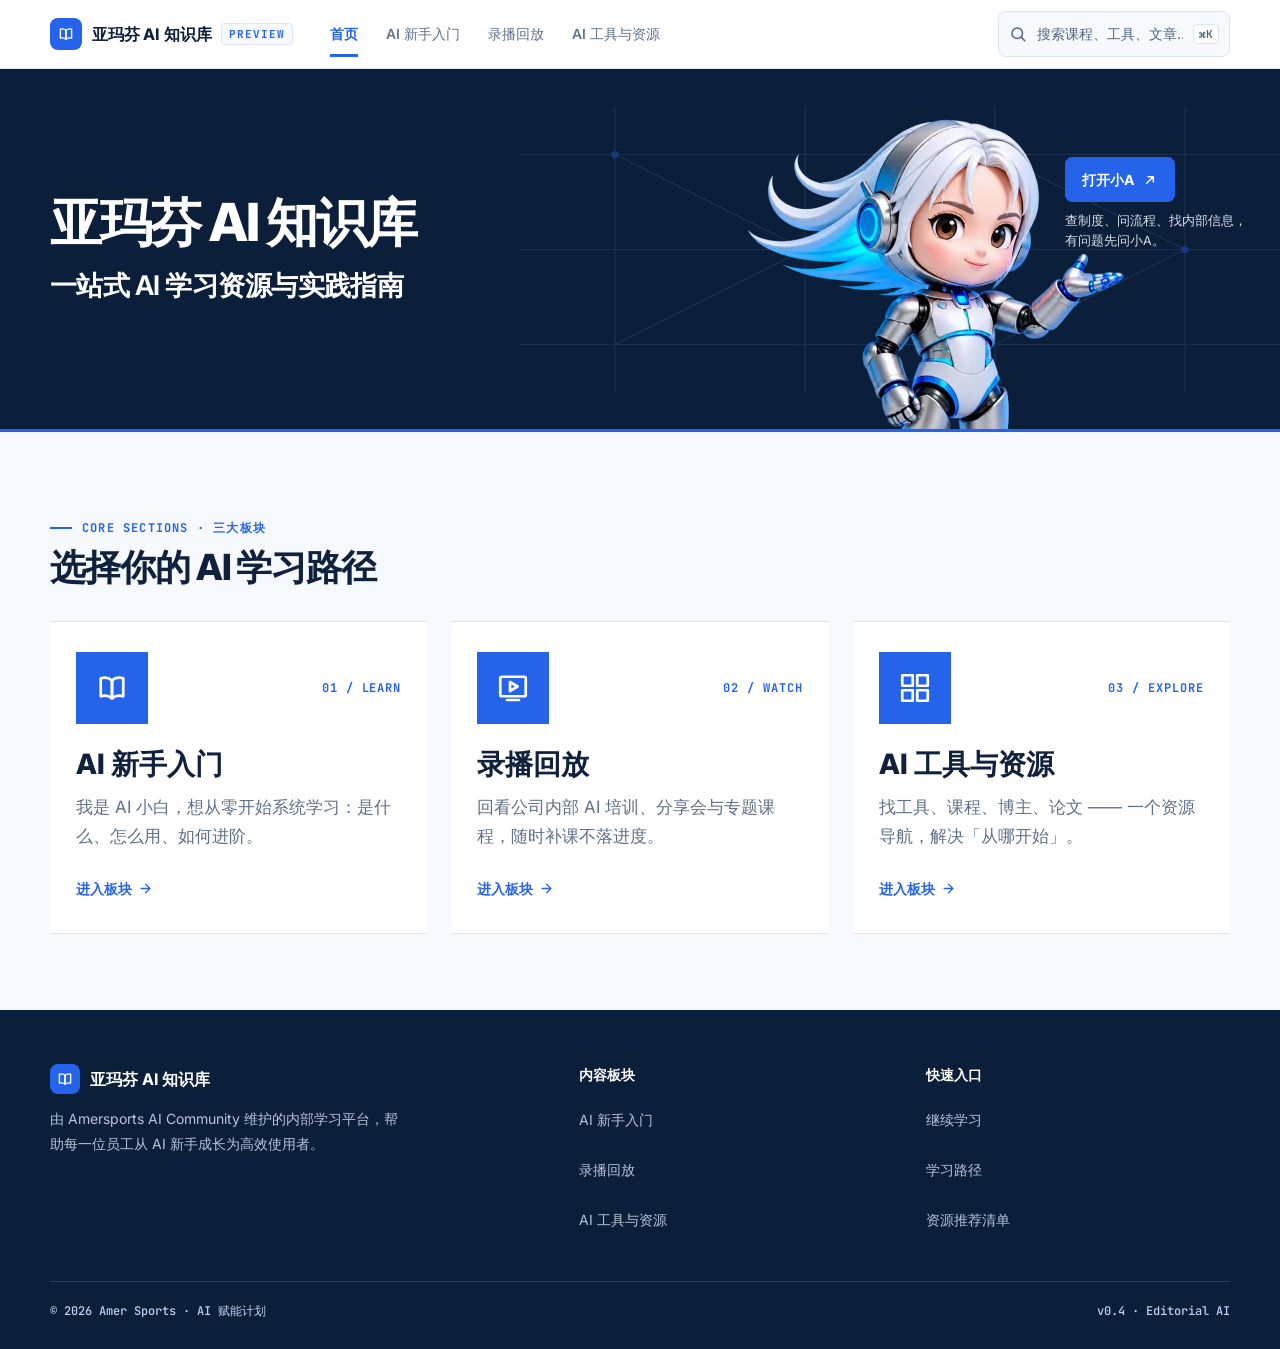
<file: site/knowledge-base/index.html>
<!DOCTYPE html>
<html lang="zh-CN">
<head>
<meta charset="UTF-8" />
<meta name="viewport" content="width=device-width, initial-scale=1.0" />
<title>亚玛芬 AI 知识库 · 首页</title>
<link rel="preconnect" href="https://fonts.googleapis.com">
<link rel="preconnect" href="https://fonts.gstatic.com" crossorigin>
<link href="https://fonts.googleapis.com/css2?family=Inter:wght@400;500;600;700;800&family=Space+Grotesk:wght@500;600;700&family=JetBrains+Mono:wght@500;700&display=swap" rel="stylesheet">
<link rel="stylesheet" href="style.css">
</head>
<body>

<!-- ========== 顶部导航 ========== -->
<header class="topbar" id="topbar">
  <div class="topbar-inner">
    <a class="brand" href="index.html">
      <span class="logo"><svg data-brand-icon="knowledge-book" aria-hidden="true" viewBox="0 0 24 24" fill="none" stroke-width="1.8" stroke-linecap="round" stroke-linejoin="round"><path d="M4.5 5.5c3.1-.8 5.6-.2 7.5 1.5v12c-1.9-1.7-4.4-2.3-7.5-1.5z"/><path d="M19.5 5.5c-3.1-.8-5.6-.2-7.5 1.5v12c1.9-1.7 4.4-2.3 7.5-1.5z"/></svg></span>
      亚玛芬 AI 知识库<small>PREVIEW</small>
    </a>
    <button class="nav-toggle" type="button" aria-label="打开主导航" aria-expanded="false" aria-controls="primaryNav">
      <span></span><span></span><span></span><span class="sr-only">打开导航</span>
    </button>
    <nav class="nav-links" id="primaryNav">
      <a href="index.html" class="active">首页</a>
      <a href="learn.html">AI 新手入门</a>
      <a href="video.html">录播回放</a>
      <a href="resources.html">AI 工具与资源</a>
    </nav>
    <div class="nav-right">
      <div class="search-wrap" id="searchWrap">
        <div class="search-box" id="searchBox">
          <svg viewBox="0 0 24 24" fill="none" stroke-width="2" stroke-linecap="round"><circle cx="11" cy="11" r="7"/><path d="M21 21l-4.3-4.3"/></svg>
          <input id="searchInput" type="text" aria-label="搜索课程、工具和文章" placeholder="搜索课程、工具、文章…" autocomplete="off">
          <span class="kbd">⌘K</span>
        </div>
        <div class="search-drop" id="searchDrop"></div>
      </div>
    </div>
  </div>
</header>

<main>
<!-- ========== Hero：门户入口 ========== -->
<section class="board-hero home-hero">
  <div class="hero-grid" aria-hidden="true"></div>
  <div class="container">
    <div class="bh-left reveal">
      <h1>亚玛芬 AI 知识库</h1>
      <p class="bh-subtitle">一站式 AI 学习资源与实践指南</p>
    </div>
    <div class="hero-mascot reveal">
      <div class="hero-xiaoa-entry">
        <a class="hero-xiaoa-cta" href="https://portal.amersports.cn/portal/indexs" target="_blank" rel="noopener">打开小A<svg viewBox="0 0 24 24" fill="none" stroke-width="2.2" stroke-linecap="round" stroke-linejoin="round" aria-hidden="true"><path d="M7 17L17 7M9 7h8v8"/></svg></a>
        <p>查制度、问流程、找内部信息，有问题先问小A。</p>
      </div>
      <picture>
        <source srcset="img/xiaoa-home-480.webp" type="image/webp">
        <img src="img/xiaoa-home.png" width="400" height="480" alt="抬手欢迎的小A AI 助手" fetchpriority="high" decoding="async">
      </picture>
    </div>
  </div>
</section>

<!-- ========== 三大板块入口 ========== -->
<section class="section">
  <div class="container">
    <div class="section-head">
      <div>
        <div class="tag">CORE SECTIONS · 三大板块</div>
        <h2>选择你的 AI 学习路径</h2>
      </div>
    </div>
    <div class="entry-row">
      <a class="entry-card" href="learn.html">
        <span class="ec-top">
          <span class="ec-num">01 / LEARN</span>
          <span class="ec-icon"><svg data-entry-icon="learn" aria-hidden="true" viewBox="0 0 24 24" fill="none" stroke-width="1.8" stroke-linecap="round" stroke-linejoin="round"><path d="M4.5 5.5c3.1-.8 5.6-.2 7.5 1.5v12c-1.9-1.7-4.4-2.3-7.5-1.5z"/><path d="M19.5 5.5c-3.1-.8-5.6-.2-7.5 1.5v12c1.9-1.7 4.4-2.3 7.5-1.5z"/></svg></span></span>
        <h3>AI 新手入门</h3>
        <p>我是 AI 小白，想从零开始系统学习：是什么、怎么用、如何进阶。</p>
        <span class="ec-link">进入板块<svg aria-hidden="true" viewBox="0 0 24 24" fill="none" stroke-width="2.2" stroke-linecap="round" stroke-linejoin="round"><path d="M5 12h14M12 5l7 7-7 7"/></svg></span>
      </a>
      <a class="entry-card" href="video.html">
        <span class="ec-top">
          <span class="ec-num">02 / WATCH</span>
          <span class="ec-icon"><svg data-entry-icon="watch" aria-hidden="true" viewBox="0 0 24 24" fill="none" stroke-width="1.8" stroke-linecap="round" stroke-linejoin="round"><rect x="3.5" y="4.5" width="17" height="13" rx="1"/><path d="m10 8 5 3-5 3zM8 20h8"/></svg></span></span>
        <h3>录播回放</h3>
        <p>回看公司内部 AI 培训、分享会与专题课程，随时补课不落进度。</p>
        <span class="ec-link">进入板块<svg aria-hidden="true" viewBox="0 0 24 24" fill="none" stroke-width="2.2" stroke-linecap="round" stroke-linejoin="round"><path d="M5 12h14M12 5l7 7-7 7"/></svg></span>
      </a>
      <a class="entry-card" href="resources.html">
        <span class="ec-top">
          <span class="ec-num">03 / EXPLORE</span>
          <span class="ec-icon"><svg data-entry-icon="resources" aria-hidden="true" viewBox="0 0 24 24" fill="none" stroke-width="1.8" stroke-linejoin="round"><rect x="3.5" y="3.5" width="7" height="7"/><rect x="13.5" y="3.5" width="7" height="7"/><rect x="3.5" y="13.5" width="7" height="7"/><rect x="13.5" y="13.5" width="7" height="7"/></svg></span></span>
        <h3>AI 工具与资源</h3>
        <p>找工具、课程、博主、论文 —— 一个资源导航，解决「从哪开始」。</p>
        <span class="ec-link">进入板块<svg aria-hidden="true" viewBox="0 0 24 24" fill="none" stroke-width="2.2" stroke-linecap="round" stroke-linejoin="round"><path d="M5 12h14M12 5l7 7-7 7"/></svg></span>
      </a>
    </div>
  </div>
</section>
</main>

<!-- ========== 页脚 ========== -->
<footer class="footer">
  <div class="container">
    <div class="footer-grid">
      <div>
        <div class="f-brand">
          <span class="logo"><svg data-brand-icon="knowledge-book" aria-hidden="true" viewBox="0 0 24 24" fill="none" stroke-width="1.8" stroke-linecap="round" stroke-linejoin="round"><path d="M4.5 5.5c3.1-.8 5.6-.2 7.5 1.5v12c-1.9-1.7-4.4-2.3-7.5-1.5z"/><path d="M19.5 5.5c-3.1-.8-5.6-.2-7.5 1.5v12c1.9-1.7 4.4-2.3 7.5-1.5z"/></svg></span>
          亚玛芬 AI 知识库
        </div>
        <p class="f-desc">由 Amersports AI Community 维护的内部学习平台，帮助每一位员工从 AI 新手成长为高效使用者。</p>
      </div>
      <div>
        <h2 class="footer-heading">内容板块</h2>
        <ul>
          <li><a href="learn.html">AI 新手入门</a></li>
          <li><a href="video.html">录播回放</a></li>
          <li><a href="resources.html">AI 工具与资源</a></li>
        </ul>
      </div>
      <div>
        <h2 class="footer-heading">快速入口</h2>
        <ul>
          <li><a href="learn.html">继续学习</a></li>
          <li><a href="learn.html">学习路径</a></li>
          <li><a href="resources.html">资源推荐清单</a></li>
        </ul>
      </div>
    </div>
    <div class="footer-bottom">
      <span>© 2026 Amer Sports · AI 赋能计划</span>
      <span>v0.4 · Editorial AI</span>
    </div>
  </div>
</footer>

<script src="search.js"></script>
<script src="site.js"></script>
</body>
</html>
</file>
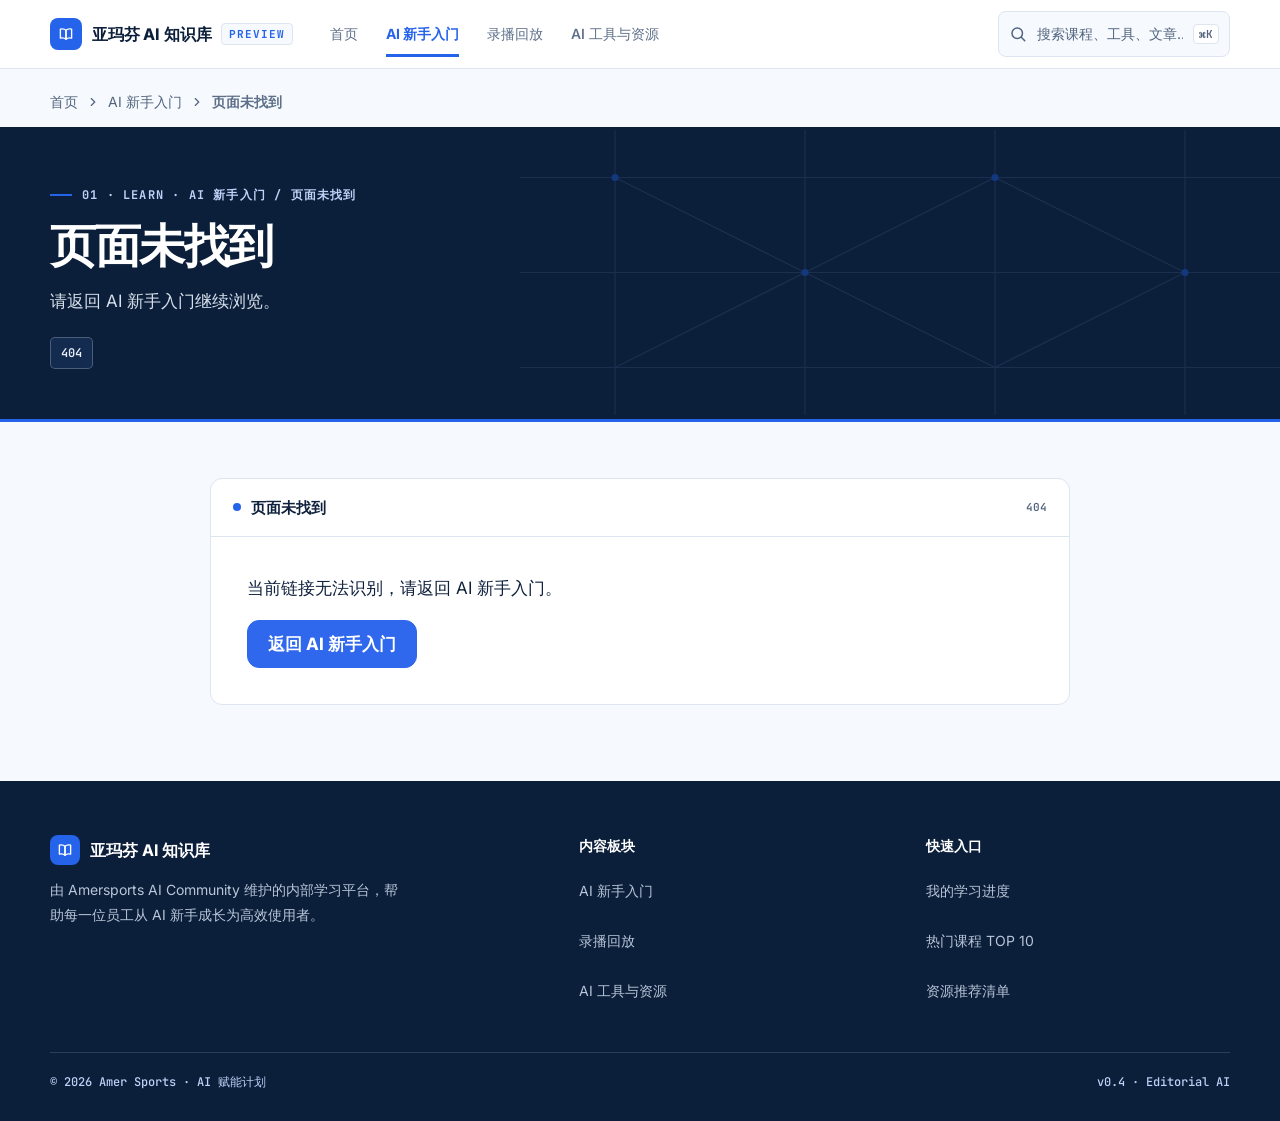
<file: site/knowledge-base/detail.html>
<!DOCTYPE html>
<html lang="zh-CN">
<head>
<meta charset="UTF-8" />
<meta name="viewport" content="width=device-width, initial-scale=1.0" />
<title>内容页 · 亚玛芬 AI 知识库</title>
<link rel="preconnect" href="https://fonts.googleapis.com">
<link rel="preconnect" href="https://fonts.gstatic.com" crossorigin>
<link href="https://fonts.googleapis.com/css2?family=Inter:wght@400;500;600;700;800&family=Space+Grotesk:wght@500;600;700&family=JetBrains+Mono:wght@500;700&display=swap" rel="stylesheet">
<link rel="stylesheet" href="style.css">
<link rel="stylesheet" href="learning-experience.css">
<style>
/* 视频列表骨架专用 */
.sk-vlist{display:grid;grid-template-columns:repeat(3,1fr);gap:22px}
.sk-vcard{background:#fff;border:1px solid var(--line);border-radius:var(--radius);overflow:hidden}
.sk-vcard .sk-thumb{position:relative;aspect-ratio:16/9;background:#163059;display:grid;place-items:center}
.sk-vcard .sk-thumb::before{content:"";position:absolute;inset:12px;border:1px solid rgba(255,255,255,.12)}
.sk-vcard .sk-thumb .play{position:relative;z-index:2;width:46px;height:46px;border-radius:50%;background:rgba(255,255,255,.9);display:grid;place-items:center}
.sk-vcard .sk-thumb .play svg{width:17px;height:17px;fill:#0E2144;margin-left:2px}
.sk-vcard .sk-thumb .sk-dur{position:absolute;z-index:2;right:12px;bottom:12px;width:42px;height:18px;border-radius:6px;background:rgba(8,18,38,.5)}
.sk-vcard .sk-body{padding:16px 18px 18px}
.sk-vcard .sk-body .sk{margin-bottom:10px}
/* ===== 真实内容排版（简约） ===== */
.rt-sec{margin-bottom:30px}
.rt-sec:last-child{margin-bottom:0}
.rt-sec h3{font-size:17px;font-weight:700;margin-bottom:12px;display:flex;align-items:center;gap:10px}
.rt-sec h3::before{content:"";width:4px;height:16px;border-radius:2px;background:var(--accent,#2563EB)}
.rt-sec p{font-size:14px;color:var(--ink-700);line-height:1.75;margin-bottom:10px}
.rt-ul{margin:8px 0 14px}
.rt-ul li{position:relative;padding-left:18px;font-size:14px;color:var(--ink-700);line-height:1.7;margin-bottom:6px}
.rt-ul li::before{content:"";position:absolute;left:2px;top:11px;width:6px;height:6px;border-radius:50%;background:var(--accent,#2563EB)}
.rt-ul li b{color:var(--ink-900)}
.rt-code{background:#0E2144;color:#DBE7FA;border-radius:10px;padding:16px 18px;font-family:var(--font-mono);font-size:12.5px;line-height:1.7;white-space:pre-wrap;margin:12px 0 6px}
.rt-table{width:100%;border-collapse:collapse;font-size:13.5px;margin:12px 0 6px}
.rt-table th{text-align:left;font-weight:600;color:var(--ink-400);font-size:12px;padding:8px 12px;border-bottom:2px solid var(--line)}
.rt-table td{padding:10px 12px;border-bottom:1px solid var(--line);color:var(--ink-700);vertical-align:top;line-height:1.55}
.rt-table td:first-child{font-weight:600;color:var(--ink-900);white-space:nowrap}
.tl-year{font-family:var(--font-mono);font-size:13px;font-weight:700;color:var(--accent,#2563EB);margin-bottom:4px}
.tl-body b{display:block;font-size:14.5px;font-weight:700;color:var(--ink-900);margin-bottom:3px}
.tl-body p{font-size:13px;color:var(--ink-500);line-height:1.6}
/* 真实视频卡 */
.rv-title{display:block;font-size:14px;font-weight:700;color:var(--ink-900);line-height:1.45;margin-bottom:8px}
.rv-meta{display:flex;flex-wrap:wrap;gap:4px 12px;font-size:12px;color:var(--ink-400);margin-bottom:10px}
.rv-tagrow{display:flex;gap:6px;flex-wrap:wrap}
.rv-tagrow span{font-size:11px;color:var(--blue-600);background:var(--blue-50);border:1px solid var(--blue-100);padding:2px 9px;border-radius:99px}
.rv-badge-demo{position:absolute;z-index:2;top:12px;left:12px;font-size:11px;font-weight:600;color:#fff;background:rgba(8,18,38,.55);border:1px solid rgba(255,255,255,.25);padding:3px 10px;border-radius:99px}
.rv-badge-real{background:var(--blue-600);border-color:transparent}
.rv-real{display:block;text-decoration:none;color:inherit;transition:transform .25s,box-shadow .25s,border-color .25s}
.rv-real:hover{transform:translateY(-4px);box-shadow:var(--shadow-hover);border-color:var(--blue-500)}
.rv-dur-txt{position:absolute;z-index:2;right:12px;bottom:12px;font-family:var(--font-mono);font-size:11px;font-weight:600;color:#fff;background:rgba(8,18,38,.6);padding:2px 8px;border-radius:6px}
/* ===== 知识卡片组件（概念卡 / 步骤 / 术语 / 时代 / 金句） ===== */
.kb-quote{position:relative;background:var(--blue-50);border:1px solid var(--blue-100);border-left:4px solid var(--accent,#2563EB);border-radius:10px;padding:16px 18px;margin:14px 0;font-size:14px;color:var(--ink-700);line-height:1.7}
.kb-quote .kq-note{display:block;margin-top:6px;font-size:12px;color:var(--ink-400)}
.kb-cards{display:grid;grid-template-columns:repeat(2,1fr);gap:14px;margin:12px 0}
.kb-cards.cols3{grid-template-columns:repeat(3,1fr)}
.kb-card{background:#fff;border:1px solid var(--line);border-radius:12px;padding:16px 18px;transition:border-color .2s,box-shadow .2s}
.kb-card:hover{border-color:var(--accent,#2563EB);box-shadow:var(--shadow-hover)}
.kb-card .kc-tag{display:inline-block;font-family:var(--font-mono);font-size:10.5px;font-weight:600;color:var(--accent,#2563EB);background:var(--blue-50);border:1px solid var(--blue-100);padding:1px 8px;border-radius:99px;margin-bottom:8px}
.kb-card b{display:block;font-size:14.5px;font-weight:700;margin-bottom:4px}
.kb-card p{font-size:12.5px;color:var(--ink-500);line-height:1.55;margin:0}
.kb-steps{margin:12px 0}
.kb-step{display:flex;gap:14px;padding:12px 0;border-bottom:1px dashed var(--line)}
.kb-step:last-child{border-bottom:none}
.kb-step .ks-num{flex:none;width:28px;height:28px;border-radius:8px;background:var(--blue-50);border:1px solid var(--blue-100);color:var(--accent,#2563EB);font-family:var(--font-mono);font-size:13px;font-weight:700;display:grid;place-items:center}
.kb-step b{display:block;font-size:14px;font-weight:700;margin-bottom:3px}
.kb-step p{font-size:13px;color:var(--ink-500);line-height:1.6;margin:0}
.kb-terms{display:grid;grid-template-columns:1fr;gap:14px;margin:12px 0}
.kb-term{background:#fff;border:1px solid var(--line);border-radius:12px;padding:16px 18px}
.kb-term .kt-head{display:flex;align-items:center;gap:10px;margin-bottom:10px}
.kb-term .kt-head b{font-size:15px;font-weight:700}
.kb-term .kt-head .kt-tag{font-size:11px;font-weight:600;color:var(--accent,#2563EB);background:var(--blue-50);border:1px solid var(--blue-100);padding:1px 9px;border-radius:99px}
.kb-term .kt-row{font-size:13px;color:var(--ink-700);line-height:1.65;margin-bottom:6px}
.kb-term .kt-row:last-child{margin-bottom:0}
.kb-term .kt-row b{color:var(--ink-900);margin-right:4px}
.kb-eras{display:grid;grid-template-columns:repeat(2,1fr);gap:14px;margin:12px 0}
.kb-era{background:#fff;border:1px solid var(--line);border-radius:12px;padding:16px 18px;border-top:3px solid var(--accent,#2563EB)}
.kb-era .ke-year{font-family:var(--font-mono);font-size:12px;font-weight:700;color:var(--accent,#2563EB);letter-spacing:.04em;margin-bottom:6px}
.kb-era b{display:block;font-size:14.5px;font-weight:700;margin-bottom:4px}
.kb-era .ke-key{font-size:12.5px;color:var(--ink-700);line-height:1.55;margin-bottom:6px}
.kb-era .ke-key em{font-style:normal;font-weight:700;color:var(--accent,#2563EB)}
.kb-era p{font-size:12px;color:var(--ink-400);line-height:1.5;margin:0}
</style>
</head>
<body>

<!-- ========== 顶部导航（active 由 JS 设置） ========== -->
<header class="topbar" id="topbar">
  <div class="topbar-inner">
    <a class="brand" href="index.html">
      <span class="logo"><svg data-brand-icon="knowledge-book" aria-hidden="true" viewBox="0 0 24 24" fill="none" stroke-width="1.8" stroke-linecap="round" stroke-linejoin="round"><path d="M4.5 5.5c3.1-.8 5.6-.2 7.5 1.5v12c-1.9-1.7-4.4-2.3-7.5-1.5z"/><path d="M19.5 5.5c-3.1-.8-5.6-.2-7.5 1.5v12c1.9-1.7 4.4-2.3 7.5-1.5z"/></svg></span>
      亚玛芬 AI 知识库<small>PREVIEW</small>
    </a>
    <button class="nav-toggle" type="button" aria-label="打开主导航" aria-expanded="false" aria-controls="primaryNav">
      <span></span><span></span><span></span><span class="sr-only">打开导航</span>
    </button>
    <nav class="nav-links" id="primaryNav">
      <a href="index.html">首页</a>
      <a href="learn.html" data-nav="learn">AI 新手入门</a>
      <a href="video.html" data-nav="video">录播回放</a>
      <a href="resources.html" data-nav="resources">AI 工具与资源</a>
    </nav>
    <div class="nav-right">
      <div class="search-wrap" id="searchWrap">
        <div class="search-box" id="searchBox">
          <svg viewBox="0 0 24 24" fill="none" stroke-width="2" stroke-linecap="round"><circle cx="11" cy="11" r="7"/><path d="M21 21l-4.3-4.3"/></svg>
          <input id="searchInput" type="text" aria-label="搜索课程、工具和文章" placeholder="搜索课程、工具、文章…" autocomplete="off">
          <span class="kbd">⌘K</span>
        </div>
        <div class="search-drop" id="searchDrop"></div>
      </div>
    </div>
  </div>
</header>

<!-- ========== 面包屑（JS 渲染） ========== -->
<nav class="crumb" id="crumb"></nav>

<!-- ========== 子板块 Hero（accent 配色由 JS 注入） ========== -->
<section class="detail-hero" id="detailHero">
  <div class="container">
    <div class="dh-tag" id="dhTag"></div>
    <h1 id="dhTitle"></h1>
    <p class="desc" id="dhDesc"></p>
    <div class="dh-meta" id="dhMeta"></div>
  </div>
</section>

<!-- ========== 内容骨架 ========== -->
<section class="detail-body">
  <div class="container reading-shell">
    <div class="detail-card">
      <div class="dc-head">
        <span class="dot"></span>
        <b id="dcTitle">内容</b>
        <span class="tag-note" id="dcNote"></span>
      </div>
      <div class="dc-body" id="dcBody"></div>
    </div>
    <div class="placeholder-note" id="phNoteBox" style="display:none">
      <svg viewBox="0 0 24 24" fill="none" stroke-width="2" stroke-linecap="round" stroke-linejoin="round"><path d="M12 9v4M12 17h.01"/><path d="M10.3 3.9L1.8 18a2 2 0 0 0 1.7 3h17a2 2 0 0 0 1.7-3L13.7 3.9a2 2 0 0 0-3.4 0z"/></svg>
      <p id="phNote"></p>
    </div>
  </div>
</section>

<!-- ========== 页脚 ========== -->
<footer class="footer">
  <div class="container">
    <div class="footer-grid">
      <div>
        <div class="f-brand">
          <span class="logo"><svg data-brand-icon="knowledge-book" aria-hidden="true" viewBox="0 0 24 24" fill="none" stroke-width="1.8" stroke-linecap="round" stroke-linejoin="round"><path d="M4.5 5.5c3.1-.8 5.6-.2 7.5 1.5v12c-1.9-1.7-4.4-2.3-7.5-1.5z"/><path d="M19.5 5.5c-3.1-.8-5.6-.2-7.5 1.5v12c1.9-1.7 4.4-2.3 7.5-1.5z"/></svg></span>
          亚玛芬 AI 知识库
        </div>
        <p class="f-desc">由 Amersports AI Community 维护的内部学习平台，帮助每一位员工从 AI 新手成长为高效使用者。</p>
      </div>
      <div>
        <h2 class="footer-heading">内容板块</h2>
        <ul>
          <li><a href="learn.html">AI 新手入门</a></li>
          <li><a href="video.html">录播回放</a></li>
          <li><a href="resources.html">AI 工具与资源</a></li>
        </ul>
      </div>
      <div>
        <h2 class="footer-heading">快速入口</h2>
        <ul>
          <li><a href="learn.html">我的学习进度</a></li>
          <li><a href="video.html">热门课程 TOP 10</a></li>
          <li><a href="resources.html">资源推荐清单</a></li>
        </ul>
      </div>
    </div>
    <div class="footer-bottom">
      <span>© 2026 Amer Sports · AI 赋能计划</span>
      <span>v0.4 · Editorial AI</span>
    </div>
  </div>
</footer>

<script src="learning-experience.js"></script>
<script>
/* ================= 子板块配置（含各自 accent 配色） ================= */
var CONFIG = {
  learn: {
    nav: 'learn', title: 'AI 新手入门', crumb: 'AI 新手入门', num: '01 · LEARN',
    subs: {
      'ai-basics':       { name:'AI 到底是什么',       accent:'#2563EB', structure:'learning', desc:'不用学操作，说人话就行。代价是它每次都在猜。', meta:['概念','动手试','约 8 分钟'] },
      'ai-boundaries':   { name:'哪些能信，哪些得自己核', accent:'#2563EB', structure:'learning', desc:'它不会说「我不知道」，判断的活落在你身上。', meta:['判断','动手试','约 10 分钟'] },
      'ai-prompting':    { name:'话怎么说它才懂',     accent:'#2563EB', structure:'learning', desc:'把它当入职第一天的新同事，给背景别给形容词。', meta:['表达','实操','约 10 分钟'] },
      'ai-delegation':   { name:'哪些活能交给它',     accent:'#2563EB', structure:'learning', desc:'有没有标准答案，错了代价多大，两问定位。', meta:['分工','练习','约 8 分钟'] },
      'ai-workflow':     { name:'好用的那次，怎么让它下次还好用', accent:'#2563EB', structure:'learning', desc:'写成菜谱，插好检查点，记牢数据红线。', meta:['工作流','沉淀','约 8 分钟'] },
      'ai-verification': { name:'哪些能信，哪些得自己核', accent:'#2563EB', structure:'learning', desc:'原「验证结果」已并入本章。', meta:['判断','动手试','约 10 分钟'] },
      'ai-companies':    { name:'AI 公司与资源',     accent:'#2563EB', structure:'learning', desc:'该内容已移至 AI 工具与资源。', meta:['内容迁移'] },
      'ai-models':       { name:'AI 模型与工具',     accent:'#2563EB', structure:'learning', desc:'该内容已移至 AI 工具与资源。', meta:['内容迁移'] }
    }
  },
  video: {
    nav: 'video', title: '录播回放', crumb: '录播回放', num: '02 · WATCH',
    subs: {
      'ai-training': { name:'AI 培训',         accent:'#2563EB', structure:'video-list', desc:'面向全员的基础与进阶培训：工具使用、办公提效、最佳实践。', meta:['18 期','更新至 2026-07'] },
      'share':       { name:'AI 分享会',       accent:'#1D4FD7', structure:'video-list', desc:'同事与嘉宾的经验分享：真实案例、踩坑记录、效率心得。', meta:['32 期','更新至 2026-07'] },
      'course':      { name:'专题课程',        accent:'#3B82F6', structure:'video-list', desc:'围绕单一主题的深度课程：Prompt、数据分析、Agent 等。', meta:['24 期','更新至 2026-07'] },
      'lecture':     { name:'内部讲座',        accent:'#3B82F6', structure:'video-list', desc:'邀请内外部专家带来的主题讲座：趋势、视野、前沿话题。', meta:['15 期','更新至 2026-06'] },
      'webinar':     { name:'Webinar / Workshop', accent:'#60A5FA', structure:'video-list', desc:'线上研讨会与动手工作坊：边看边练，跟着做一遍。', meta:['20 期','更新至 2026-07'] }
    }
  },
  resources: {
    nav: 'resources', title: 'AI 工具与资源', crumb: 'AI 工具与资源', num: '03 · EXPLORE',
    subs: {
      'tools':    { name:'AI 工具',         accent:'#2563EB', structure:'list', desc:'好用的 AI 工具清单：海外 / 国内 / 公司内部，附使用建议。', meta:['24 个','按类别筛选'] },
      'courses':  { name:'课程推荐',        accent:'#1D4FD7', structure:'list', desc:'精选外部优质课程：入门、提示词、Agent，附难度与时长。', meta:['12 门','按难度筛选'] },
      'creators': { name:'博主 / 内容创作者', accent:'#3B82F6', structure:'list', desc:'AI 领域值得关注的创作者：产品 / 技术 / 行业视角全覆盖。', meta:['16 位','按方向筛选'] },
      'reading':  { name:'论文 / 阅读材料',  accent:'#3B82F6', structure:'list', desc:'经典论文、行业报告与推荐阅读，从深度内容延伸学习。', meta:['28 篇','按类型筛选'] }
    }
  }
};

/* ================= 真实内容数据 ================= */
var CONTENT = {

/* ---------- 01 LEARN · 文章类 ---------- */
'ai-what': { type:'article', secs:[
  { h:'一个不严谨但好用的定义', ps:[
    '人工智能（Artificial Intelligence，AI）：让机器完成「通常需要人类智能才能完成」的任务——理解语言、识别图像、推理决策、生成内容。它不是一项单一技术，而是一个不断演进的技术族群：从早期的规则系统，到机器学习，再到今天的深度学习和大模型。',
    '一句话理解今天的主流 AI：它不是「查数据库」，而是基于海量数据学到的统计规律，对「下一个最合适的词 / 像素 / 动作」做预测。预测足够好，看起来就像「智能」。'
  ]},
  { h:'三个经常被混用的层次', cards:[
    { tag:'NARROW AI', t:'弱人工智能', d:'只擅长特定任务的 AI：下棋、翻译、推荐、画图。我们今天用到的所有 AI 都属于这一类，包括 ChatGPT 和大模型——强大但没有自我意识。' },
    { tag:'AGI', t:'强人工智能', d:'假想中能像人一样跨领域学习、推理、解决任意问题的通用智能。目前仍是研究与争论的目标，定义和实现时间分歧很大。' },
    { tag:'ASI', t:'超级智能', d:'假想中全面超越人类智能的形态，属于哲学与前瞻讨论范畴，也是 AI 安全与治理研究关注的长期议题。' }
  ]},
  { h:'四个词，层层嵌套', ps:['AI、机器学习、深度学习、大模型常被混用，其实是层层包含的关系，从外到内：'], cards:[
    { tag:'最外层', t:'人工智能 AI', d:'1956 年提出 · 让机器完成智能任务的总称' },
    { tag:'第 2 层', t:'机器学习 ML', d:'不写死规则，让机器从数据中自己学规律' },
    { tag:'第 3 层', t:'深度学习 DL', d:'用多层神经网络学习，2012 年起爆发' },
    { tag:'最内层', t:'大模型 / 生成式 AI', d:'Transformer + 海量数据 · ChatGPT 以来的主流范式' }
  ]},
  { h:'三要素：数据、算力、算法', cards:[
    { tag:'燃料', t:'数据', d:'互联网文本、图片、视频、代码是训练大模型的原料，规模与质量直接决定能力上限。' },
    { tag:'引擎', t:'算力', d:'训练一次前沿大模型需数千张 GPU/加速卡连续工作数周，这也是英伟达成为 AI 核心供应商的原因。' },
    { tag:'配方', t:'算法', d:'Transformer 架构 + 预训练 + 对齐微调是当前「标准配方」，算法创新（MoE、推理链）持续降本增效。' }
  ]},
  { h:'大语言模型怎么工作：五步看懂', steps:[
    { t:'收集语料', d:'用互联网上万亿级别的文字、代码、书籍作为学习材料。' },
    { t:'切成 Token', d:'文本被拆成小单元（token），模型只认识数字化的 token 序列。' },
    { t:'预测下一个词', d:'Transformer 结构反复练习「根据前文猜下一个词」，学到语言与世界知识。' },
    { t:'对齐与调优', d:'通过人类反馈（RLHF 等）让回答更安全、有用、符合指令。' },
    { t:'推理与工具', d:'上线后结合搜索、代码执行、图片理解等工具，成为全能助手。' }
  ]},
  { h:'为什么它有时「一本正经地胡说八道」？', ps:[
    '因为模型的本质是概率预测，而不是「检索事实」。当训练数据不足或问题含糊时，它会生成看起来通顺但错误的回答，业内称之为幻觉（Hallucination）。所以重要信息一定要让它给出来源、或人工复核。'
  ], quote:'AI 像一个记忆力超强、但偶尔说梦话的天才实习生——好用，但不能完全信。', quoteNote:'—— 关于「幻觉」最常被引用的一句比喻'},
  { h:'三句话带走', ul:[
    '今天的 AI 是「从数据中学规律的统计机器」，强大但没有自我意识；',
    'AI 76 年走了「三起两落」，这一轮浪潮的根基是数据、算力、算法三要素同时成熟；',
    '大模型的本质是「预测下一个词」，用好它的关键是理解它的能力边界。'
  ]}
]},

'prompt-basics': { type:'article', secs:[
  { h:'为什么提示词这么重要？', ps:[
    '问完 AI 拿到一个看起来完整、但完全用不上的答案，问题往往不在 AI，在提示词。提示词是「你和 AI 之间的接口」——同样的模型，提示词写得好不好，产出质量可以差出 10 倍。',
    '下面 5 个方法是公认的「能立刻见效」的写法，按推荐顺序掌握就能覆盖 80% 的日常场景。'
  ]},

  { h:'方法一 · 说清楚要什么，别让 AI 猜', ps:[
    '这是最简单、也最容易被忽视的一条。AI 会尽力「推测」你的意图，但推测出来的结果往往不是你想要的。',
    '把你对结果的四个维度写完整 —— <b>格式、长度、受众、语气</b>，AI 才能交出能用的东西。'
  ], cards:[
    { tag:'含糊', t:'「帮我整理一下今天的会议内容。」', d:'AI 只能给出一份通用版纪要，可能格式不是你想要的、长短失控、要点模糊。' },
    { tag:'清晰', t:'明确格式 / 长度 / 受众 / 语气', d:'「根据以下会议记录整理成纪要。格式：【会议结论】【待办事项（含负责人和截止时间）】【下次议题】，300 字以内，语言简洁。」' }
  ], ps2:['Anthropic 的黄金法则：把提示词给一个完全不了解这件事的同事看，问他能不能照着做。如果他会懵，AI 也会懵。']},

  { h:'方法二 · 给背景，让 AI 真正理解你的处境', ps:[
    '同样是「写一封邮件」，发给老板和发给供应商完全是两种写法。AI 不了解你的处境，就只能给你一个「通用版」—— 看起来没毛病，但哪里都不对味。',
    '关键技巧：告诉 AI <b>「为什么」</b>，比告诉它「做什么」更有效。「我需要正式一点，因为对方是甲方高层」比「写正式一点」效果好得多。'
  ], cards:[
    { tag:'无背景', t:'「帮我写一封催款邮件。」', d:'AI 只能给一份「礼貌但空」的通用模板，缺少关键信息。' },
    { tag:'有背景', t:'说明金额、关系、态度、底线', d:'「催款邮件。背景：合作 3 年的老客户，账期超 30 天，金额 5 万，关系不错不想伤和气，但必须让他重视这件事。语气：委婉但明确，给对方留个台阶下。」' }
  ], ps2:['OpenAI 推荐的提示词四层结构：', '身份 Identity（扮演什么角色） + 指令 Instructions（做什么、遵守什么规则） + 示例 Examples（期望的输出长什么样） + 上下文 Context（背景、素材、文档）']},

  { h:'方法三 · 给例子，让 AI 直接照着学', ps:[
    '有一个规律：你用一千字描述想要什么格式，不如直接给 AI 一个例子看。AI 会从例子里自动归纳出规律，然后照着来。这叫 <b>Few-Shot（少样本）提示</b>，是 Anthropic 和 OpenAI 都重点推荐的技巧。'
  ], code:
'任务：把下面的事务性通知改写成我们团队的风格。\n\n我们的风格是这样的——\n【示例1】\n原文：请大家于周五前提交本月报销。\n改写：📝 提醒！本月报销截止周五，需要报销的同学记得提交，有问题找小林。\n\n【示例2】\n原文：明天上午10点有全员会议，请准时参加。\n改写：📢 明天10:00 全员大会，3楼会议室，不见不散～\n\n现在请改写：\n原文：下周一起，停车场B区暂停使用，请各位改停A区或C区。',
  ul:[
    '<b>给 3-5 个例子</b>效果最好，太少学不到规律，太多反而让 AI 注意力分散',
    '<b>例子要多样</b>，避免让 AI 学到「无意间的规律」（比如你给的例子全都以 emoji 开头，AI 可能会以为这是固定格式）'
  ]},

  { h:'方法四 · 给 AI 一个角色，让它换身份说话', ps:[
    '同一个问题，问「一个 AI」和问「一位从业 10 年的职场老鸟」，得到的答案完全不同。角色设定会让 AI 自动切换视角、语气和知识深度，一句话就能生效。'
  ], cards:[
    { tag:'无角色', t:'「帮我分析这个方案的风险。」', d:'AI 给你一份万金油式的通用风险清单，谁看都挑不出毛病，但也没人用得上。' },
    { tag:'有角色', t:'具体身份 + 行为倾向', d:'「你是一位负责过 50+ 项目的风控经理，专门挑方案里的坑。分析这个方案，不废话，直接说最可能出问题的 3 个点。」' }
  ], ps2:['四个最好用的职场角色模板：']},
  { h:'', cards:[
    { tag:'严格编辑', t:'资深商业文案编辑', d:'识别空话、废话、夸大表述和逻辑漏洞。审阅以下文字，直接指出哪里要改，不用客气。' },
    { tag:'挑剔甲方', t:'见过太多 PPT 的甲方总监', d:'对套话免疫，只关注实际价值和落地可行性。评价以下方案哪里说服不了你。' },
    { tag:'对方律师', t:'谈判对方的律师', d:'找出我方合同中对我们不利的条款和模糊之处，逐条分析。' },
    { tag:'新员工', t:'刚入职 3 个月的新员工', d:'指出操作手册里你看不懂、按说明操作可能会出错的地方。' }
  ], ps2:['进阶技巧：如果你经常用某个角色，可以把它存在「系统提示（System Prompt）」里，AI 在整个对话中始终保持这个身份，不用每次重复设定。']},

  { h:'方法五 · 让 AI 先拆解再回答，复杂问题别直接问', ps:[
    '遇到复杂问题，很多人直接问 AI「你觉得怎么办」——AI 会给你一个听起来完整、但实际上是拍脑袋得出的答案。',
    '更好的做法是：让 AI <b>先把问题拆开、一步步推理，最后才给结论</b>。这叫思维链（Chain of Thought），会让 AI 像一个认真思考的人，而不是快速拍脑袋的机器。'
  ], cards:[
    { tag:'直接问结论', t:'「我们该不该接这个客户？」', d:'AI 随机给你「可以接」或「建议谨慎」，没依据、没逻辑。' },
    { tag:'逐步分析', t:'要求分步骤输出', d:'「请先分析这个客户的优势和风险，结合我们目前的资源情况，最后给出建议和理由。」' }
  ], code:
'请帮我分析以下决策，按顺序来：\n第一步：列出接这个项目的理由（机会点）\n第二步：列出不接的理由（风险点）\n第三步：结合我的资源限制评估可行性\n第四步：给出你的最终建议和核心理由\n\n项目情况：[描述项目]\n我们的资源限制：[人力、时间、预算]\n客户特点：[描述客户背景]',
  ul:[
    '<b>不要滥用：</b>简单任务不需要这个方法。问「帮我把这段话翻译成英文」，不需要让 AI 先分析翻译策略再翻。',
    '<b>自我验证：</b>在最后加一句「完成前，请检查你的答案是否符合 [某个标准]」—— 让 AI 做一次自我验证，进一步降低出错的概率。'
  ]},

  { h:'五大方法快速对照', table:{
    head:['方法','最适合场景','核心动作'],
    rows:[
      ['说清楚要什么','所有场景，基础必备','明确格式、长度、受众、语气'],
      ['给背景','邮件、方案、沟通脚本','说清「为什么这样做」'],
      ['给例子','有固定格式/风格要求时','直接给 3-5 个输入输出示例'],
      ['给角色','需要专业视角或特定语气','设定具体身份和行为倾向'],
      ['先拆解再回答','复杂决策、风险分析、困难沟通','要求逐步推理，分步骤输出']
    ]
  }},
  { h:'万能模板 · 直接可抄', code:
'你是一位【角色】。\n背景：【情况说明，包含关键信息】。\n任务：【具体动作】。\n要求：【格式、长度、语气、受众等约束】。\n参考示例：【如有，附 1-2 个输入输出示例】。\n请分步骤思考后回答。'},
  { h:'现在就练一招', ps:[
    '打开公司内部的「小A」（见上方 AI 工具与资源板块的「小A」卡片，直接打开内部入口），挑一个你本周真实的工作任务（比如写周报、整理纪要、催办邮件），用上面的任一方法改写提示词。',
    '同一个任务对比「普通提问」和「按方法改写后」的输出，你会直观感受到差距。'
  ]}
]},

'ai-companies': { type:'article', secs:[
  { h:'海外主要玩家', table:{
    head:['公司','代表产品','特点速览'],
    rows:[
      ['OpenAI','ChatGPT / GPT 系列','大模型时代开创者，综合能力标杆，生态最成熟'],
      ['Google DeepMind','Gemini','搜索与安卓生态深度整合，多模态能力强'],
      ['Anthropic','Claude','以安全和长文本著称，写作与编程体验口碑好'],
      ['Meta','Llama 系列','开源路线代表，全球大量二次开发生态'],
      ['xAI / Mistral 等','Grok / Mixtral','新贵与欧洲开源力量，迭代速度快']
    ]}},
  { h:'国内主要玩家', table:{
    head:['公司','代表产品','特点速览'],
    rows:[
      ['DeepSeek 深度求索','DeepSeek 系列','开源+低价，推理能力出圈，2025 年起全球关注'],
      ['阿里巴巴','通义千问 Qwen','开源模型家族完整，企业服务接入广'],
      ['字节跳动','豆包','C 端体验好，语音与多模态活跃'],
      ['月之暗面','Kimi','长文本处理见长，适合读报告读论文'],
      ['腾讯','混元 / 元宝','与微信、企业微信生态结合紧密'],
      ['百度','文心一言','国内最早发布，搜索场景结合深']
    ]}, ps2:['提示：公司内部场景请优先使用「小A」，它基于公司许可的模型能力并接入内部数据，安全合规。']}
]},

/* ---------- 01 LEARN · 发展史（全面版） ---------- */
'ai-history': { type:'article', secs:[
  { h:'总览：三次浪潮，两次寒冬', ps:[
    '从 1950 年图灵提出「机器能思考吗」，到 2026 年每个人手机里的智能助手——AI 已经走过了 76 年。它并非一路高歌，而是经历了「三起两落」：两次因为过度承诺、技术跟不上预期而陷入寒冬，又两次因为技术与条件的成熟而重新崛起。',
    '看懂这条历史曲线，你就能理解：今天这轮大模型浪潮，不是凭空出现，而是数据、算力、算法三要素熬了半个多世纪后同时成熟的必然结果。'
  ]},
  { h:'八个时代，各记住一件事', eras:[
    { y:'1950s', t:'概念诞生', key:'1956 年「人工智能」一词正式出现。', d:'图灵测试 + 达特茅斯会议，AI 成为一门独立学科。' },
    { y:'1960s', t:'早期探索', key:'人类第一次幻想并尝试「造出会说话的机器」。', d:'感知机、ELIZA 聊天程序相继出现，热情高涨。' },
    { y:'1974', t:'第一次寒冬', key:'过度承诺是 AI 泡沫破裂的经典剧本。', d:'效果不及预期，研究经费断崖式下降。' },
    { y:'1980s', t:'专家系统', key:'AI 第一次大规模商业化。', d:'把专家知识写成规则卖给企业，一度炙手可热。' },
    { y:'1987', t:'第二次寒冬', key:'靠人工堆规则的路走不通。', d:'规则维护成本失控，市场崩盘。' },
    { y:'1990s-2000s', t:'机器学习崛起', key:'让机器从数据里学，而不是人写规则。', d:'深蓝战胜棋王，统计学习方法普及。' },
    { y:'2012', t:'深度学习爆发', key:'GPU + 大数据让神经网络脱胎换骨。', d:'AlexNet、AlphaGo、Transformer 相继问世。' },
    { y:'2022-', t:'大模型时代', key:'AI 从实验室走进每个人的日常工作。', d:'ChatGPT 引爆全球，多模态、推理模型、智能体接连登场。' }
  ]},
  { h:'完整时间线（1950 – 今天）', timeline:[
    { y:'1950', t:'图灵之问', d:'艾伦·图灵发表《计算机器与智能》，提出「机器能思考吗」与图灵测试。' },
    { y:'1956', t:'达特茅斯会议', d:'「人工智能」一词首次提出，AI 正式成为一门学科。' },
    { y:'1966', t:'ELIZA 诞生', d:'第一个聊天程序 ELIZA 问世，人类开始幻想「会说话的机器」。' },
    { y:'1974', t:'第一次 AI 寒冬', d:'早期过度承诺无法兑现，经费大幅削减，研究陷入低谷。' },
    { y:'1980s', t:'专家系统商业化', d:'把专家知识写成规则卖给企业，AI 首次大规模落地。' },
    { y:'1987', t:'第二次 AI 寒冬', d:'规则维护成本失控，市场崩盘，行业再次遇冷。' },
    { y:'1997', t:'深蓝战胜棋王', d:'IBM 深蓝击败国际象棋世界冠军卡斯帕罗夫。' },
    { y:'2012', t:'深度学习爆发', d:'AlexNet 在图像识别竞赛中大幅领先，「大数据 + 神经网络 + GPU」被验证。' },
    { y:'2016', t:'AlphaGo 震动世界', d:'DeepMind 的 AlphaGo 战胜围棋世界冠军李世石。' },
    { y:'2017', t:'Transformer 问世', d:'Google 论文《Attention Is All You Need》发表，成为所有大模型的「祖传引擎」。' },
    { y:'2020', t:'GPT-3 发布', d:'1750 亿参数，验证「规模即能力」，提示词工程的理论起点。' },
    { y:'2022.11', t:'ChatGPT 发布', d:'上线 2 个月用户破亿，大模型时代正式开启。' },
    { y:'2023', t:'GPT-4 / Claude / Gemini', d:'多模态与长上下文能力爆发，AI 进入日常工作流。' },
    { y:'2024', t:'GPT-4o / Sora / o1', d:'原生多模态、视频生成、推理模型接连发布。' },
    { y:'2025', t:'DeepSeek-R1 / GPT-5 / Gemini 3', d:'国产模型全球出圈，推理与 Agent 能力成为竞争焦点。' },
    { y:'2026', t:'AI Agent 时代', d:'智能体从「会聊天」进化到「会干活」，AI 成为真正的生产力工具。' }
  ], quoteNote:'※ 泳道划分为主流科技史叙述的常见分期，个别事件的归类存在不同口径。'}
]},

/* ---------- 01 LEARN · 模型清单 ---------- */
'ai-models': { type:'list', chips:['全部','海外','国内'], groups:[
  { name:'海外模型', items:[
    { logo:'G', name:'GPT 系列（OpenAI）', desc:'综合能力标杆，生态与插件最丰富，ChatGPT 背后的模型', badge:'海外' },
    { logo:'C', name:'Claude（Anthropic）', desc:'长文写作、代码与严谨推理口碑好，语气自然', badge:'海外' },
    { logo:'Ge', name:'Gemini（Google）', desc:'多模态能力强，与 Google 搜索/办公套件深度整合', badge:'海外' },
    { logo:'L', name:'Llama（Meta）', desc:'开源阵营代表，可私有化部署，二次开发生态大', badge:'海外·开源' }
  ]},
  { name:'国内模型', items:[
    { logo:'DS', name:'DeepSeek V4 Pro', desc:'最新 V4 Pro 推理能力突出，开源且成本极低，持续现象级出圈', badge:'国内·开源' },
    { logo:'Q', name:'通义千问 Qwen 3.8 Max（阿里）', desc:'最新 3.8 Max，开源家族完整，企业级服务与钉钉生态整合好', badge:'国内' },
    { logo:'智', name:'智谱 GLM 5.3', desc:'智谱 AI 出品，最新 GLM 5.3，开源与闭源并行，Agent 能力突出', badge:'国内·开源' },
    { logo:'K', name:'Kimi K3（月之暗面）', desc:'最新 K3，超长文本与推理能力突出，适合读长篇报告与论文', badge:'国内' },
    { logo:'豆', name:'豆包（字节跳动）', desc:'C 端体验流畅，语音对话与多模态玩法丰富', badge:'国内' },
    { logo:'混', name:'混元 / 元宝（腾讯）', desc:'与微信、企业微信、腾讯文档生态结合紧密', badge:'国内' }
  ]},
  { name:'怎么选（经验法则）', items:[
    { logo:'写', name:'写长文 / 改文案', desc:'Claude、Kimi、GPT 系列都可以，重点是把背景给足', badge:'场景' },
    { logo:'算', name:'逻辑推理 / 数据分析', desc:'优先带推理模式的模型（DeepSeek V4 Pro、GPT o 系列）', badge:'场景' },
    { logo:'内', name:'涉及公司数据', desc:'一律使用公司内部工具「小A」，合规且能读内部资料', badge:'合规' }
  ]}
]},

/* ---------- 01 LEARN · 术语速查（12 词完整版） ---------- */
'ai-other': { type:'article', secs:[
  { h:'基础概念（先看这 6 个）', terms:[
    { t:'Token · 词元', tag:'Token', what:'大模型不是「看字」，而是「看数字」。把一句话切成若干 token，每个 token 映射到一个数字，再喂给模型。中文一般 1 个字 = 1~2 个 token，英文 1 个单词 ≈ 1 个 token。', why:'① 决定一次能喂多少字（上下文窗口按 token 算）；② 决定 API 计费；③ 模型处理长文本的「内存压力」也按 token 衡量。', eg:'句子「AI 改变工作方式」≈ 8 个 token；一段 3000 字的报告 ≈ 4500 token。' },
    { t:'Transformer · 注意力架构', tag:'Transformer', what:'谷歌 2017 年论文《Attention Is All You Need》提出的架构，核心是「自注意力机制」——模型在读一句话时，每个字都能同时关注其他所有字，因此擅长理解长距离语义关系。', why:'之前的 RNN/LSTM 必须逐字顺序读，速度慢、记不住长文；Transformer 可并行训练、能处理长文本，从此打开「大模型时代」。GPT、Claude、Gemini、Qwen、DeepSeek 全是基于 Transformer。', one:'今天所有主流大模型，本质都是「Transformer 家族的孩子」。' },
    { t:'预训练 · Pretraining', tag:'Pretraining', what:'第一阶段训练：把互联网上的书、新闻、代码、维基百科等数千亿 token 喂给模型，让它学会「下一个字该是什么」。这一阶段学到的是通用语言能力和基础知识。', why:'训练一次的成本可达数百万到数千万美元，主要花在 GPU 算力上，所以大厂都是「一次预训练、多次微调」。', one:'预训练是「读万卷书」，给模型打底。' },
    { t:'微调 · SFT', tag:'Fine-tuning', what:'第二阶段训练：用人工写好的「问题-好答案」成对数据继续训练，让模型从「会接龙」变成「会按指令干活」。客服、法律咨询等场景都靠 SFT 调出「专业话术」。', why:'相比预训练，SFT 需要的样本量小得多（几千到几万条），但能让模型行为更专业、更可控。', one:'预训练是「读万卷书」，SFT 是「拜师学艺」。' },
    { t:'上下文窗口 · Context Window', tag:'Context', what:'单次对话里，模型能读多少字（输入 + 输出），单位是 token。早期 GPT-3 只有 4K token（约 2~3 页 A4）；2026 年 Claude Opus 4.8 已支持 1M token（一整本小说）。', why:'窗口越长，能喂的参考材料越多：长合同、长代码库、长会议记录都能一次性丢进去。评估模型时，它是和「智能水平」并列的核心指标。', one:'窗口决定一次能「记住」多少。' },
    { t:'幻觉 · Hallucination', tag:'Hallucination', what:'大模型的本质是「预测最可能的下一个词」，不是「查数据库」。当训练数据不足、问题模糊或被诱导时，它会一本正经地编造数据、引文、人名。', why:'应对方法：① 重要事实人工复核；② 让模型给出来源/链接；③ 用联网搜索模式；④ 用 RAG 给模型喂真实文档。', one:'AI 像一个记忆力强但偶尔说梦话的天才实习生——好用，但不能完全信。' }
  ]},
  { h:'进阶概念（想深入再看这 6 个）', terms:[
    { t:'RLHF · 人类反馈强化学习', tag:'RLHF', what:'Reinforcement Learning from Human Feedback。SFT 之后再做一轮「评分训练」：让人类对模型多个回答排序，模型就学会「什么是更好的回答」。', why:'显著降低胡说八道、减少有害输出、提升指令遵循度。今天主流大模型几乎都用 RLHF（或它的变体 DPO、RLAIF）。', one:'用人类偏好给模型「对齐价值观」。' },
    { t:'MoE · 混合专家', tag:'MoE', what:'Mixture of Experts。一个 MoE 模型内部有几十个「专家子模型」，每次只激活其中 2~4 个来处理当前输入。', why:'总参数可能几千亿，但每次推理只调用一小部分，速度快、成本低。DeepSeek V4、Qwen 3.8、Mixtral 都用了 MoE。代价是显存占用仍是大头，适合大厂部署。', one:'模型拆成多个专家，按需激活。' },
    { t:'多模态 · Multimodal', tag:'Multimodal', what:'单模态 = 只能处理文字；多模态 = 文字、图片、音频、视频都能看懂/生成。GPT-4o、Claude Opus 4.8、Gemini 3.x 都是原生多模态模型。', why:'拍照提问、识图翻译、视频生成、语音对话、AI 看 X 光片……背后都是多模态能力。', one:'让 AI 不止会读字，还会看图听声。' },
    { t:'推理模型 · Reasoning Model', tag:'Reasoning', what:'代表模型：GPT-o 系列、DeepSeek V4 Pro、Claude 的 Extended Thinking、Qwen 3.8 Max 推理版、Gemini 2.5 Reasoning。它们在给出最终答案前会「自言自语」式拆解问题、写草稿、验算。', why:'数学题、代码调试、逻辑分析、多步推演——推理模型明显更强。代价是更慢、更贵。日常聊天、翻译、写作，普通模型就够了。', one:'会「先想后答」的慢思考模型。' },
    { t:'Agent · 智能体', tag:'Agent', what:'普通 AI = 你问它答；Agent = 你给它一个目标，它自己拆步骤、调工具（搜索、代码、API、文件、浏览器）、遇到问题自己修，最终把活干完。', why:'2025-2026 典型代表：编程方向有 OpenAI Codex、Claude Code；通用方向有 ChatGPT Agent、Manus、AutoGPT；办公方向有豆包 Agent、Kimi Agent。', one:'如果说 ChatGPT 是「会聊天的 AI」，Agent 就是「会干活的 AI 员工」。' },
    { t:'开源模型 · Open-Weight Model', tag:'Open-Weight', what:'权重公开、可私有化部署的模型。代表：Meta Llama 系列、阿里 Qwen 系列、DeepSeek 系列、Mistral、智谱 GLM、月之暗面 Kimi K2。', why:'① 数据不出公司（合规）；② 可在自有服务器/GPU 上跑；③ 可深度微调适配业务；④ 长期成本低于调用闭源 API。代价是需要懂部署、有 GPU 资源、自己做运维。', one:'中小公司往往直接调用云 API 更划算。' },
    { t:'Harness · Agent 驾驭框架', tag:'Harness', what:'2025 年下半年开始流行的概念。指一套约束、监控、审计 Agent 行为的工程框架 —— 就像给自动驾驶的「规则系统 + 黑匣子」。', why:'Agent 一旦能调工具、动文件、扣钱、出邮件，就需要 Harness 来限制可操作范围、记录决策链路、加上人工审核节点（Human-in-the-loop），避免 Agent 「跑偏」。Anthropic、OpenAI、LangChain 都在推自己的 Harness 方案。', one:'Agent 越强，Harness 越重要。' }
  ]}
]},

/* ---------- 03 RESOURCES ---------- */
'tools': { type:'list', chips:['全部','海外','国内','编程开发','公司内部'], groups:[
  { name:'公司内部（优先推荐）', items:[
    { logo:'小A', name:'小A · 公司内部 AI 助手', desc:'接入公司数据与系统的内部 AI 助手，日常问答、写稿、翻译、总结首选。进入 Portal 后，点击右侧「小A智助」打开助手', badge:'公司内部', url:'https://portal.amersports.cn/portal/indexs' }
  ]},
  { name:'海外工具', items:[
    { logo:'G', name:'ChatGPT', desc:'OpenAI 出品，综合能力全面，插件与生态最成熟', badge:'海外', url:'https://chatgpt.com' },
    { logo:'C', name:'Claude', desc:'长文写作与编程体验优秀，支持超长上下文', badge:'海外', url:'https://claude.ai' },
    { logo:'Ge', name:'Gemini', desc:'Google 出品，与搜索、Gmail、Docs 深度联动', badge:'海外', url:'https://gemini.google.com' },
    { logo:'P', name:'Perplexity', desc:'AI 搜索，回答附引用来源，适合查证资料', badge:'海外', url:'https://www.perplexity.ai' }
  ]},
  { name:'国内工具', items:[
    { logo:'DS', name:'DeepSeek V4 Pro', desc:'最新 V4 Pro 推理能力强、免费额度友好，网页版与 App 均有', badge:'国内', url:'https://chat.deepseek.com' },
    { logo:'K', name:'Kimi', desc:'长文档阅读利器，丢给它 PDF 直接提问', badge:'国内', url:'https://kimi.moonshot.cn' },
    { logo:'豆', name:'豆包', desc:'字节出品，语音对话与写作功能易上手', badge:'国内', url:'https://www.doubao.com' },
    { logo:'通', name:'通义千问 Qwen 3.8 Max', desc:'阿里最新 3.8 Max，与钉钉文档场景结合紧密', badge:'国内', url:'https://tongyi.aliyun.com' }
  ]},
  { name:'编程 / 开发 Agent', items:[
    { logo:'Cx', name:'OpenAI Codex', desc:'OpenAI 的编程 Agent，能读整个代码库、自动改代码、跑测试', badge:'编程', url:'https://openai.com/codex/' },
    { logo:'CC', name:'Claude Code', desc:'Anthropic 的终端编程 CLI，在命令行里写代码、重构、排查', badge:'编程', url:'https://www.anthropic.com/claude-code' },
    { logo:'WB', name:'WorkBuddy（小布）', desc:'通用 AI 助手，写代码、做文档、跑命令、自动化一条龙，就在本工作台里', badge:'编程·办公' }
  ]}
]},

'courses': { type:'list', chips:['全部','入门','Prompt','进阶'], groups:[
  { name:'零基础入门', items:[
    { logo:'吴', name:'AI For Everyone（吴恩达）', desc:'DeepLearning.AI · 非技术背景最佳入门课，约 6 小时', badge:'入门·免费', url:'https://www.coursera.org/learn/ai-for-everyone' },
    { logo:'李', name:'机器学习经典合集（B 站）', desc:'B 站机器学习 / 深度学习经典课程合集（李宏毅/吴恩达系列等）', badge:'入门·免费', url:'https://www.bilibili.com/v/tech/ai/' }
  ]},
  { name:'Prompt 专项', items:[
    { logo:'P', name:'ChatGPT Prompt Engineering（DeepLearning.AI）', desc:'吴恩达与 OpenAI 合著短课，1.5 小时掌握提示词核心方法', badge:'Prompt·免费', url:'https://www.deeplearning.ai/short-courses/chatgpt-prompt-engineering-for-developers/' },
    { logo:'O', name:'OpenAI 官方 Prompt 指南', desc:'官方文档 · 六大策略与大量示例，随时查阅', badge:'Prompt·文档', url:'https://platform.openai.com/docs/guides/prompt-engineering' }
  ]},
  { name:'进阶深入', items:[
    { logo:'ML', name:'Machine Learning Specialization（吴恩达）', desc:'Coursera · 系统学习机器学习原理，适合想理解底层的人', badge:'进阶', url:'https://www.coursera.org/specializations/machine-learning-introduction' },
    { logo:'Ag', name:'Agent / 大模型应用开发（DeepLearning.AI 短课系列）', desc:'多门 1~2 小时短课：RAG、Agent、函数调用等', badge:'进阶', url:'https://www.deeplearning.ai/short-courses/' }
  ]}
]},

'creators': { type:'list', chips:['全部','技术','产品/行业','资讯媒体','学习','播客'], groups:[
  { name:'技术深度', items:[
    { logo:'AK', name:'Andrej Karpathy', desc:'前 OpenAI/Tesla AI 负责人 · YouTube 大模型科普系列，深入浅出', badge:'技术', url:'https://www.youtube.com/@AndrejKarpathy' },
    { logo:'沐', name:'李沐（跟李沐学 AI）', desc:'亚马逊首席科学家 · B 站/知乎论文精读与动手教程', badge:'技术', url:'https://space.bilibili.com/1567748478' }
  ]},
  { name:'产品与行业视角', items:[
    { logo:'宝', name:'宝玉 xp', desc:'高频翻译与点评海外 AI 动态，信息密度高', badge:'行业', url:'https://x.com/dotey' },
    { logo:'F', name:'Founder Park（极客公园）', desc:'播客/网站 · AI 产品与创业深度访谈', badge:'行业', url:'https://www.geekpark.net/' },
    { logo:'数', name:'数字生命卡兹克', desc:'AI 写作/数字生命方向，视角独特 · 微信公众号（在微信搜一搜关注）', badge:'行业·公众号' },
    { logo:'阑', name:'阑夕', desc:'互联网/科技/产品评论，文笔老练 · 微信公众号（在微信搜一搜关注）', badge:'行业·公众号' }
  ]},
  { name:'资讯媒体', items:[
    { logo:'机', name:'机器之心', desc:'论文与新模型报道快，附中文解读', badge:'资讯', url:'https://www.jiqizhixin.com/' },
    { logo:'量', name:'量子位 QbitAI', desc:'追踪 AI 行业新闻与产品动态', badge:'资讯', url:'https://www.qbitai.com/' },
    { logo:'新', name:'新智元', desc:'AI 产业新闻 · 上市公司关联 · 微信公众号（在微信搜一搜关注）', badge:'资讯·公众号' },
    { logo:'A', name:'APPSO', desc:'爱范儿旗下 · 关注 AI/产品/科技应用', badge:'资讯', url:'https://www.appso.com.cn/' },
    { logo:'雷', name:'雷锋网', desc:'老牌科技/AI 资讯 · 产业深度报道', badge:'资讯', url:'https://www.leiphone.com/' },
    { logo:'智', name:'智东西', desc:'智能硬件 + AI 产业 · 产业链视角', badge:'资讯', url:'https://zhidx.com/' },
    { logo:'D', name:'DeepTech 深科技', desc:'MIT Technology Review 中国版 · 深度科技报道 · 微信公众号（在微信搜一搜关注）', badge:'资讯·公众号' },
    { logo:'少', name:'少数派 · AI 效率', desc:'网站/App · 偏工具实操与效率玩法', badge:'资讯', url:'https://sspai.com/' }
  ]},
  { name:'AI 学习与工程', items:[
    { logo:'Dw', name:'Datawhale', desc:'国内知名 AI 学习社区 · 免费教程/组队学习', badge:'学习', url:'https://www.datawhale.cn/' },
    { logo:'禅', name:'赛博禅心', desc:'LLM 工程化 / 提示词 / Agent 实操 · 微信公众号（在微信搜一搜关注）', badge:'学习·公众号' }
  ]},
  { name:'技术播客', items:[
    { logo:'T', name:'OnePod · 技术播客', desc:'AI 与技术主题的播客节目，持续更新中', badge:'播客', url:'https://onepod.site/' }
  ]}
]},

'reading': { type:'list', chips:['全部','经典论文','行业报告','近期动态'], groups:[
  { name:'经典论文（按影响力排序）', items:[
    { logo:'17', name:'Attention Is All You Need（2017）', desc:'Transformer 开山之作，今天所有大模型的技术地基', badge:'必读', url:'https://arxiv.org/abs/1706.03762' },
    { logo:'18', name:'BERT（2018, Google）', desc:'预训练+微调范式的代表，理解「预训练模型」概念', badge:'经典', url:'https://arxiv.org/abs/1810.04805' },
    { logo:'20', name:'GPT-3: Language Models are Few-Shot Learners（2020）', desc:'验证「规模即能力」，提示词工程的理论起点', badge:'经典', url:'https://arxiv.org/abs/2005.14165' },
    { logo:'22', name:'Chain-of-Thought Prompting（2022）', desc:'思维链提示，让模型「一步步想」的方法来源', badge:'方法', url:'https://arxiv.org/abs/2201.11903' }
  ]},
  { name:'行业报告（每年更新）', items:[
    { logo:'AI', name:'斯坦福 AI Index Report', desc:'斯坦福 HAI 年度发布 · 全球 AI 发展最全数据报告', badge:'年度', url:'https://aiindex.stanford.edu/' },
    { logo:'McK', name:'McKinsey: The State of AI', desc:'麦肯锡年度调研 · 企业 AI 应用现状与趋势', badge:'年度', url:'https://www.mckinsey.com/capabilities/quantumblack/our-insights/the-state-of-ai' },
    { logo:'CB', name:'中国互联网协会 · 大模型发展报告', desc:'国内视角的产业与监管动态', badge:'年度', url:'https://www.isc.org.cn/' }
  ]},
  { name:'AI 行业动态（2025-2026 · 简报）', items:[
    { logo:'O1', name:'OpenAI o 系列 / DeepSeek V4 Pro', desc:'推理模型让 AI 在数学、代码、逻辑题上显著提升，开启「慢思考」范式', badge:'2025', url:'https://openai.com/index/learning-to-reason-with-llms/' },
    { logo:'AG', name:'AI Agent · Harness 框架', desc:'AI 自主规划+执行任务；Harness 是治理/驾驭 Agent 行为的工程框架，让 Agent 更可控可审计', badge:'2025-2026', url:'https://www.anthropic.com/engineering/building-effective-agents' },
    { logo:'EM', name:'具身智能（Embodied AI）', desc:'人形机器人（Figure / Tesla Optimus / 宇树）+ VLA 模型，让 AI 操控物理世界成为现实', badge:'2025-2026', url:'https://www.figure.ai/' },
    { logo:'OS', name:'开源大模型崛起', desc:'DeepSeek V4、Llama 4、Qwen 3.8 等开源模型在能力上逼近闭源，推动「模型即商品」', badge:'2025-2026', url:'https://huggingface.co/spaces/open-llm-leaderboard/open_llm_leaderboard' },
    { logo:'MM', name:'原生多模态成熟', desc:'GPT-4o、Gemini 3、Claude Opus 4.8：文字/图像/语音/视频统一理解与生成成为标配', badge:'2025', url:'https://openai.com/index/hello-gpt-4o/' },
    { logo:'CO', name:'AI 监管与安全', desc:'欧盟 AI Act 生效、各国模型安全评估；Agent 工具调用风险与对齐研究成新焦点', badge:'2025-2026', url:'https://artificialintelligenceact.eu/' },
    { logo:'CU', name:'Computer Use / GUI Agent', desc:'AI 直接操控电脑界面（OpenAI Operator、Claude Computer Use）打开自动化新场景', badge:'2025', url:'https://openai.com/index/introducing-operator/' }
  ]}
]}
};

/* ================= 视频列表示例数据（待接入内部真实清单） ================= */
var VIDEO_DEMO = {
  'ai-training': ['小A 上手第一课：从注册到日常问答','AI 办公提效实战：邮件/纪要/周报','Excel × AI：数据处理提速 10 倍','AI 培训：门店运营场景专场','AI 培训：商品文案批量生产','AI 安全与合规必修课'],
  'share': ['设计团队的 AI 工作流分享','供应链同事的数据分析实践','我的 Prompt 踩坑记录（第 2 期）','市场部：AI 做竞品周报的经验','财务共享中心的 AI 探索','HR：用 AI 做简历初筛的边界'],
  'course': ['Prompt 工程专题 · 第 1 讲：四要素','Prompt 工程专题 · 第 2 讲：迭代优化','数据分析专题 · 第 1 讲：让 AI 读表','Agent 专题 · 入门篇','AI 绘图专题 · 商品图实战','大模型原理通识 · 第 1 讲'],
  'lecture': ['大模型趋势与零售行业的机会','AI 时代的品牌与消费者洞察','嘉宾讲座：从搜索到 Agent','AI 合规与数据安全红线','运动品牌 × AI 创新案例','年度 AI 趋势盘点'],
  'webinar': ['AI 工具上手 Workshop（第 3 期）','Prompt 实战演练 Webinar','小A 新功能发布会 · 回放','AI 绘图 Workshop：商品场景','数据分析 Workshop：从 0 到 1','新人专场：AI 工具 30 分钟上手']
};
var VIDEO_TEACHERS = ['AI 赋能小组','内部讲师','特邀嘉宾'];

/* 真实录播链接（AI 赋能小组提供，点击跳转 SharePoint） */
var VIDEO_REAL = {
  'ai-training': [
    { title:'Copilot 高阶培训录播', url:'https://amersportsonline.sharepoint.com/sites/amersportsaicommunity/SitePages/Copilot%E9%AB%98%E9%98%B6%E5%9F%B9%E8%AE%AD%E5%BD%95%E6%92%AD.aspx', tag:'Copilot' },
    { title:'Copilot 财务专场培训', url:'https://amersportsonline.sharepoint.com/sites/amersportsaicommunity/SitePages/Copilot%E8%B4%A2%E5%8A%A1%E4%B8%93%E5%9C%BA%E5%9F%B9%E8%AE%AD.aspx', tag:'Copilot · 财务' },
    { title:'Copilot 线上精选课程', url:'https://amersportsonline.sharepoint.com/sites/amersportsaicommunity/SitePages/Copilot%E7%BA%BF%E4%B8%8A%E7%B2%BE%E9%80%89%E8%AF%BE%E7%A8%8B.aspx', tag:'Copilot · 精选' }
  ]
};

/* ================= 工具函数 ================= */
function qs(name){
  var m = location.search.match(new RegExp('[?&]' + name + '=([^&]*)'));
  if(!m) return '';
  try {
    return decodeURIComponent(m[1]);
  } catch(error) {
    return '';
  }
}
function esc(s){
  var entities = {'&':'&amp;','<':'&lt;','>':'&gt;','"':'&quot;',"'":'&#39;'};
  return String(s).replace(/[&<>"']/g,function(character){ return entities[character]; });
}
function safeOwnGet(object, key){
  if(!object || (typeof object !== 'object' && typeof object !== 'function') || typeof key !== 'string') return undefined;
  try {
    return Object.prototype.hasOwnProperty.call(object, key) ? object[key] : undefined;
  } catch(error) {
    return undefined;
  }
}
function sanitizeInlineRichText(value){
  var template = document.createElement('template');
  template.innerHTML = String(value);
  function clean(nodes){
    var html = '';
    for(var i=0;i<nodes.length;i++){
      var node = nodes[i];
      if(node.nodeType === 3){
        html += esc(node.data);
      } else if(node.nodeType === 1){
        var inner = clean(node.childNodes);
        var tag = node.tagName.toLowerCase();
        html += (tag === 'b' || tag === 'strong') ? '<' + tag + '>' + inner + '</' + tag + '>' : inner;
      }
    }
    return html;
  }
  return clean(template.content.childNodes);
}
function safeHttpUrl(value){
  try{
    var url = new URL(String(value),document.baseURI);
    if(url.protocol === 'http:' || url.protocol === 'https:') return url.href;
  }catch(e){}
  return '';
}
function syncTableScrollState(){
  var tables = document.querySelectorAll('.rt-table[data-scroll-label]');
  for(var i=0;i<tables.length;i++){
    var table = tables[i];
    if(table.scrollWidth > table.clientWidth + 1){
      table.setAttribute('tabindex','0');
      table.setAttribute('aria-label',table.getAttribute('data-scroll-label'));
    } else {
      table.removeAttribute('tabindex');
      table.removeAttribute('aria-label');
    }
  }
}
window.addEventListener('resize',syncTableScrollState);

/* ================= 内容渲染器 ================= */
function renderTimelineItems(items){
  var html = '<div class="sk-timeline">';
  for(var i=0;i<items.length;i++){
    var it = items[i];
    html += '<div class="sk-tl-item"><div class="tl-year">' + esc(it.y) + '</div>' +
      '<div class="tl-body"><b>' + esc(it.t) + '</b><p>' + esc(it.d) + '</p></div></div>';
  }
  return html + '</div>';
}

function renderArticle(c){
  var html = '';
  for(var i=0;i<c.secs.length;i++){
    var s = c.secs[i];
    html += '<div class="rt-sec">';
    if(s.h) html += '<h3>' + esc(s.h) + '</h3>';
    if(s.ps) for(var a=0;a<s.ps.length;a++) html += '<p>' + esc(s.ps[a]) + '</p>';
    if(s.ul){ html += '<ul class="rt-ul">'; for(var b=0;b<s.ul.length;b++) html += '<li>' + sanitizeInlineRichText(s.ul[b]) + '</li>'; html += '</ul>'; }
    if(s.code) html += '<div class="rt-code">' + esc(s.code) + '</div>';
    if(s.table){
      html += '<table class="rt-table" data-scroll-label="' + esc('横向滚动查看「' + (s.h || '详情内容') + '」数据表') + '"><tr>'; for(var h=0;h<s.table.head.length;h++) html += '<th scope="col">' + esc(s.table.head[h]) + '</th>'; html += '</tr>';
      for(var r=0;r<s.table.rows.length;r++){ html += '<tr>'; for(var d=0;d<s.table.rows[r].length;d++) html += '<td>' + esc(s.table.rows[r][d]) + '</td>'; html += '</tr>'; }
      html += '</table>';
    }
    // 概念卡网格
    if(s.cards){
      html += '<div class="kb-cards' + (s.cards.length===3?' cols3':'') + '">';
      for(var c1=0;c1<s.cards.length;c1++){
        var cd = s.cards[c1];
        html += '<div class="kb-card">' + (cd.tag?'<span class="kc-tag">'+esc(cd.tag)+'</span>':'') +
          '<b>'+esc(cd.t)+'</b><p>'+esc(cd.d)+'</p></div>';
      }
      html += '</div>';
    }
    // 步骤
    if(s.steps){
      html += '<div class="kb-steps">';
      for(var st=0;st<s.steps.length;st++){
        html += '<div class="kb-step"><span class="ks-num">'+(st+1)+'</span><div><b>'+esc(s.steps[st].t)+'</b><p>'+esc(s.steps[st].d)+'</p></div></div>';
      }
      html += '</div>';
    }
    // 术语卡
    if(s.terms){
      html += '<div class="kb-terms">';
      for(var t1=0;t1<s.terms.length;t1++){
        var tm = s.terms[t1];
        html += '<div class="kb-term"><div class="kt-head"><b>'+esc(tm.t)+'</b>'+(tm.tag?'<span class="kt-tag">'+esc(tm.tag)+'</span>':'')+'</div>' +
          (tm.what?'<div class="kt-row"><b>是什么</b>'+esc(tm.what)+'</div>':'') +
          (tm.why?'<div class="kt-row"><b>为什么重要</b>'+esc(tm.why)+'</div>':'') +
          (tm.eg?'<div class="kt-row"><b>例子</b>'+esc(tm.eg)+'</div>':'') +
          (tm.one?'<div class="kt-row"><b>一句话</b>'+esc(tm.one)+'</div>':'') +
          '</div>';
      }
      html += '</div>';
    }
    // 时代卡
    if(s.eras){
      html += '<div class="kb-eras">';
      for(var e1=0;e1<s.eras.length;e1++){
        var er = s.eras[e1];
        html += '<div class="kb-era"><div class="ke-year">'+esc(er.y)+'</div><b>'+esc(er.t)+'</b>' +
          '<div class="ke-key"><em>记住：</em>'+esc(er.key)+'</div><p>'+esc(er.d)+'</p></div>';
      }
      html += '</div>';
    }
    // 内嵌时间线
    if(s.timeline) html += renderTimelineItems(s.timeline);
    // 金句
    if(s.quote) html += '<div class="kb-quote">' + esc(s.quote) + (s.quoteNote?'<span class="kq-note">'+esc(s.quoteNote)+'</span>':'') + '</div>';
    if(s.ps2) for(var e2=0;e2<s.ps2.length;e2++) html += '<p>' + esc(s.ps2[e2]) + '</p>';
    html += '</div>';
  }
  return html;
}

function renderTimeline(c){
  return renderTimelineItems(c.items);
}

function renderList(c){
  var fragment = document.createDocumentFragment();
  if(c.chips){
    var chips = document.createElement('div');
    chips.className = 'filter-chips';
    for(var i=0;i<c.chips.length;i++){
      var chip = document.createElement('span');
      chip.className = 'chip' + (i===0 ? ' active' : '');
      chip.textContent = c.chips[i];
      chips.appendChild(chip);
    }
    fragment.appendChild(chips);
  }
  for(var g=0;g<c.groups.length;g++){
    var grp = c.groups[g];
    var section = document.createElement('div');
    section.className = 'rt-sec';
    section.setAttribute('data-key',grp.name);
    section.style.marginBottom = '22px';
    var heading = document.createElement('h3');
    heading.textContent = grp.name;
    section.appendChild(heading);
    var card = document.createElement('div');
    card.className = 'detail-card';
    card.style.boxShadow = 'none';
    for(var j=0;j<grp.items.length;j++){
      var it = grp.items[j];
      var safeUrl = it.url ? safeHttpUrl(it.url) : '';
      var row = document.createElement(safeUrl ? 'a' : 'div');
      row.className = 'p-row' + (safeUrl ? ' p-link' : '');
      row.style.borderBottom = j < grp.items.length-1 ? '1px dashed var(--line)' : 'none';
      if(safeUrl){
        row.href = safeUrl;
        row.target = '_blank';
        row.rel = 'noopener';
      }
      var logo = document.createElement('span');
      logo.className = 'p-logo' + (j%2 ? ' alt' : '');
      logo.textContent = it.logo;
      var info = document.createElement('div');
      info.className = 'p-info';
      var title = document.createElement('b');
      title.appendChild(document.createTextNode(it.name + ' '));
      var badge = document.createElement('span');
      badge.className = 'p-badge';
      badge.textContent = it.badge;
      title.appendChild(badge);
      var desc = document.createElement('small');
      desc.textContent = it.desc;
      info.appendChild(title);
      info.appendChild(desc);
      row.appendChild(logo);
      row.appendChild(info);
      if(safeUrl){
        var arrow = document.createElement('span');
        arrow.className = 'p-arrow';
        arrow.innerHTML = '<svg viewBox="0 0 24 24" fill="none" stroke-width="2.2" stroke-linecap="round" stroke-linejoin="round" aria-hidden="true"><path d="M7 17L17 7M9 7h8v8"/></svg>';
        row.appendChild(arrow);
      }
      card.appendChild(row);
    }
    section.appendChild(card);
    fragment.appendChild(section);
  }
  return fragment;
}

function initListFilter(){
  var body = document.getElementById('dcBody');
  if(!body) return;
  var chips = body.querySelectorAll('.filter-chips .chip');
  var secs = body.querySelectorAll('.rt-sec[data-key]');
  if(chips.length < 2 || !secs.length) return;
  for(var i=0;i<chips.length;i++){
    chips[i].style.cursor = 'pointer';
    chips[i].addEventListener('click', function(){
      var me = this;
      for(var j=0;j<chips.length;j++) chips[j].classList.remove('active');
      me.classList.add('active');
      var key = me.textContent.trim();
      // 支持「/」分隔的多关键字（如「产品/行业」匹配「产品与行业视角」）
      var keys = key.split('/');
      for(var k=0;k<secs.length;k++){
        var kk = secs[k].getAttribute('data-key') || '';
        var hit = (key==='全部');
        if(!hit){
          for(var m=0;m<keys.length;m++){
            if(keys[m] && kk.indexOf(keys[m].trim())>-1){ hit = true; break; }
          }
        }
        secs[k].style.display = hit ? '' : 'none';
      }
    });
  }
}

function renderVideoList(id){
  var real = safeOwnGet(VIDEO_REAL, id) || [];
  var thumbs = ['thumb-landscape','thumb-stars','thumb-aurora'];
  if(!real.length){
    var placeholder = document.createElement('div');
    placeholder.className = 'placeholder-note';
    placeholder.style.marginTop = '0';
    placeholder.innerHTML = '<svg viewBox="0 0 24 24" fill="none" stroke-width="2" stroke-linecap="round" stroke-linejoin="round" aria-hidden="true"><path d="M12 9v4M12 17h.01"/><path d="M10.3 3.9L1.8 18a2 2 0 0 0 1.7 3h17a2 2 0 0 0 1.7-3L13.7 3.9a2 2 0 0 0-3.4 0z"/></svg><p><b>暂无回放：</b>该分类还没有接入真实录播，敬请期待。</p>';
    return placeholder;
  }
  var list = document.createElement('div');
  list.className = 'sk-vlist';
  for(var r=0;r<real.length;r++){
    var it = real[r];
    var safeUrl = safeHttpUrl(it.url);
    var item = document.createElement(safeUrl ? 'a' : 'div');
    item.className = 'sk-vcard rv-real';
    if(safeUrl){
      item.href = safeUrl;
      item.target = '_blank';
      item.rel = 'noopener';
    }
    var thumb = document.createElement('div');
    thumb.className = 'sk-thumb ' + thumbs[r%3];
    var tag = document.createElement('span');
    tag.className = 'rv-badge-demo rv-badge-real';
    tag.textContent = it.tag;
    var play = document.createElement('span');
    play.className = 'play';
    play.innerHTML = '<svg viewBox="0 0 24 24" aria-hidden="true"><path d="M6 4l14 8-14 8V4z"/></svg>';
    var duration = document.createElement('span');
    duration.className = 'rv-dur-txt';
    duration.textContent = '回放';
    thumb.appendChild(tag);
    thumb.appendChild(play);
    thumb.appendChild(duration);
    var itemBody = document.createElement('div');
    itemBody.className = 'sk-body';
    var itemTitle = document.createElement('b');
    itemTitle.className = 'rv-title';
    itemTitle.textContent = it.title;
    var meta = document.createElement('div');
    meta.className = 'rv-meta';
    meta.innerHTML = '<span>AI 赋能小组</span><span>SharePoint 回放</span>';
    var tagRow = document.createElement('div');
    tagRow.className = 'rv-tagrow';
    tagRow.innerHTML = '<span>点击观看 ↗</span>';
    itemBody.appendChild(itemTitle);
    itemBody.appendChild(meta);
    itemBody.appendChild(tagRow);
    item.appendChild(thumb);
    item.appendChild(itemBody);
    list.appendChild(item);
  }
  return list;
}

/* ================= 渲染主流程 ================= */
(function(){
  var type = qs('type'), id = qs('id');
  var beginnerRuntime = safeOwnGet(window, 'AIBeginner');
  var aliasMap = beginnerRuntime ? safeOwnGet(beginnerRuntime, 'aliases') : undefined;
  var canonicalId = type === 'learn' ? safeOwnGet(aliasMap, id) : undefined;
  if(typeof canonicalId === 'string'){
    id = canonicalId;
    try {
      var canonicalUrl = new URL(window.location.href);
      canonicalUrl.searchParams.set('type', 'learn');
      canonicalUrl.searchParams.set('id', id);
      var replaceState = history.replaceState;
      if(typeof replaceState === 'function') replaceState.call(history, history.state || null, '', canonicalUrl.pathname + canonicalUrl.search + canonicalUrl.hash);
    } catch(aliasError) {}
  }
  var board = safeOwnGet(CONFIG, type);
  var subs = board ? safeOwnGet(board, 'subs') : undefined;
  var sub = safeOwnGet(subs, id);
  if(!sub){
    if(type === 'learn'){
      board = safeOwnGet(CONFIG, 'learn') || { nav:'learn', crumb:'AI 新手入门', num:'01 · LEARN' };
      sub = { name:'暂未找到这一章', accent:'#2563EB', structure:'learning-unknown', desc:'返回 AI 新手入门，从六个章节中重新选择。', meta:['未找到章节'] };
    } else {
      type = 'learn';
      board = safeOwnGet(CONFIG, 'learn') || { nav:'learn', crumb:'AI 新手入门', num:'404' };
      sub = { name:'页面未找到', accent:'#2563EB', structure:'page-unknown', desc:'请返回 AI 新手入门继续浏览。', meta:['404'] };
    }
  }

  var accent = sub.accent;

  // 1) 导航高亮
  var navLinks = document.querySelectorAll('.nav-links a[data-nav]');
  for(var i=0;i<navLinks.length;i++){
    if(navLinks[i].getAttribute('data-nav') === board.nav) navLinks[i].classList.add('active');
  }

  // 2) 面包屑
  document.getElementById('crumb').innerHTML =
    '<a href="index.html">首页</a>' +
    '<svg viewBox="0 0 24 24" fill="none" stroke-width="2" stroke-linecap="round" stroke-linejoin="round"><path d="M9 6l6 6-6 6"/></svg>' +
    '<a href="' + type + '.html">' + esc(board.crumb) + '</a>' +
    '<svg viewBox="0 0 24 24" fill="none" stroke-width="2" stroke-linecap="round" stroke-linejoin="round"><path d="M9 6l6 6-6 6"/></svg>' +
    '<span class="cur">' + esc(sub.name) + '</span>';

  // 3) Hero
  var hero = document.getElementById('detailHero');
  hero.hidden = sub.structure === 'learning' || sub.structure === 'learning-unknown';
  hero.style.setProperty('--accent', accent);
  document.getElementById('dhTag').textContent = board.num + ' · ' + board.crumb + ' / ' + sub.name;
  document.getElementById('dhTitle').textContent = sub.name;
  document.getElementById('dhDesc').textContent = sub.desc;
  var metaHtml = '';
  for(var m=0;m<sub.meta.length;m++) metaHtml += '<span>' + esc(sub.meta[m]) + '</span>';
  document.getElementById('dhMeta').innerHTML = metaHtml;

  // 4) 内容
  document.title = sub.name + ' · 亚玛芬 AI 知识库';
  var bodyEl = document.getElementById('dcBody');
  bodyEl.style.setProperty('--accent', accent);

  var titleEl = document.getElementById('dcTitle');
  var noteEl = document.getElementById('dcNote');
  var phBox = document.getElementById('phNoteBox');
  var phNote = document.getElementById('phNote');

  var content = safeOwnGet(CONTENT, id);
  switch(sub.structure){
    case 'learning':
      titleEl.textContent = '轻量学习'; noteEl.textContent = 'LEARN · TRY · REVIEW';
      if(beginnerRuntime && typeof beginnerRuntime.renderChapter === 'function'){
        beginnerRuntime.renderChapter(id, bodyEl);
      } else {
        bodyEl.textContent = '学习内容暂时无法加载，请返回 AI 新手入门重试。';
      }
      break;
    case 'learning-unknown':
      titleEl.textContent = '未找到章节'; noteEl.textContent = 'RETURN TO LEARN';
      if(beginnerRuntime && typeof beginnerRuntime.renderChapter === 'function') beginnerRuntime.renderChapter(id, bodyEl);
      else bodyEl.textContent = '暂未找到这一章。请返回 AI 新手入门。';
      break;
    case 'page-unknown':
      titleEl.textContent = '页面未找到'; noteEl.textContent = '404';
      var unknownMessage = document.createElement('p');
      unknownMessage.textContent = '当前链接无法识别，请返回 AI 新手入门。';
      var unknownReturn = document.createElement('a');
      unknownReturn.className = 'lesson-primary-action';
      unknownReturn.href = 'learn.html';
      unknownReturn.textContent = '返回 AI 新手入门';
      bodyEl.replaceChildren(unknownMessage, unknownReturn);
      break;
    case 'article':
      titleEl.textContent = '正文'; noteEl.textContent = 'ARTICLE';
      bodyEl.innerHTML = content ? renderArticle(content) : '';
      break;
    case 'timeline':
      titleEl.textContent = '时间线'; noteEl.textContent = 'TIMELINE';
      bodyEl.innerHTML = content ? renderTimeline(content) : '';
      break;
    case 'list':
      titleEl.textContent = '清单'; noteEl.textContent = 'LIST';
      if(content) bodyEl.replaceChildren(renderList(content)); else bodyEl.textContent = '';
      initListFilter();
      break;
    case 'video-list':
      titleEl.textContent = '课程回放'; noteEl.textContent = 'VIDEO LIST';
      bodyEl.replaceChildren(renderVideoList(id));
      var realVideos = safeOwnGet(VIDEO_REAL, id);
      if(realVideos && realVideos.length){
        phBox.style.display = 'flex';
        phNote.innerHTML = '<b>点击卡片即可观看：</b>以下为已接入的真实录播，点击会跳转到公司 SharePoint 站点观看（需登录公司账号）。';
      } else {
        phBox.style.display = 'none';
      }
      break;
  }
  syncTableScrollState();
})();

</script>
<script src="search.js"></script>
<script src="site.js"></script>
</body>
</html>
</file>
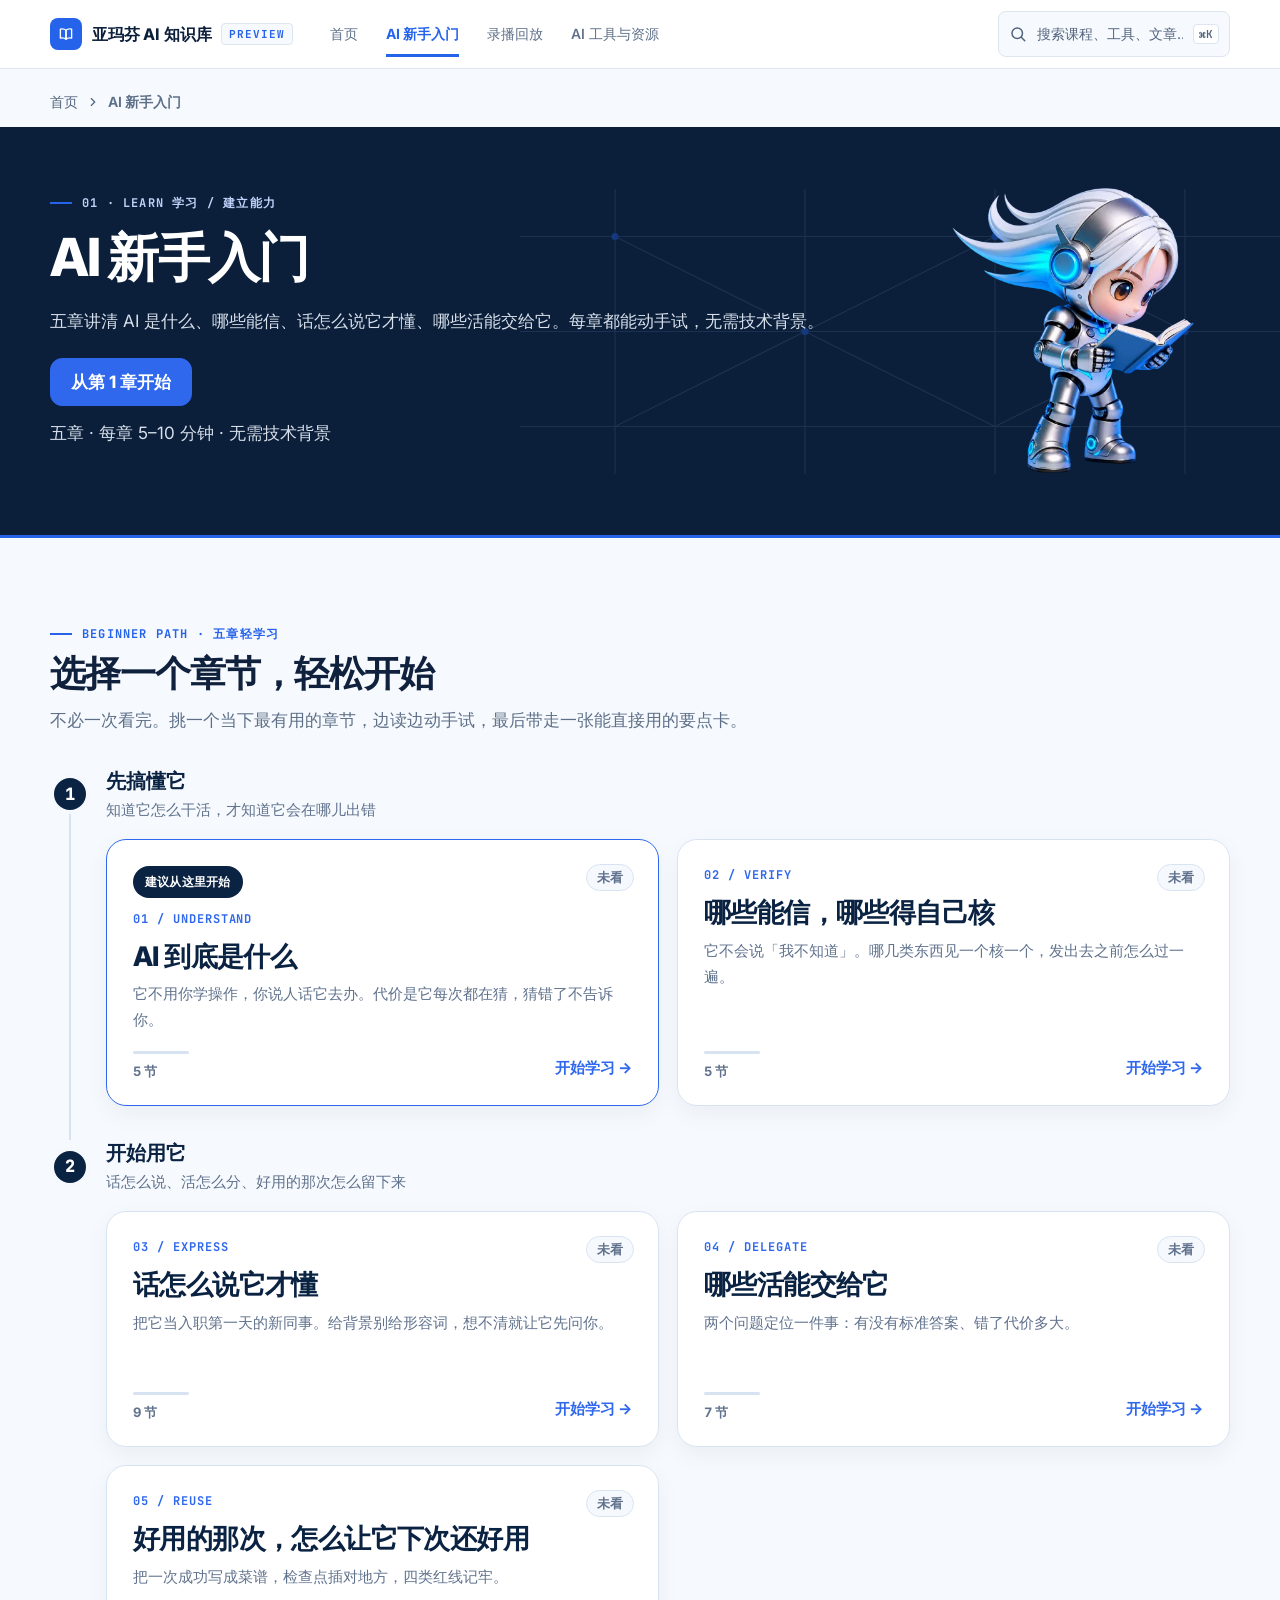
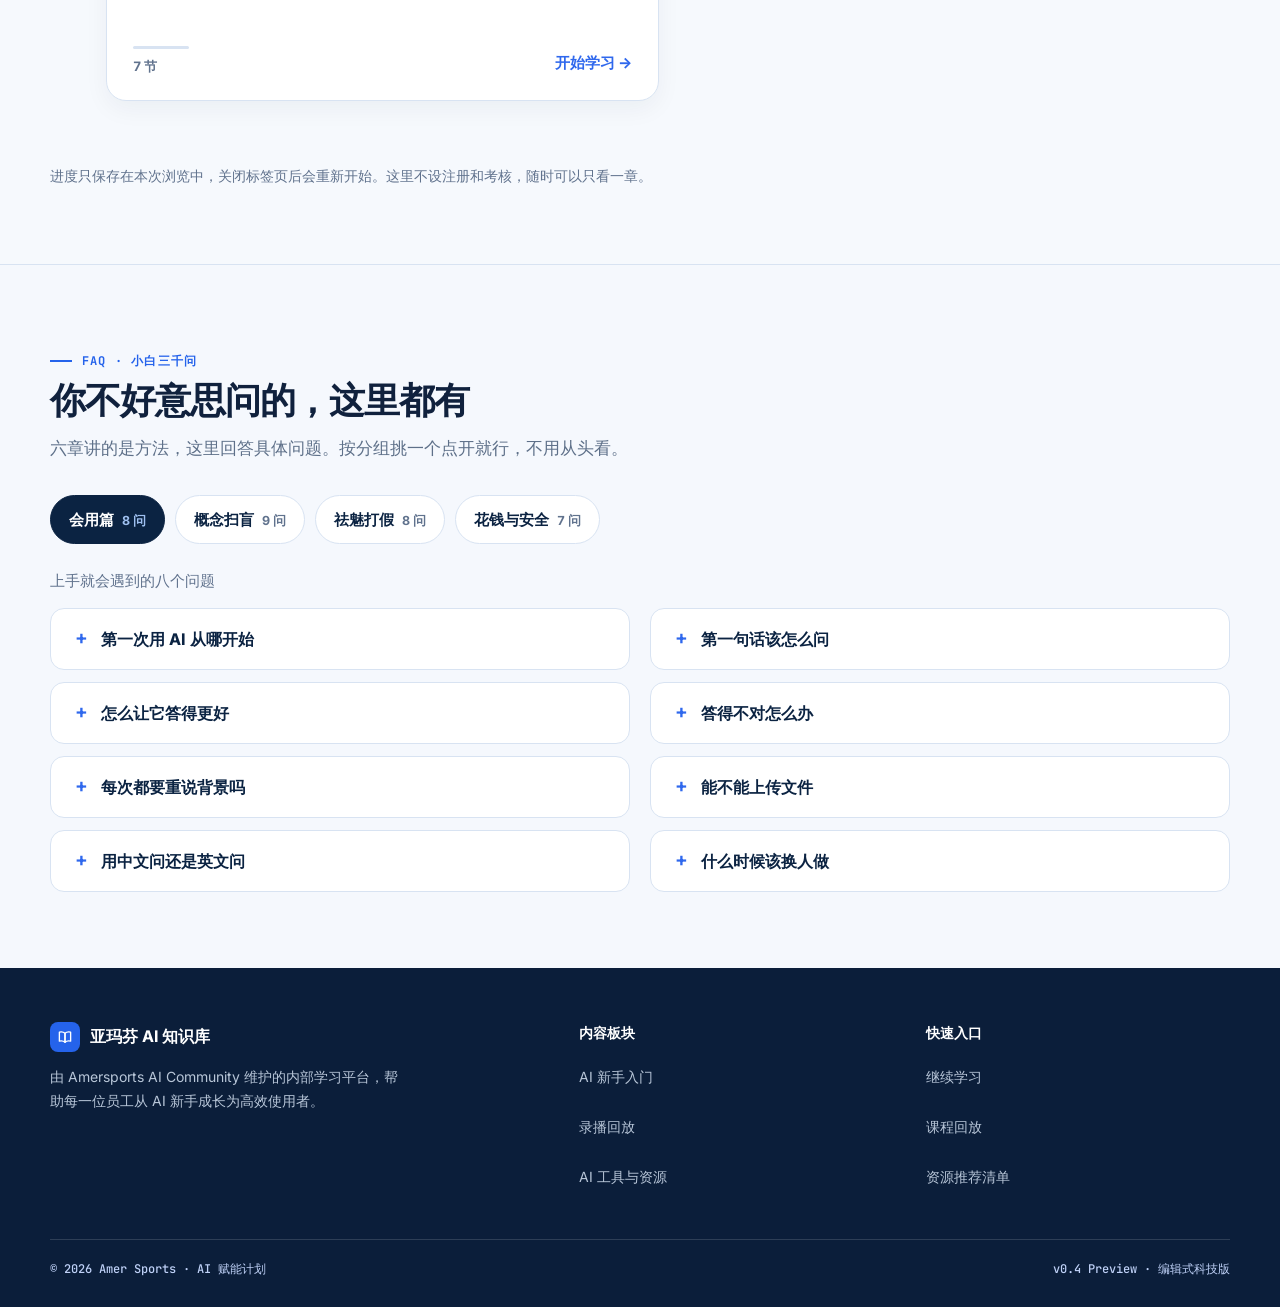
<file: site/knowledge-base/learn.html>
<!DOCTYPE html>
<html lang="zh-CN">
<head>
<meta charset="UTF-8" />
<meta name="viewport" content="width=device-width, initial-scale=1.0" />
<title>AI 新手入门 · 亚玛芬 AI 知识库</title>
<link rel="preconnect" href="https://fonts.googleapis.com">
<link rel="preconnect" href="https://fonts.gstatic.com" crossorigin>
<link href="https://fonts.googleapis.com/css2?family=Inter:wght@400;500;600;700;800&family=Space+Grotesk:wght@500;600;700&family=JetBrains+Mono:wght@500;700&display=swap" rel="stylesheet">
<link rel="stylesheet" href="style.css">
<link rel="stylesheet" href="learning-experience.css">
</head>
<body>

<header class="topbar" id="topbar">
  <div class="topbar-inner">
    <a class="brand" href="index.html">
      <span class="logo"><svg data-brand-icon="knowledge-book" aria-hidden="true" viewBox="0 0 24 24" fill="none" stroke-width="1.8" stroke-linecap="round" stroke-linejoin="round"><path d="M4.5 5.5c3.1-.8 5.6-.2 7.5 1.5v12c-1.9-1.7-4.4-2.3-7.5-1.5z"/><path d="M19.5 5.5c-3.1-.8-5.6-.2-7.5 1.5v12c1.9-1.7 4.4-2.3 7.5-1.5z"/></svg></span>
      亚玛芬 AI 知识库<small>PREVIEW</small>
    </a>
    <button class="nav-toggle" type="button" aria-label="打开主导航" aria-expanded="false" aria-controls="primaryNav">
      <span></span><span></span><span></span><span class="sr-only">打开导航</span>
    </button>
    <nav class="nav-links" id="primaryNav">
      <a href="index.html">首页</a>
      <a href="learn.html" class="active">AI 新手入门</a>
      <a href="video.html">录播回放</a>
      <a href="resources.html">AI 工具与资源</a>
    </nav>
    <div class="nav-right">
      <div class="search-wrap" id="searchWrap">
        <div class="search-box" id="searchBox">
          <svg viewBox="0 0 24 24" fill="none" stroke-width="2" stroke-linecap="round"><circle cx="11" cy="11" r="7"/><path d="M21 21l-4.3-4.3"/></svg>
          <input id="searchInput" type="text" aria-label="搜索课程、工具和文章" placeholder="搜索课程、工具、文章…" autocomplete="off">
          <span class="kbd">⌘K</span>
        </div>
        <div class="search-drop" id="searchDrop"></div>
      </div>
    </div>
  </div>
</header>

<nav class="crumb" aria-label="面包屑">
  <a href="index.html">首页</a>
  <svg viewBox="0 0 24 24" fill="none" stroke-width="2" stroke-linecap="round" stroke-linejoin="round" aria-hidden="true"><path d="M9 6l6 6-6 6"/></svg>
  <span class="cur">AI 新手入门</span>
</nav>

<main>
  <section class="board-hero learn-hero">
    <div class="hero-grid" aria-hidden="true"></div>
    <div class="container">
      <div class="bh-left reveal">
        <div class="bh-tag">01 · LEARN 学习 / 建立能力</div>
        <h1>AI 新手入门</h1>
        <p>五章讲清 AI 是什么、哪些能信、话怎么说它才懂、哪些活能交给它。每章都能动手试，无需技术背景。</p>
        <div class="learn-hero-actions">
          <a class="lesson-primary-action" data-learning-continue href="detail.html?type=learn&amp;id=ai-basics">从第 1 章开始</a>
          <!-- 静态兜底文案由 test-learning-experience.mjs 钉死为「已看 0 / 6」，
               保证无 JS 时仍然成立。首次/回访的切换只在运行时发生。 -->
          <p class="learning-session-summary" data-learning-summary>已看 <span data-learning-seen-count>0</span> / 5</p>
          <p class="learning-session-hint" data-learning-first-hint hidden>五章 · 每章 5–10 分钟 · 无需技术背景</p>
        </div>
      </div>
      <div class="hero-mascot reveal">
        <picture>
          <source srcset="img/xiaoa-learn-480.webp" type="image/webp">
          <img src="img/xiaoa-learn.png" width="432" height="480" alt="正在阅读学习的小A AI 助手" fetchpriority="high" decoding="async">
        </picture>
      </div>
    </div>
  </section>

  <section class="section">
    <div class="container">
      <div class="section-head learning-intro">
        <div>
          <div class="tag">BEGINNER PATH · 五章轻学习</div>
          <h2>选择一个章节，轻松开始</h2>
          <p class="desc">不必一次看完。挑一个当下最有用的章节，边读边动手试，最后带走一张能直接用的要点卡。</p>
        </div>
      </div>

      <div class="learning-hub" aria-label="AI 新手入门五章路径">
        <section class="learning-stage">
          <div class="learning-stage-head">
            <span class="learning-stage-num" aria-hidden="true">1</span>
            <div><h3 class="learning-stage-title">先搞懂它</h3><p class="learning-stage-desc">知道它怎么干活，才知道它会在哪儿出错</p></div>
          </div>
          <div class="learning-stage-track">
            <a class="learning-card" id="chapter-ai-basics" data-chapter-id="ai-basics" href="detail.html?type=learn&amp;id=ai-basics">
              <span class="ec-num">01 / UNDERSTAND</span><span class="learning-status">未看</span>
              <h3>AI 到底是什么</h3><p>它不用你学操作，你说人话它去办。代价是它每次都在猜，猜错了不告诉你。</p>
              <span class="learning-card-foot">
                <span class="learning-card-progress" data-card-progress>5 节</span>
                <span class="learning-card-action">开始学习</span>
              </span>
              <span class="learning-card-suggest" data-card-suggest hidden>建议从这里开始</span>
            </a>
            <a class="learning-card" id="chapter-ai-boundaries" data-chapter-id="ai-boundaries" href="detail.html?type=learn&amp;id=ai-boundaries">
              <span class="ec-num">02 / VERIFY</span><span class="learning-status">未看</span>
              <h3>哪些能信，哪些得自己核</h3><p>它不会说「我不知道」。哪几类东西见一个核一个，发出去之前怎么过一遍。</p>
              <span class="learning-card-foot">
                <span class="learning-card-progress" data-card-progress>5 节</span>
                <span class="learning-card-action">开始学习</span>
              </span>
              <span class="learning-card-suggest" data-card-suggest hidden>建议从这里开始</span>
            </a>
          </div>
        </section>
        <section class="learning-stage">
          <div class="learning-stage-head">
            <span class="learning-stage-num" aria-hidden="true">2</span>
            <div><h3 class="learning-stage-title">开始用它</h3><p class="learning-stage-desc">话怎么说、活怎么分、好用的那次怎么留下来</p></div>
          </div>
          <div class="learning-stage-track">
            <a class="learning-card" id="chapter-ai-prompting" data-chapter-id="ai-prompting" href="detail.html?type=learn&amp;id=ai-prompting">
              <span class="ec-num">03 / EXPRESS</span><span class="learning-status">未看</span>
              <h3>话怎么说它才懂</h3><p>把它当入职第一天的新同事。给背景别给形容词，想不清就让它先问你。</p>
              <span class="learning-card-foot">
                <span class="learning-card-progress" data-card-progress>5 节</span>
                <span class="learning-card-action">开始学习</span>
              </span>
              <span class="learning-card-suggest" data-card-suggest hidden>建议从这里开始</span>
            </a>
            <a class="learning-card" id="chapter-ai-delegation" data-chapter-id="ai-delegation" href="detail.html?type=learn&amp;id=ai-delegation">
              <span class="ec-num">04 / DELEGATE</span><span class="learning-status">未看</span>
              <h3>哪些活能交给它</h3><p>两个问题定位一件事：有没有标准答案、错了代价多大。</p>
              <span class="learning-card-foot">
                <span class="learning-card-progress" data-card-progress>5 节</span>
                <span class="learning-card-action">开始学习</span>
              </span>
              <span class="learning-card-suggest" data-card-suggest hidden>建议从这里开始</span>
            </a>
            <a class="learning-card" id="chapter-ai-workflow" data-chapter-id="ai-workflow" href="detail.html?type=learn&amp;id=ai-workflow">
              <span class="ec-num">05 / REUSE</span><span class="learning-status">未看</span>
              <h3>好用的那次，怎么让它下次还好用</h3><p>把一次成功写成菜谱，检查点插对地方，四类红线记牢。</p>
              <span class="learning-card-foot">
                <span class="learning-card-progress" data-card-progress>5 节</span>
                <span class="learning-card-action">开始学习</span>
              </span>
              <span class="learning-card-suggest" data-card-suggest hidden>建议从这里开始</span>
            </a>
          </div>
        </section>
      </div>

      <p class="learning-storage-note">进度只保存在本次浏览中，关闭标签页后会重新开始。这里不设注册和考核，随时可以只看一章。</p>
    </div>
  </section>

  <section class="section learning-faq" aria-labelledby="learningFaqTitle">
    <div class="container">
      <div class="section-head">
        <div>
          <div class="tag">FAQ · 小白三千问</div>
          <h2 id="learningFaqTitle">你不好意思问的，这里都有</h2>
          <p class="desc">六章讲的是方法，这里回答具体问题。按分组挑一个点开就行，不用从头看。</p>
        </div>
      </div>
      <div data-faq-mount></div>
    </div>
  </section>

</main>

<footer class="footer">
  <div class="container">
    <div class="footer-grid">
      <div>
        <div class="f-brand"><span class="logo"><svg data-brand-icon="knowledge-book" aria-hidden="true" viewBox="0 0 24 24" fill="none" stroke-width="1.8" stroke-linecap="round" stroke-linejoin="round"><path d="M4.5 5.5c3.1-.8 5.6-.2 7.5 1.5v12c-1.9-1.7-4.4-2.3-7.5-1.5z"/><path d="M19.5 5.5c-3.1-.8-5.6-.2-7.5 1.5v12c1.9-1.7 4.4-2.3 7.5-1.5z"/></svg></span>亚玛芬 AI 知识库</div>
        <p class="f-desc">由 Amersports AI Community 维护的内部学习平台，帮助每一位员工从 AI 新手成长为高效使用者。</p>
      </div>
      <div>
        <h2 class="footer-heading">内容板块</h2>
        <ul><li><a href="learn.html">AI 新手入门</a></li><li><a href="video.html">录播回放</a></li><li><a href="resources.html">AI 工具与资源</a></li></ul>
      </div>
      <div>
        <h2 class="footer-heading">快速入口</h2>
        <ul><li><a href="learn.html">继续学习</a></li><li><a href="video.html">课程回放</a></li><li><a href="resources.html">资源推荐清单</a></li></ul>
      </div>
    </div>
    <div class="footer-bottom"><span>© 2026 Amer Sports · AI 赋能计划</span><span>v0.4 Preview · 编辑式科技版</span></div>
  </div>
</footer>

<script src="learning-experience.js"></script>
<script>
(function () {
  function initLearningHub() {
    if (!window.AIBeginner) return;
    window.AIBeginner.initHub(document);
    window.AIBeginner.initFaq(document);
  }
  if (document.readyState === 'loading') document.addEventListener('DOMContentLoaded', initLearningHub);
  else initLearningHub();
}());
</script>
<script src="search.js"></script>
<script src="site.js"></script>
</body>
</html>
</file>
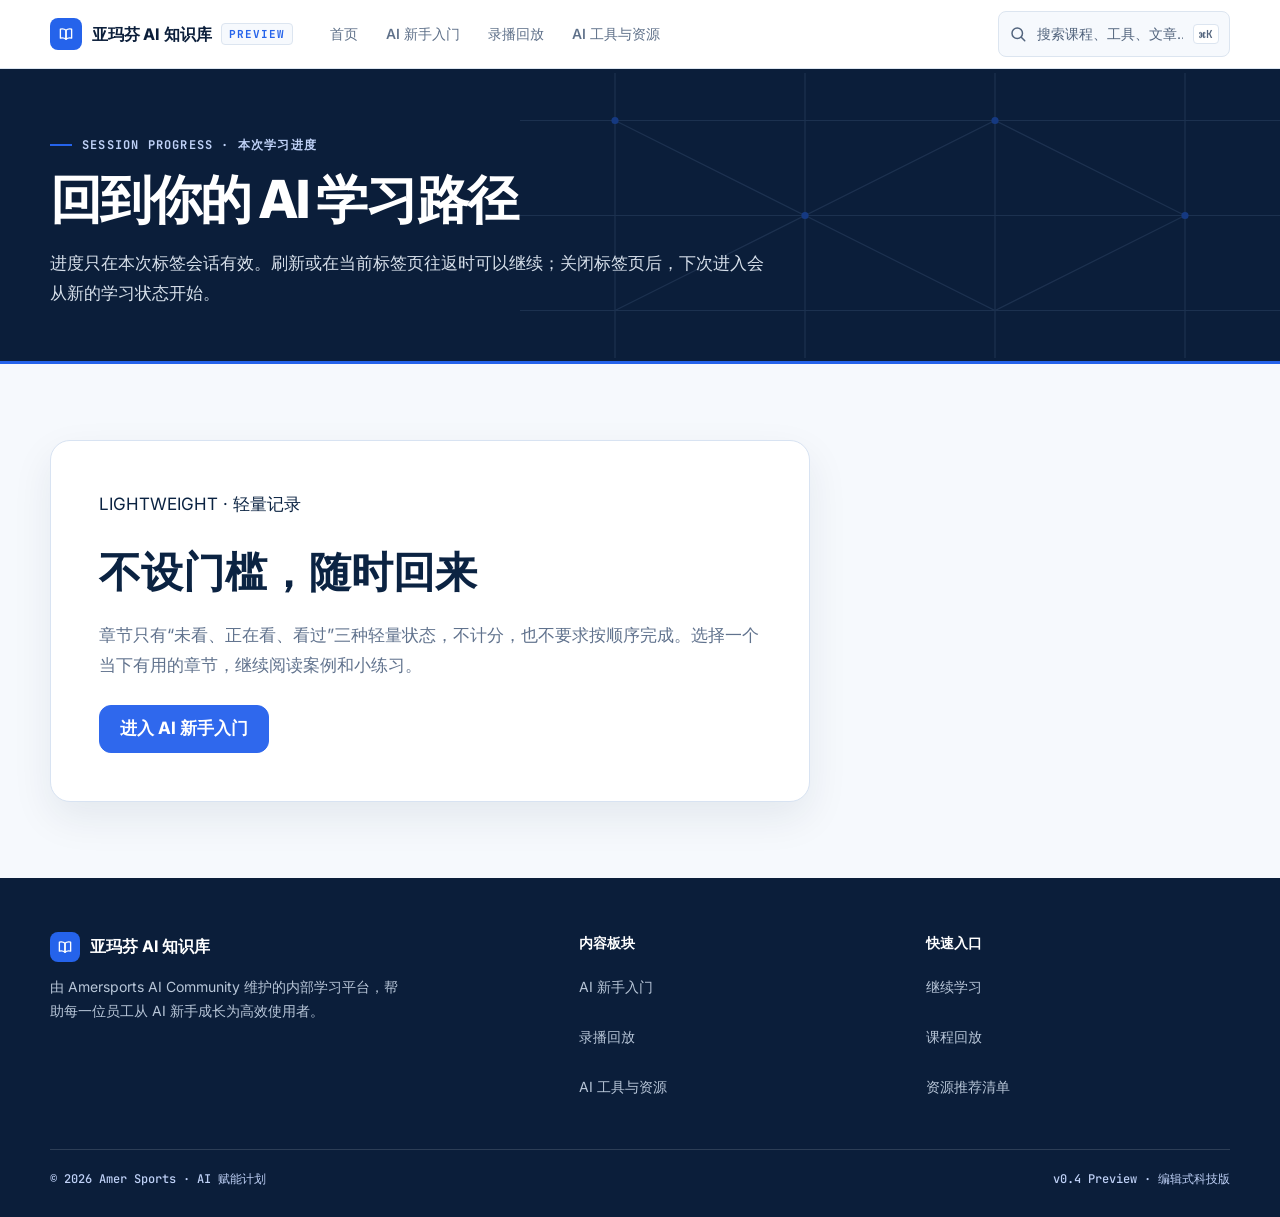
<file: site/knowledge-base/progress.html>
<!DOCTYPE html>
<html lang="zh-CN">
<head>
<meta charset="UTF-8" />
<meta name="viewport" content="width=device-width, initial-scale=1.0" />
<title>本次学习进度 · 亚玛芬 AI 知识库</title>
<link rel="preconnect" href="https://fonts.googleapis.com">
<link rel="preconnect" href="https://fonts.gstatic.com" crossorigin>
<link href="https://fonts.googleapis.com/css2?family=Inter:wght@400;500;600;700;800&family=Space+Grotesk:wght@500;600;700&family=JetBrains+Mono:wght@500;700&display=swap" rel="stylesheet">
<link rel="stylesheet" href="style.css">
<link rel="stylesheet" href="learning-experience.css">
</head>
<body>

<header class="topbar" id="topbar">
  <div class="topbar-inner">
    <a class="brand" href="index.html"><span class="logo"><svg data-brand-icon="knowledge-book" aria-hidden="true" viewBox="0 0 24 24" fill="none" stroke-width="1.8" stroke-linecap="round" stroke-linejoin="round"><path d="M4.5 5.5c3.1-.8 5.6-.2 7.5 1.5v12c-1.9-1.7-4.4-2.3-7.5-1.5z"/><path d="M19.5 5.5c-3.1-.8-5.6-.2-7.5 1.5v12c1.9-1.7 4.4-2.3 7.5-1.5z"/></svg></span>亚玛芬 AI 知识库<small>PREVIEW</small></a>
    <button class="nav-toggle" type="button" aria-label="打开主导航" aria-expanded="false" aria-controls="primaryNav"><span></span><span></span><span></span><span class="sr-only">打开导航</span></button>
    <nav class="nav-links" id="primaryNav"><a href="index.html">首页</a><a href="learn.html">AI 新手入门</a><a href="video.html">录播回放</a><a href="resources.html">AI 工具与资源</a></nav>
    <div class="nav-right"><div class="search-wrap" id="searchWrap"><div class="search-box" id="searchBox"><svg viewBox="0 0 24 24" fill="none" stroke-width="2" stroke-linecap="round"><circle cx="11" cy="11" r="7"/><path d="M21 21l-4.3-4.3"/></svg><input id="searchInput" type="text" aria-label="搜索课程、工具和文章" placeholder="搜索课程、工具、文章…" autocomplete="off"><span class="kbd">⌘K</span></div><div class="search-drop" id="searchDrop"></div></div></div>
  </div>
</header>

<main>
  <section class="board-hero">
    <div class="hero-grid" aria-hidden="true"></div>
    <div class="container">
      <div class="bh-left">
        <div class="bh-tag">SESSION PROGRESS · 本次学习进度</div>
        <h1>回到你的 AI 学习路径</h1>
        <p>进度只在本次标签会话有效。刷新或在当前标签页往返时可以继续；关闭标签页后，下次进入会从新的学习状态开始。</p>
      </div>
    </div>
  </section>

  <section class="section">
    <div class="container">
      <article class="progress-compat-card">
        <div class="tag">LIGHTWEIGHT · 轻量记录</div>
        <h2>不设门槛，随时回来</h2>
        <p>章节只有“未看、正在看、看过”三种轻量状态，不计分，也不要求按顺序完成。选择一个当下有用的章节，继续阅读案例和小练习。</p>
        <a class="progress-compat-cta" href="learn.html">进入 AI 新手入门</a>
      </article>
    </div>
  </section>
</main>

<footer class="footer">
  <div class="container">
    <div class="footer-grid">
      <div><div class="f-brand"><span class="logo"><svg data-brand-icon="knowledge-book" aria-hidden="true" viewBox="0 0 24 24" fill="none" stroke-width="1.8" stroke-linecap="round" stroke-linejoin="round"><path d="M4.5 5.5c3.1-.8 5.6-.2 7.5 1.5v12c-1.9-1.7-4.4-2.3-7.5-1.5z"/><path d="M19.5 5.5c-3.1-.8-5.6-.2-7.5 1.5v12c1.9-1.7 4.4-2.3 7.5-1.5z"/></svg></span>亚玛芬 AI 知识库</div><p class="f-desc">由 Amersports AI Community 维护的内部学习平台，帮助每一位员工从 AI 新手成长为高效使用者。</p></div>
      <div><h2 class="footer-heading">内容板块</h2><ul><li><a href="learn.html">AI 新手入门</a></li><li><a href="video.html">录播回放</a></li><li><a href="resources.html">AI 工具与资源</a></li></ul></div>
      <div><h2 class="footer-heading">快速入口</h2><ul><li><a href="learn.html">继续学习</a></li><li><a href="video.html">课程回放</a></li><li><a href="resources.html">资源推荐清单</a></li></ul></div>
    </div>
    <div class="footer-bottom"><span>© 2026 Amer Sports · AI 赋能计划</span><span>v0.4 Preview · 编辑式科技版</span></div>
  </div>
</footer>

<script src="search.js"></script>
<script src="site.js"></script>
</body>
</html>
</file>
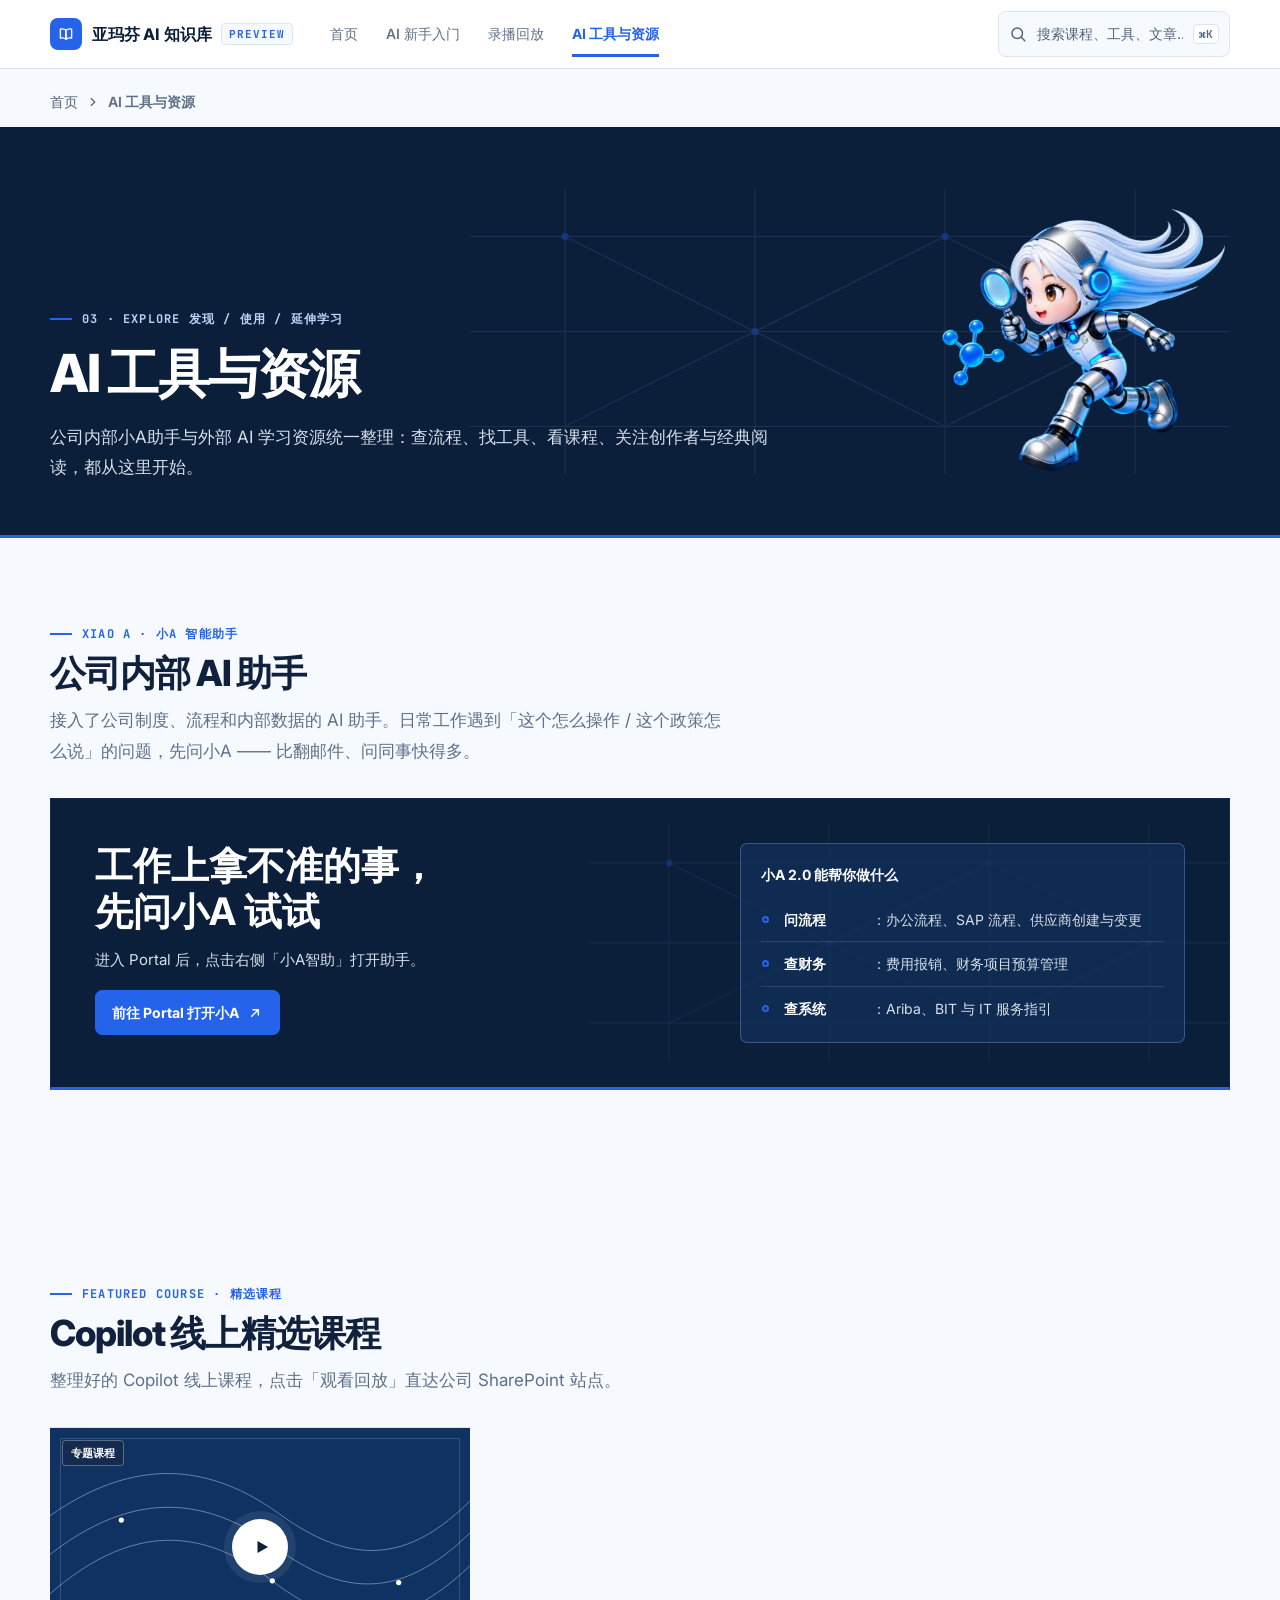
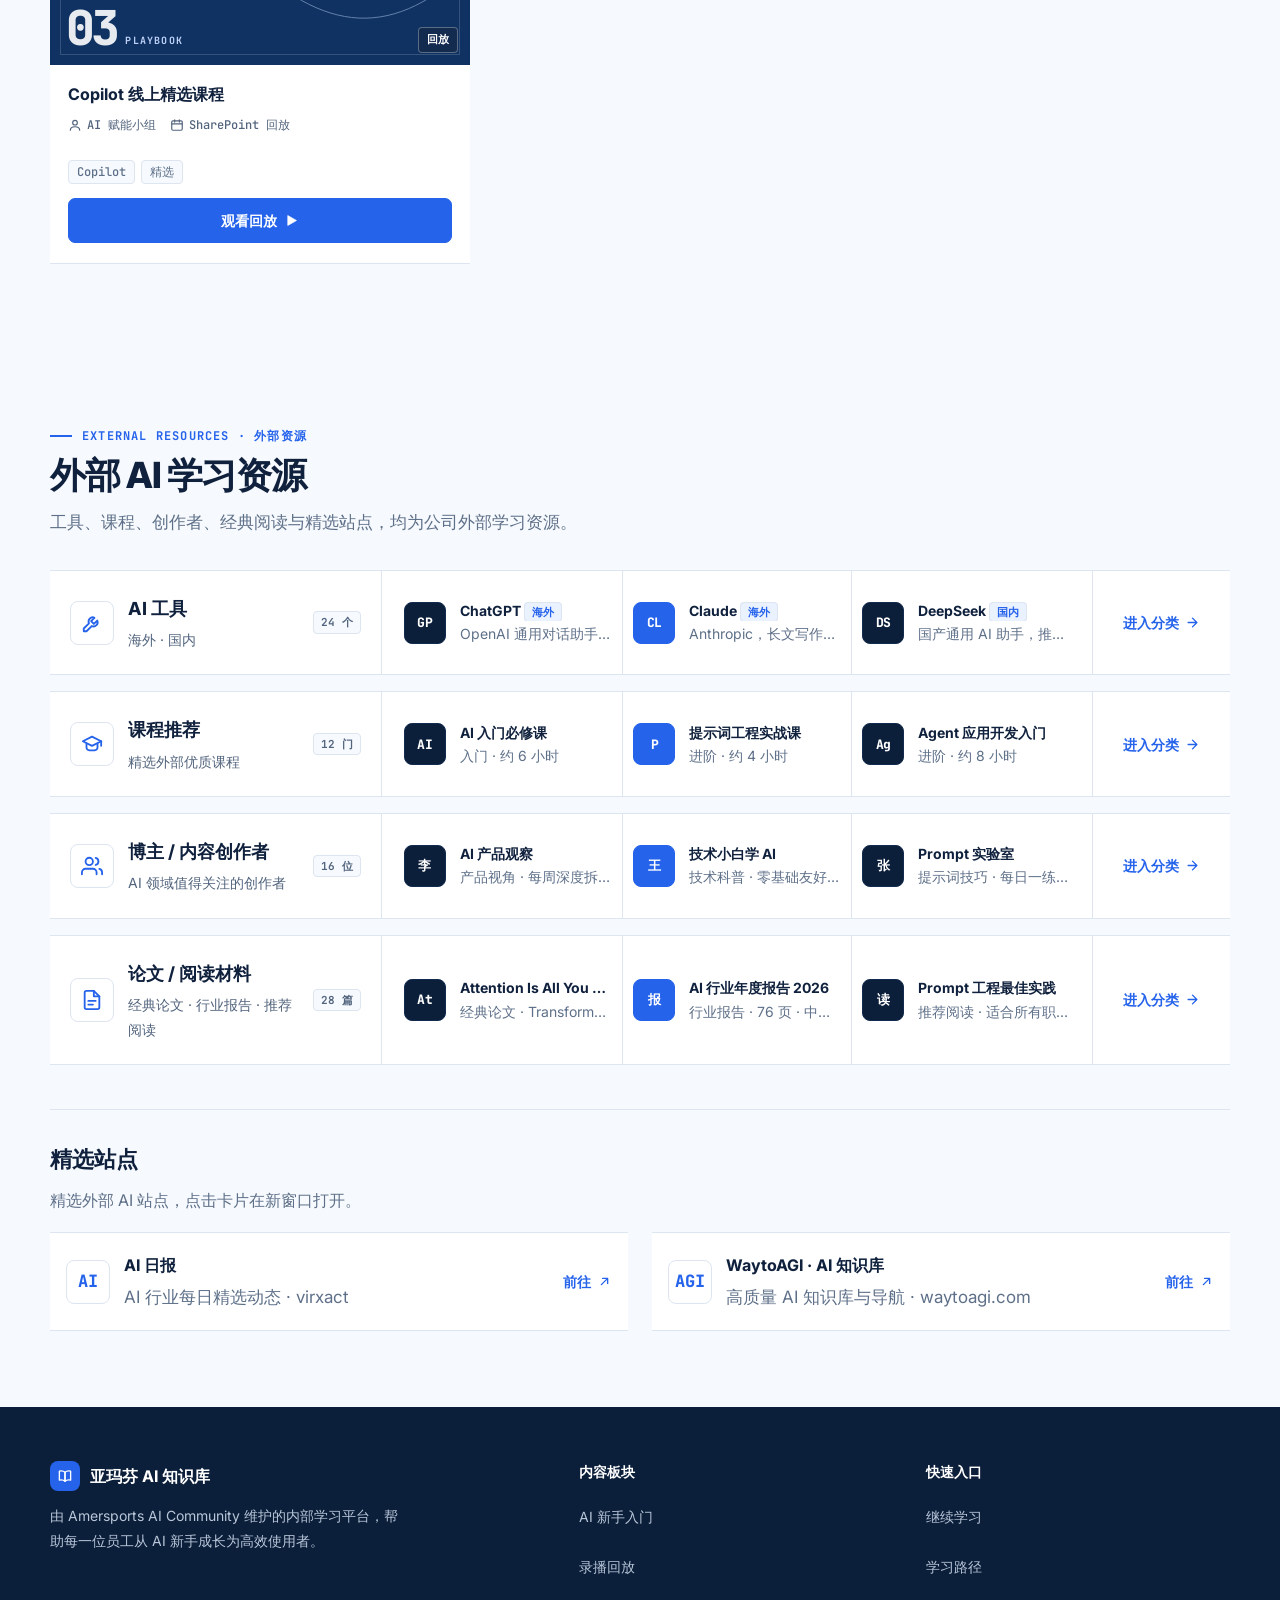
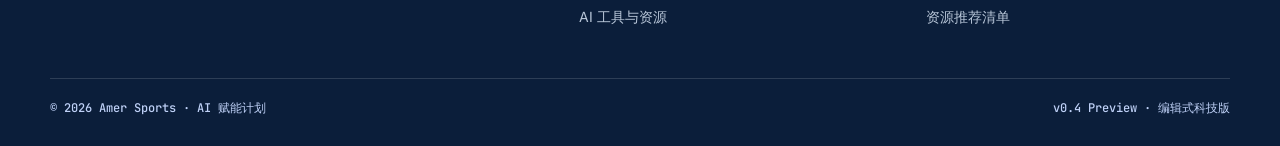
<file: site/knowledge-base/resources.html>
<!DOCTYPE html>
<html lang="zh-CN">
<head>
<meta charset="UTF-8" />
<meta name="viewport" content="width=device-width, initial-scale=1.0" />
<title>AI 工具与资源 · 亚玛芬 AI 知识库</title>
<link rel="preconnect" href="https://fonts.googleapis.com">
<link rel="preconnect" href="https://fonts.gstatic.com" crossorigin>
<link href="https://fonts.googleapis.com/css2?family=Inter:wght@400;500;600;700;800&family=Space+Grotesk:wght@500;600;700&family=JetBrains+Mono:wght@500;700&display=swap" rel="stylesheet">
<link rel="stylesheet" href="style.css">
</head>
<body>

<!-- ========== 顶部导航 ========== -->
<header class="topbar" id="topbar">
  <div class="topbar-inner">
    <a class="brand" href="index.html">
      <span class="logo"><svg data-brand-icon="knowledge-book" aria-hidden="true" viewBox="0 0 24 24" fill="none" stroke-width="1.8" stroke-linecap="round" stroke-linejoin="round"><path d="M4.5 5.5c3.1-.8 5.6-.2 7.5 1.5v12c-1.9-1.7-4.4-2.3-7.5-1.5z"/><path d="M19.5 5.5c-3.1-.8-5.6-.2-7.5 1.5v12c1.9-1.7 4.4-2.3 7.5-1.5z"/></svg></span>
      亚玛芬 AI 知识库<small>PREVIEW</small>
    </a>
    <button class="nav-toggle" type="button" aria-label="打开主导航" aria-expanded="false" aria-controls="primaryNav">
      <span></span><span></span><span></span><span class="sr-only">打开导航</span>
    </button>
    <nav class="nav-links" id="primaryNav">
      <a href="index.html">首页</a>
      <a href="learn.html">AI 新手入门</a>
      <a href="video.html">录播回放</a>
      <a href="resources.html" class="active">AI 工具与资源</a>
    </nav>
    <div class="nav-right">
      <div class="search-wrap" id="searchWrap">
        <div class="search-box" id="searchBox">
          <svg viewBox="0 0 24 24" fill="none" stroke-width="2" stroke-linecap="round"><circle cx="11" cy="11" r="7"/><path d="M21 21l-4.3-4.3"/></svg>
          <input id="searchInput" type="text" aria-label="搜索课程、工具和文章" placeholder="搜索课程、工具、文章…" autocomplete="off">
          <span class="kbd">⌘K</span>
        </div>
        <div class="search-drop" id="searchDrop"></div>
      </div>
    </div>
  </div>
</header>

<!-- ========== 面包屑 ========== -->
<nav class="crumb">
  <a href="index.html">首页</a>
  <svg viewBox="0 0 24 24" fill="none" stroke-width="2" stroke-linecap="round" stroke-linejoin="round"><path d="M9 6l6 6-6 6"/></svg>
  <span class="cur">AI 工具与资源</span>
</nav>

<main>
<!-- ========== 板块 Hero ========== -->
<section class="board-hero resources-hero">
  <div class="container">
    <div class="hero-grid" aria-hidden="true"></div>
    <div class="bh-left reveal">
      <div class="bh-tag">03 · EXPLORE 发现 / 使用 / 延伸学习</div>
      <h1>AI 工具与资源</h1>
      <p>公司内部小A助手与外部 AI 学习资源统一整理：查流程、找工具、看课程、关注创作者与经典阅读，都从这里开始。</p>
    </div>
    <div class="hero-mascot reveal">
      <picture>
        <source srcset="img/xiaoa-resources-480.webp" type="image/webp">
        <img src="img/xiaoa-resources.png" alt="使用放大镜探索 AI 工具的小A" width="480" height="444" fetchpriority="high" decoding="async">
      </picture>
    </div>
  </div>
</section>

<!-- ========== 小A 智能助手 · 公司内部 ========== -->
<section class="section xiaoa-section" id="xiaoa">
  <div class="container">
    <div class="section-head">
      <div>
        <div class="tag">XIAO A · 小A 智能助手</div>
        <h2>公司内部 AI 助手</h2>
        <p class="desc">接入了公司制度、流程和内部数据的 AI 助手。日常工作遇到「这个怎么操作 / 这个政策怎么说」的问题，先问小A —— 比翻邮件、问同事快得多。</p>
      </div>
    </div>

    <div class="xa-hero">
      <div class="xh-text">
        <h3>工作上拿不准的事，<br>先问小A 试试</h3>
        <p class="xh-note">进入 Portal 后，点击右侧「小A智助」打开助手。</p>
        <a class="xh-cta" href="https://portal.amersports.cn/portal/indexs" target="_blank" rel="noopener">前往 Portal 打开小A<svg viewBox="0 0 24 24" fill="none" stroke-width="2.2" stroke-linecap="round" stroke-linejoin="round" aria-hidden="true"><path d="M7 17L17 7M9 7h8v8"/></svg></a>
      </div>
      <div class="xh-side">
        <h4>小A 2.0 能帮你做什么</h4>
        <ul>
          <li><b>问流程</b>：办公流程、SAP 流程、供应商创建与变更</li>
          <li><b>查财务</b>：费用报销、财务项目预算管理</li>
          <li><b>查系统</b>：Ariba、BIT 与 IT 服务指引</li>
        </ul>
      </div>
    </div>

  </div>
</section>

<!-- ========== 精选课程 ========== -->
<section class="section featured-course">
  <div class="container">
    <div class="section-head">
      <div>
        <div class="tag">FEATURED COURSE · 精选课程</div>
        <h2>Copilot 线上精选课程</h2>
        <p class="desc">整理好的 Copilot 线上课程，点击「观看回放」直达公司 SharePoint 站点。</p>
      </div>
    </div>

    <div class="video-grid featured-course-grid">
      <a class="video-card reveal" href="https://amersportsonline.sharepoint.com/sites/amersportsaicommunity/SitePages/Copilot%E7%BA%BF%E4%B8%8A%E7%B2%BE%E9%80%89%E8%AF%BE%E7%A8%8B.aspx" target="_blank" rel="noopener">
        <div class="video-thumb thumb-aurora">
          <span class="v-badge">专题课程</span>
          <span class="cover-signal" aria-hidden="true"><strong>03</strong><small>PLAYBOOK</small></span>
          <span class="play"><svg viewBox="0 0 24 24"><path d="M6 4l14 8-14 8V4z"/></svg></span>
          <span class="v-dur">回放</span>
        </div>
        <div class="video-body">
          <h3>Copilot 线上精选课程</h3>
          <div class="v-meta">
            <span><svg viewBox="0 0 24 24" fill="none" stroke-width="2" stroke-linecap="round"><circle cx="12" cy="8" r="4"/><path d="M4 21c0-4 3.6-6 8-6s8 2 8 6"/></svg>AI 赋能小组</span>
            <span><svg viewBox="0 0 24 24" fill="none" stroke-width="2" stroke-linecap="round"><rect x="3" y="5" width="18" height="16" rx="2"/><path d="M8 3v4M16 3v4M3 10h18"/></svg>SharePoint 回放</span>
          </div>
          <div class="v-tags"><span>Copilot</span><span>精选</span></div>
          <span class="v-btn" aria-hidden="true">观看回放<svg viewBox="0 0 24 24"><path d="M6 4l14 8-14 8V4z"/></svg></span>
        </div>
      </a>
    </div>
  </div>
</section>

<!-- ========== 外部 AI 学习资源 ========== -->
<section class="section external-resources">
  <div class="container">
    <div class="section-head">
      <div>
        <div class="tag">EXTERNAL RESOURCES · 外部资源</div>
        <h2>外部 AI 学习资源</h2>
        <p class="desc">工具、课程、创作者、经典阅读与精选站点，均为公司外部学习资源。</p>
      </div>
    </div>

    <div class="resource-directory">
      <!-- AI 工具 -->
      <a class="res-entry reveal" href="detail.html?type=resources&id=tools" aria-labelledby="resource-tools-title">
        <div class="re-head">
          <span class="re-icon"><svg viewBox="0 0 24 24" fill="none" stroke-width="2" stroke-linecap="round" stroke-linejoin="round"><path d="M14.7 6.3a4.5 4.5 0 0 0-6 6L3 18v3h3l5.7-5.7a4.5 4.5 0 0 0 6-6L14 13l-3-3 3.7-3.7z"/></svg></span>
          <div>
            <div class="re-name" id="resource-tools-title">AI 工具</div>
            <div class="re-sub">海外 · 国内</div>
          </div>
          <span class="re-count">24 个</span>
        </div>
        <div class="re-preview">
          <div class="p-row">
            <span class="p-logo">GP</span>
            <div class="p-info"><b>ChatGPT <span class="p-badge">海外</span></b><small>OpenAI 通用对话助手，综合能力标杆</small></div>
          </div>
          <div class="p-row">
            <span class="p-logo alt">CL</span>
            <div class="p-info"><b>Claude <span class="p-badge">海外</span></b><small>Anthropic，长文写作与编程能力突出</small></div>
          </div>
          <div class="p-row">
            <span class="p-logo">DS</span>
            <div class="p-info"><b>DeepSeek <span class="p-badge">国内</span></b><small>国产通用 AI 助手，推理能力突出</small></div>
          </div>
        </div>
        <div class="re-foot">进入分类<svg viewBox="0 0 24 24" fill="none" stroke-width="2.2" stroke-linecap="round" stroke-linejoin="round"><path d="M5 12h14M12 5l7 7-7 7"/></svg></div>
      </a>

      <!-- 课程推荐 -->
      <a class="res-entry reveal" href="detail.html?type=resources&id=courses" aria-labelledby="resource-courses-title">
        <div class="re-head">
          <span class="re-icon"><svg viewBox="0 0 24 24" fill="none" stroke-width="2" stroke-linecap="round" stroke-linejoin="round"><path d="M2 9l10-5 10 5-10 5L2 9z"/><path d="M6 11.5V16c0 1.7 2.7 3 6 3s6-1.3 6-3v-4.5"/><path d="M22 9v5"/></svg></span>
          <div>
            <div class="re-name" id="resource-courses-title">课程推荐</div>
            <div class="re-sub">精选外部优质课程</div>
          </div>
          <span class="re-count">12 门</span>
        </div>
        <div class="re-preview">
          <div class="p-row">
            <span class="p-logo">AI</span>
            <div class="p-info"><b>AI 入门必修课</b><small>入门 · 约 6 小时</small></div>
          </div>
          <div class="p-row">
            <span class="p-logo alt">P</span>
            <div class="p-info"><b>提示词工程实战课</b><small>进阶 · 约 4 小时</small></div>
          </div>
          <div class="p-row">
            <span class="p-logo">Ag</span>
            <div class="p-info"><b>Agent 应用开发入门</b><small>进阶 · 约 8 小时</small></div>
          </div>
        </div>
        <div class="re-foot">进入分类<svg viewBox="0 0 24 24" fill="none" stroke-width="2.2" stroke-linecap="round" stroke-linejoin="round"><path d="M5 12h14M12 5l7 7-7 7"/></svg></div>
      </a>

      <!-- 博主 / 创作者 -->
      <a class="res-entry reveal" href="detail.html?type=resources&id=creators" aria-labelledby="resource-creators-title">
        <div class="re-head">
          <span class="re-icon"><svg viewBox="0 0 24 24" fill="none" stroke-width="2" stroke-linecap="round" stroke-linejoin="round"><path d="M17 21v-2a4 4 0 0 0-4-4H5a4 4 0 0 0-4 4v2"/><circle cx="9" cy="7" r="4"/><path d="M23 21v-2a4 4 0 0 0-3-3.87"/><path d="M16 3.13a4 4 0 0 1 0 7.75"/></svg></span>
          <div>
            <div class="re-name" id="resource-creators-title">博主 / 内容创作者</div>
            <div class="re-sub">AI 领域值得关注的创作者</div>
          </div>
          <span class="re-count">16 位</span>
        </div>
        <div class="re-preview">
          <div class="p-row">
            <span class="p-logo">李</span>
            <div class="p-info"><b>AI 产品观察</b><small>产品视角 · 每周深度拆解 · 12.6w 关注</small></div>
          </div>
          <div class="p-row">
            <span class="p-logo alt">王</span>
            <div class="p-info"><b>技术小白学 AI</b><small>技术科普 · 零基础友好 · 8.3w 关注</small></div>
          </div>
          <div class="p-row">
            <span class="p-logo">张</span>
            <div class="p-info"><b>Prompt 实验室</b><small>提示词技巧 · 每日一练 · 5.9w 关注</small></div>
          </div>
        </div>
        <div class="re-foot">进入分类<svg viewBox="0 0 24 24" fill="none" stroke-width="2.2" stroke-linecap="round" stroke-linejoin="round"><path d="M5 12h14M12 5l7 7-7 7"/></svg></div>
      </a>

      <!-- 论文 / 阅读材料 -->
      <a class="res-entry reveal" href="detail.html?type=resources&id=reading" aria-labelledby="resource-reading-title">
        <div class="re-head">
          <span class="re-icon"><svg viewBox="0 0 24 24" fill="none" stroke-width="2" stroke-linecap="round" stroke-linejoin="round"><path d="M14 2H6a2 2 0 0 0-2 2v16a2 2 0 0 0 2 2h12a2 2 0 0 0 2-2V8z"/><path d="M14 2v6h6"/><path d="M8 13h8M8 17h5"/></svg></span>
          <div>
            <div class="re-name" id="resource-reading-title">论文 / 阅读材料</div>
            <div class="re-sub">经典论文 · 行业报告 · 推荐阅读</div>
          </div>
          <span class="re-count">28 篇</span>
        </div>
        <div class="re-preview">
          <div class="p-row">
            <span class="p-logo">At</span>
            <div class="p-info"><b>Attention Is All You Need</b><small>经典论文 · Transformer 奠基之作 · 2017</small></div>
          </div>
          <div class="p-row">
            <span class="p-logo alt">报</span>
            <div class="p-info"><b>AI 行业年度报告 2026</b><small>行业报告 · 76 页 · 中文版</small></div>
          </div>
          <div class="p-row">
            <span class="p-logo">读</span>
            <div class="p-info"><b>Prompt 工程最佳实践</b><small>推荐阅读 · 适合所有职场人</small></div>
          </div>
        </div>
        <div class="re-foot">进入分类<svg viewBox="0 0 24 24" fill="none" stroke-width="2.2" stroke-linecap="round" stroke-linejoin="round"><path d="M5 12h14M12 5l7 7-7 7"/></svg></div>
      </a>
    </div>

    <div class="external-sites" id="gateway">
      <div class="external-sites-head">
        <h3>精选站点</h3>
        <p>精选外部 AI 站点，点击卡片在新窗口打开。</p>
      </div>
      <div class="gate-home-grid">
        <a class="gate-home-card" href="https://aihot.virxact.com/daily" target="_blank" rel="noopener">
          <span class="gh-icon">AI</span>
          <div>
            <div class="gh-name">AI 日报</div>
            <div class="gh-desc">AI 行业每日精选动态 · virxact</div>
          </div>
          <span class="gh-go">前往<svg viewBox="0 0 24 24" fill="none" stroke-width="2.2" stroke-linecap="round" stroke-linejoin="round" aria-hidden="true"><path d="M7 17L17 7M9 7h8v8"/></svg></span>
        </a>
        <a class="gate-home-card" href="https://www.waytoagi.com/zh" target="_blank" rel="noopener">
          <span class="gh-icon">AGI</span>
          <div>
            <div class="gh-name">WaytoAGI · AI 知识库</div>
            <div class="gh-desc">高质量 AI 知识库与导航 · waytoagi.com</div>
          </div>
          <span class="gh-go">前往<svg viewBox="0 0 24 24" fill="none" stroke-width="2.2" stroke-linecap="round" stroke-linejoin="round" aria-hidden="true"><path d="M7 17L17 7M9 7h8v8"/></svg></span>
        </a>
      </div>
    </div>
  </div>
</section>
</main>

<!-- ========== 页脚 ========== -->
<footer class="footer">
  <div class="container">
    <div class="footer-grid">
      <div>
        <div class="f-brand">
          <span class="logo"><svg data-brand-icon="knowledge-book" aria-hidden="true" viewBox="0 0 24 24" fill="none" stroke-width="1.8" stroke-linecap="round" stroke-linejoin="round"><path d="M4.5 5.5c3.1-.8 5.6-.2 7.5 1.5v12c-1.9-1.7-4.4-2.3-7.5-1.5z"/><path d="M19.5 5.5c-3.1-.8-5.6-.2-7.5 1.5v12c1.9-1.7 4.4-2.3 7.5-1.5z"/></svg></span>
          亚玛芬 AI 知识库
        </div>
        <p class="f-desc">由 Amersports AI Community 维护的内部学习平台，帮助每一位员工从 AI 新手成长为高效使用者。</p>
      </div>
      <div>
        <h2 class="footer-heading">内容板块</h2>
        <ul>
          <li><a href="learn.html">AI 新手入门</a></li>
          <li><a href="video.html">录播回放</a></li>
          <li><a href="resources.html">AI 工具与资源</a></li>
        </ul>
      </div>
      <div>
        <h2 class="footer-heading">快速入口</h2>
        <ul>
          <li><a href="learn.html">继续学习</a></li>
          <li><a href="learn.html">学习路径</a></li>
          <li><a href="resources.html">资源推荐清单</a></li>
        </ul>
      </div>
    </div>
    <div class="footer-bottom">
      <span>© 2026 Amer Sports · AI 赋能计划</span>
      <span>v0.4 Preview · 编辑式科技版</span>
    </div>
  </div>
</footer>

<script src="search.js"></script>
<script src="site.js"></script>
</body>
</html>
</file>
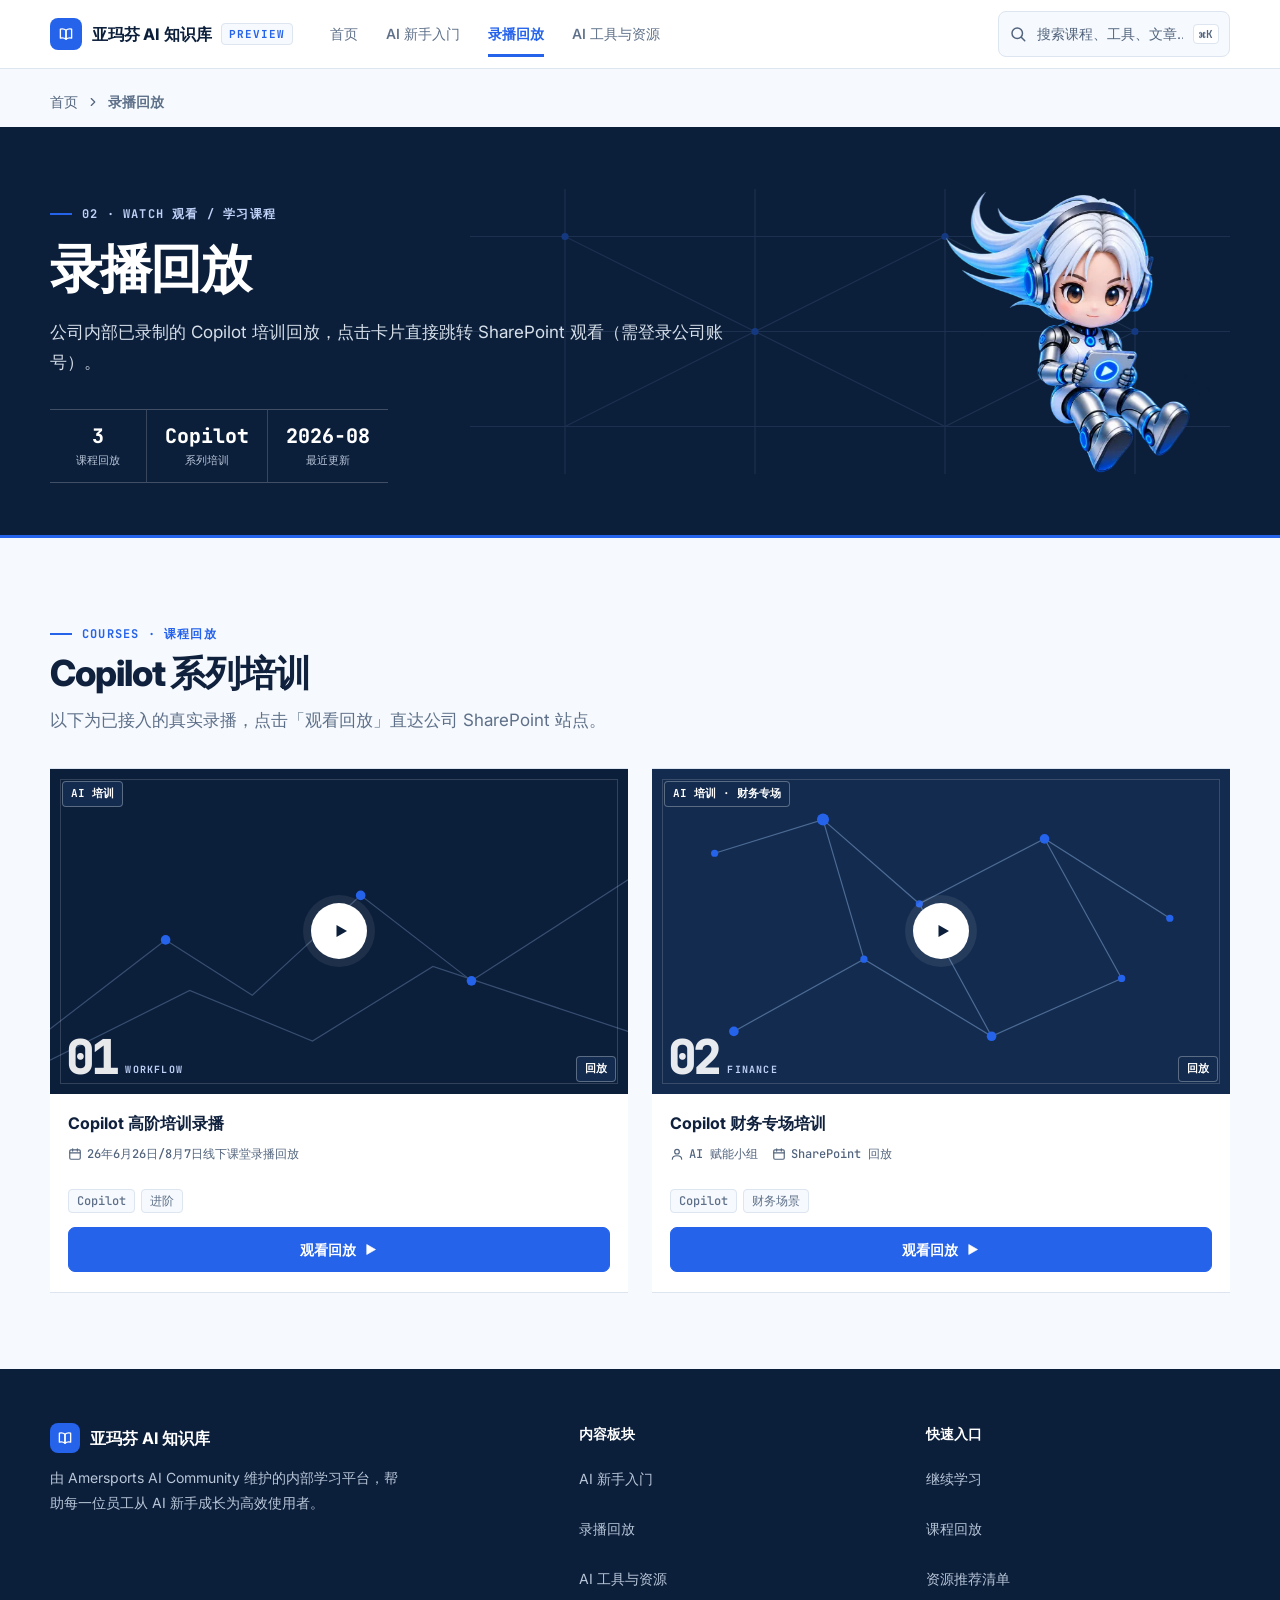
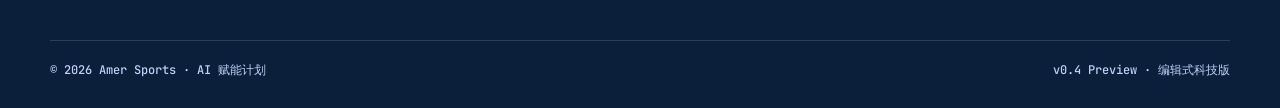
<file: site/knowledge-base/video.html>
<!DOCTYPE html>
<html lang="zh-CN">
<head>
<meta charset="UTF-8" />
<meta name="viewport" content="width=device-width, initial-scale=1.0" />
<title>录播回放 · 亚玛芬 AI 知识库</title>
<link rel="preconnect" href="https://fonts.googleapis.com">
<link rel="preconnect" href="https://fonts.gstatic.com" crossorigin>
<link href="https://fonts.googleapis.com/css2?family=Inter:wght@400;500;600;700;800&family=Space+Grotesk:wght@500;600;700&family=JetBrains+Mono:wght@500;700&display=swap" rel="stylesheet">
<link rel="stylesheet" href="style.css">
</head>
<body>

<!-- ========== 顶部导航 ========== -->
<header class="topbar" id="topbar">
  <div class="topbar-inner">
    <a class="brand" href="index.html">
      <span class="logo"><svg data-brand-icon="knowledge-book" aria-hidden="true" viewBox="0 0 24 24" fill="none" stroke-width="1.8" stroke-linecap="round" stroke-linejoin="round"><path d="M4.5 5.5c3.1-.8 5.6-.2 7.5 1.5v12c-1.9-1.7-4.4-2.3-7.5-1.5z"/><path d="M19.5 5.5c-3.1-.8-5.6-.2-7.5 1.5v12c1.9-1.7 4.4-2.3 7.5-1.5z"/></svg></span>
      亚玛芬 AI 知识库<small>PREVIEW</small>
    </a>
    <button class="nav-toggle" type="button" aria-label="打开主导航" aria-expanded="false" aria-controls="primaryNav">
      <span></span><span></span><span></span><span class="sr-only">打开导航</span>
    </button>
    <nav class="nav-links" id="primaryNav">
      <a href="index.html">首页</a>
      <a href="learn.html">AI 新手入门</a>
      <a href="video.html" class="active">录播回放</a>
      <a href="resources.html">AI 工具与资源</a>
    </nav>
    <div class="nav-right">
      <div class="search-wrap" id="searchWrap">
        <div class="search-box" id="searchBox">
          <svg viewBox="0 0 24 24" fill="none" stroke-width="2" stroke-linecap="round"><circle cx="11" cy="11" r="7"/><path d="M21 21l-4.3-4.3"/></svg>
          <input id="searchInput" type="text" aria-label="搜索课程、工具和文章" placeholder="搜索课程、工具、文章…" autocomplete="off">
          <span class="kbd">⌘K</span>
        </div>
        <div class="search-drop" id="searchDrop"></div>
      </div>
    </div>
  </div>
</header>

<!-- ========== 面包屑 ========== -->
<nav class="crumb">
  <a href="index.html">首页</a>
  <svg viewBox="0 0 24 24" fill="none" stroke-width="2" stroke-linecap="round" stroke-linejoin="round"><path d="M9 6l6 6-6 6"/></svg>
  <span class="cur">录播回放</span>
</nav>

<!-- ========== 板块 Hero ========== -->
<section class="board-hero video-hero">
  <div class="container">
    <div class="hero-grid" aria-hidden="true"></div>
    <div class="bh-left reveal">
      <div class="bh-tag">02 · WATCH 观看 / 学习课程</div>
      <h1>录播回放</h1>
      <p>公司内部已录制的 Copilot 培训回放，点击卡片直接跳转 SharePoint 观看（需登录公司账号）。</p>
    </div>
    <div class="bh-meta reveal">
      <div class="bm"><b>3</b><span>课程回放</span></div>
      <div class="bm"><b>Copilot</b><span>系列培训</span></div>
      <div class="bm"><b>2026-08</b><span>最近更新</span></div>
    </div>
    <div class="hero-mascot reveal">
      <picture>
        <source srcset="img/xiaoa-video-480.webp" type="image/webp">
        <img src="img/xiaoa-video.png" alt="正在观看录播的小A AI 助手" width="449" height="479" fetchpriority="high" decoding="async">
      </picture>
    </div>
  </div>
</section>

<!-- ========== 课程回放 ========== -->
<section class="section">
  <div class="container">
    <div class="section-head">
      <div>
        <div class="tag">COURSES · 课程回放</div>
        <h2>Copilot 系列培训</h2>
        <p class="desc">以下为已接入的真实录播，点击「观看回放」直达公司 SharePoint 站点。</p>
      </div>
    </div>

    <div class="video-grid replay-grid">
      <a class="video-card reveal" href="https://amersportsonline.sharepoint.com/sites/amersportsaicommunity/SitePages/Copilot%E9%AB%98%E9%98%B6%E5%9F%B9%E8%AE%AD%E5%BD%95%E6%92%AD.aspx" target="_blank" rel="noopener">
        <div class="video-thumb thumb-landscape">
          <span class="v-badge">AI 培训</span>
          <span class="cover-signal" aria-hidden="true"><strong>01</strong><small>WORKFLOW</small></span>
          <span class="play"><svg viewBox="0 0 24 24"><path d="M6 4l14 8-14 8V4z"/></svg></span>
          <span class="v-dur">回放</span>
        </div>
        <div class="video-body">
          <h3>Copilot 高阶培训录播</h3>
          <div class="v-meta">
            <span><svg viewBox="0 0 24 24" fill="none" stroke-width="2" stroke-linecap="round"><rect x="3" y="5" width="18" height="16" rx="2"/><path d="M8 3v4M16 3v4M3 10h18"/></svg>26年6月26日/8月7日线下课堂录播回放</span>
          </div>
          <div class="v-tags"><span>Copilot</span><span>进阶</span></div>
          <span class="v-btn" aria-hidden="true">观看回放<svg viewBox="0 0 24 24"><path d="M6 4l14 8-14 8V4z"/></svg></span>
        </div>
      </a>

      <a class="video-card reveal" href="https://amersportsonline.sharepoint.com/sites/amersportsaicommunity/SitePages/Copilot%E8%B4%A2%E5%8A%A1%E4%B8%93%E5%9C%BA%E5%9F%B9%E8%AE%AD.aspx" target="_blank" rel="noopener">
        <div class="video-thumb thumb-stars">
          <span class="v-badge">AI 培训 · 财务专场</span>
          <span class="cover-signal" aria-hidden="true"><strong>02</strong><small>FINANCE</small></span>
          <span class="play"><svg viewBox="0 0 24 24"><path d="M6 4l14 8-14 8V4z"/></svg></span>
          <span class="v-dur">回放</span>
        </div>
        <div class="video-body">
          <h3>Copilot 财务专场培训</h3>
          <div class="v-meta">
            <span><svg viewBox="0 0 24 24" fill="none" stroke-width="2" stroke-linecap="round"><circle cx="12" cy="8" r="4"/><path d="M4 21c0-4 3.6-6 8-6s8 2 8 6"/></svg>AI 赋能小组</span>
            <span><svg viewBox="0 0 24 24" fill="none" stroke-width="2" stroke-linecap="round"><rect x="3" y="5" width="18" height="16" rx="2"/><path d="M8 3v4M16 3v4M3 10h18"/></svg>SharePoint 回放</span>
          </div>
          <div class="v-tags"><span>Copilot</span><span>财务场景</span></div>
          <span class="v-btn" aria-hidden="true">观看回放<svg viewBox="0 0 24 24"><path d="M6 4l14 8-14 8V4z"/></svg></span>
        </div>
      </a>

    </div>
  </div>
</section>

<!-- ========== 页脚 ========== -->
<footer class="footer">
  <div class="container">
    <div class="footer-grid">
      <div>
        <div class="f-brand">
          <span class="logo"><svg data-brand-icon="knowledge-book" aria-hidden="true" viewBox="0 0 24 24" fill="none" stroke-width="1.8" stroke-linecap="round" stroke-linejoin="round"><path d="M4.5 5.5c3.1-.8 5.6-.2 7.5 1.5v12c-1.9-1.7-4.4-2.3-7.5-1.5z"/><path d="M19.5 5.5c-3.1-.8-5.6-.2-7.5 1.5v12c1.9-1.7 4.4-2.3 7.5-1.5z"/></svg></span>
          亚玛芬 AI 知识库
        </div>
        <p class="f-desc">由 Amersports AI Community 维护的内部学习平台，帮助每一位员工从 AI 新手成长为高效使用者。</p>
      </div>
      <div>
        <h2 class="footer-heading">内容板块</h2>
        <ul>
          <li><a href="learn.html">AI 新手入门</a></li>
          <li><a href="video.html">录播回放</a></li>
          <li><a href="resources.html">AI 工具与资源</a></li>
        </ul>
      </div>
      <div>
        <h2 class="footer-heading">快速入口</h2>
        <ul>
          <li><a href="learn.html">继续学习</a></li>
          <li><a href="video.html">课程回放</a></li>
          <li><a href="resources.html">资源推荐清单</a></li>
        </ul>
      </div>
    </div>
    <div class="footer-bottom">
      <span>© 2026 Amer Sports · AI 赋能计划</span>
      <span>v0.4 Preview · 编辑式科技版</span>
    </div>
  </div>
</footer>

<script src="search.js"></script>
<script src="site.js"></script>
</body>
</html>
</file>
<file: site/knowledge-base/style.css>
:root {
  --navy:#0B1E3A;
  --navy-2:#132B4F;
  --blue:#2563EB;
  --blue-soft:#EAF1FF;
  --mist:#F6F9FD;
  --white:#FFFFFF;
  --ink:#10213D;
  --muted:#5E7089;
  --quiet:#52647D;
  --on-navy:#D7E0EB;--on-navy-muted:#B8C6D8;
  --line:#DCE5F0;
  --control-border:#71839C;
  --radius:12px;
  --content:1180px;
  --font-sans:"Inter","PingFang SC","Microsoft YaHei",system-ui,-apple-system,sans-serif;
  --font-mono:"JetBrains Mono","SF Mono",Consolas,monospace;
  --shadow:0 14px 38px rgba(11,30,58,.1);
  --navy-950:var(--navy);--navy-900:var(--navy);--navy-800:var(--navy-2);
  --blue-600:var(--blue);--blue-500:var(--blue);--blue-100:var(--line);--blue-50:var(--blue-soft);
  --sky-400:var(--blue);--sky-300:#BFD1F7;--cyan-400:var(--blue);--cyan-300:#BFD1F7;
  --ink-900:var(--ink);--ink-700:var(--muted);--ink-500:var(--muted);--ink-400:var(--quiet);
  --bg:var(--mist);--card:var(--white);--shadow-card:none;--shadow-hover:none;
}

*,*::before,*::after{box-sizing:border-box}
html{scroll-behavior:smooth;background:var(--white)}
body{margin:0;overflow-x:hidden;background:var(--mist);color:var(--ink);font:400 17px/1.8 var(--font-sans);-webkit-font-smoothing:antialiased;text-rendering:optimizeLegibility}
body,button,input,select,textarea{font-family:var(--font-sans)}
a{color:inherit;text-decoration:none}
button,input,select,textarea{font:inherit}
button{cursor:pointer}
img,svg{max-width:100%}
img{display:block;height:auto}
ul,ol{margin:0;padding:0;list-style:none}
h1,h2,h3,h4,h5,h6,p{margin-top:0}
:focus-visible{outline:3px solid var(--blue);outline-offset:3px}
::selection{background:var(--blue-soft);color:var(--navy)}
.container{width:min(100% - 56px,var(--content));margin-inline:auto}
.reading-shell{max-width:860px}
.sr-only{position:absolute!important;width:1px!important;height:1px!important;padding:0!important;margin:-1px!important;overflow:hidden!important;clip:rect(0,0,0,0)!important;white-space:nowrap!important;border:0!important}

/* Header and search */
.topbar{position:sticky;top:0;z-index:100;background:var(--white);border-bottom:1px solid var(--line)}
.topbar.scrolled{box-shadow:0 6px 24px rgba(11,30,58,.05)}
.topbar-inner{position:relative;width:min(100% - 56px,var(--content));min-height:68px;margin-inline:auto;display:flex;align-items:center;gap:24px}
.brand{min-height:44px;display:inline-flex;align-items:center;gap:10px;flex:none;min-width:0;color:var(--navy);font-size:16px;font-weight:750;letter-spacing:-.01em;white-space:nowrap}
.brand .logo,.f-brand .logo{width:32px;height:32px;border-radius:8px;display:grid;place-items:center;flex:none;background:var(--blue)}
.brand .logo svg,.f-brand .logo svg{width:18px;height:18px;stroke:var(--white)}
.brand small{padding:2px 7px;border:1px solid var(--line);border-radius:4px;background:var(--mist);color:var(--blue);font:700 11px/1.5 var(--font-mono);letter-spacing:.08em}
.nav-toggle{display:none;width:44px;height:44px;padding:0;border:1px solid var(--line);border-radius:8px;background:var(--white);color:var(--navy)}
.nav-links{display:flex;align-items:stretch;gap:2px;flex:1;min-width:0}
.nav-links a{position:relative;min-height:44px;padding:10px 13px;display:inline-flex;align-items:center;justify-content:center;color:var(--muted);font-size:14px;font-weight:560;line-height:1.4;white-space:nowrap;transition:color 160ms ease,background-color 160ms ease}
.nav-links a:hover{background:var(--mist);color:var(--navy)}
.nav-links a.active{color:var(--blue);font-weight:700}
.nav-links a.active::after{content:"";position:absolute;left:13px;right:13px;bottom:-1px;height:3px;background:var(--blue)}
.nav-right{margin-left:auto;display:flex;align-items:center;gap:12px;flex:none}
.search-wrap{position:relative}
.search-box{width:232px;min-height:44px;padding:0 10px;display:flex;align-items:center;gap:8px;border:1px solid var(--line);border-radius:8px;background:var(--mist);color:var(--quiet);font-size:14px;transition:border-color 160ms ease,background-color 160ms ease}
.search-box:hover,.search-box:focus-within{border-color:var(--blue);background:var(--white)}
.search-box svg{width:18px;height:18px;flex:none;stroke:currentColor}
.search-box input{min-height:44px;flex:1;min-width:0;border:0;outline:0;background:transparent;color:var(--ink);font-size:14px}
.search-box input:focus-visible{outline:3px solid var(--blue);outline-offset:3px}
.search-box input::placeholder{color:var(--quiet)}
.search-box .kbd{margin-left:auto;padding:1px 5px;border:1px solid var(--line);border-radius:4px;background:var(--white);color:var(--quiet);font:600 11px/1.5 var(--font-mono)}
.search-drop{display:none;position:absolute;top:calc(100% + 8px);right:0;z-index:200;width:min(380px,calc(100vw - 32px));max-height:min(440px,calc(100vh - 100px));padding:6px;overflow-y:auto;border:1px solid var(--line);border-radius:var(--radius);background:var(--white);box-shadow:var(--shadow)}
.search-item{min-height:58px;padding:10px 12px;display:flex;align-items:flex-start;gap:10px;border:1px solid transparent;border-radius:8px;transition:border-color 140ms ease,background-color 140ms ease}
.search-item:hover,.search-item:focus-visible{border-color:var(--line);background:var(--blue-soft)}
.search-item .si-tag{flex:none;margin-top:2px;padding:2px 6px;border:1px solid var(--line);border-radius:4px;background:var(--white);color:var(--blue);font:700 11px/1.5 var(--font-mono)}
.search-item .si-body{min-width:0;flex:1}
.search-item .si-body b{display:block;color:var(--ink);font-size:14px;line-height:1.45}
.search-item .si-body small{display:block;margin-top:2px;overflow:hidden;color:var(--muted);font-size:14px;line-height:1.5;text-overflow:ellipsis;white-space:nowrap}
.search-empty{padding:20px 14px;color:var(--quiet);font-size:14px;text-align:center}
.nav-cta{min-height:44px;padding:9px 16px;display:inline-flex;align-items:center;justify-content:center;gap:7px;border-radius:8px;background:var(--blue);color:var(--white);font-size:14px;font-weight:700}
.nav-cta:hover{background:var(--navy-2)}
.nav-cta svg{width:16px;height:16px;stroke:currentColor}

/* Breadcrumb */
.crumb{width:min(100% - 56px,var(--content));min-height:58px;margin-inline:auto;padding-top:8px;display:flex;align-items:center;gap:8px;color:var(--quiet);font-size:14px}
.crumb a{min-height:44px;display:inline-flex;align-items:center;transition:color 160ms ease}
.crumb a:hover{color:var(--blue)}
.crumb svg{width:14px;height:14px;flex:none;stroke:currentColor}
.crumb .cur{color:var(--muted);font-weight:650}

/* Flat, diagrammatic hero system */
.board-hero,.detail-hero{--accent:var(--blue)!important;position:relative;isolation:isolate;overflow:hidden;border-bottom:3px solid var(--blue);background:var(--navy);color:var(--white)}
.board-hero::before{content:none;background-image:none}
.detail-hero::before,.xa-hero::before,.xp-deco::before{content:"";position:absolute;inset:0;z-index:-1;background-image:url("data:image/svg+xml,%3Csvg xmlns='http://www.w3.org/2000/svg' width='640' height='240' viewBox='0 0 640 240'%3E%3Cg fill='none' stroke='%23374E70' stroke-width='1'%3E%3Cpath d='M0 40H640M0 120H640M0 200H640M80 0V240M240 0V240M400 0V240M560 0V240'/%3E%3Cpath d='M80 40L240 120L400 40L560 120M80 200L240 120L400 200L560 120'/%3E%3C/g%3E%3Cg fill='%232563EB'%3E%3Ccircle cx='80' cy='40' r='3'/%3E%3Ccircle cx='240' cy='120' r='3'/%3E%3Ccircle cx='400' cy='40' r='3'/%3E%3Ccircle cx='560' cy='120' r='3'/%3E%3C/g%3E%3C/svg%3E");background-position:right center;background-repeat:no-repeat;background-size:min(760px,70vw) auto;opacity:.38;pointer-events:none}
.board-hero .container{position:relative;min-height:284px;padding-block:56px 52px;display:grid;grid-template-columns:minmax(0,1fr) minmax(190px,max-content);align-items:end;gap:48px}
.hero-grid{position:absolute;inset:0;z-index:0;overflow:hidden;background-image:url("data:image/svg+xml,%3Csvg xmlns='http://www.w3.org/2000/svg' width='640' height='240' viewBox='0 0 640 240'%3E%3Cg fill='none' stroke='%23374E70' stroke-width='1'%3E%3Cpath d='M0 40H640M0 120H640M0 200H640M80 0V240M240 0V240M400 0V240M560 0V240'/%3E%3Cpath d='M80 40L240 120L400 40L560 120M80 200L240 120L400 200L560 120'/%3E%3C/g%3E%3Cg fill='%232563EB'%3E%3Ccircle cx='80' cy='40' r='3'/%3E%3Ccircle cx='240' cy='120' r='3'/%3E%3Ccircle cx='400' cy='40' r='3'/%3E%3Ccircle cx='560' cy='120' r='3'/%3E%3C/g%3E%3C/svg%3E");background-position:right center;background-repeat:no-repeat;background-size:min(760px,70vw) auto;opacity:.4;pointer-events:none}
.hero-copy,.board-hero .container>:not(.hero-grid):not(.hero-mascot),.detail-hero .container>:not(.hero-grid):not(.hero-mascot){position:relative;z-index:2}
.bh-left{position:relative;z-index:2;min-width:0}
.bh-left .bh-tag,.dh-tag,.xh-tag,.section-head .tag,.ss-title{display:inline-flex;align-items:center;gap:10px;color:#BFD1F7;font:700 12px/1.5 var(--font-mono);letter-spacing:.1em;text-transform:uppercase}
.bh-left .bh-tag::before,.dh-tag::before,.xh-tag::before,.section-head .tag::before,.ss-title::before{content:"";width:22px;height:2px;flex:none;background:var(--blue)}
.bh-left .bh-tag{margin-bottom:16px}
.bh-left h1{max-width:790px;margin-bottom:0;font-size:clamp(38px,4.1vw,54px);font-weight:800;letter-spacing:-.035em;line-height:1.14}
.bh-left h1 .grad{color:#BFD1F7;font-style:normal}
.bh-left p{max-width:720px;margin:18px 0 0;color:var(--on-navy);font-size:17px;line-height:1.8}
.bh-left .bh-subtitle{max-width:720px;margin-top:14px;color:var(--white);font-size:clamp(20px,2.2vw,27px);font-weight:650;letter-spacing:-.02em;line-height:1.4}
.bh-left .bh-subtitle + p{margin-top:10px}
.bh-meta{position:relative;z-index:2;display:flex;flex-wrap:wrap;align-self:end;border-top:1px solid rgba(255,255,255,.22);border-bottom:1px solid rgba(255,255,255,.22)}
.bh-meta .bm{min-width:96px;padding:14px 18px;text-align:center}
.bh-meta .bm + .bm{border-left:1px solid rgba(255,255,255,.18)}
.bh-meta .bm b{display:block;color:var(--white);font:750 20px/1.2 var(--font-mono)}
.bh-meta .bm span{display:block;margin-top:5px;color:var(--on-navy-muted);font:500 11px/1.4 var(--font-mono);white-space:nowrap}
.hero-mascot{position:relative;right:auto;bottom:auto;z-index:3;grid-column:2;grid-row:1;width:clamp(148px,16vw,190px);height:240px;max-height:240px;display:flex;align-items:flex-end;justify-content:center;justify-self:end;align-self:end;pointer-events:none}
.hero-mascot picture{width:100%;height:100%;display:flex;align-items:flex-end;justify-content:center}
.hero-mascot img{width:100%;height:100%;max-height:240px;object-fit:contain;object-position:center bottom;filter:none}
.hero-mascot .mascot-status{position:absolute;right:0;bottom:16px;z-index:2}
.learn-hero .container{row-gap:20px}
.learn-hero .bh-left{grid-column:1;grid-row:1}
.learn-hero .hero-mascot{grid-column:2;grid-row:1/3}
.learn-hero .bh-meta{grid-column:1;grid-row:2;justify-self:start}
.video-hero .container{row-gap:20px}
.video-hero .bh-left{grid-column:1;grid-row:1}
.video-hero .hero-mascot{grid-column:2;grid-row:1/3}
.video-hero .bh-meta{grid-column:1;grid-row:2;justify-self:start}
.resources-hero .hero-mascot{width:clamp(170px,18vw,220px)}
.bh-mascot{position:relative;z-index:2;width:clamp(148px,16vw,190px);max-height:220px;align-self:end;object-fit:contain;filter:none}
.mascot-status{min-height:32px;padding:5px 10px;display:inline-flex;align-items:center;gap:7px;border:1px solid rgba(255,255,255,.24);border-radius:6px;background:var(--navy-2);color:var(--white);font:650 11px/1.5 var(--font-mono)}
.mascot-status::before{content:"";width:6px;height:6px;border-radius:50%;background:var(--blue)}
.detail-hero .container{padding-block:48px 50px}
.dh-tag{margin-bottom:14px}
.detail-hero h1{max-width:820px;margin-bottom:0;font-size:clamp(34px,4vw,46px);font-weight:800;letter-spacing:-.03em;line-height:1.18}
.detail-hero p.desc{max-width:720px;margin:14px 0 0;color:var(--on-navy);font-size:17px;line-height:1.8}
.dh-meta{margin-top:20px;display:flex;flex-wrap:wrap;gap:8px}
.dh-meta span{min-height:32px;padding:5px 10px;display:inline-flex;align-items:center;border:1px solid rgba(255,255,255,.24);border-radius:5px;background:var(--navy-2);color:#E8EEF6;font:600 12px/1.5 var(--font-mono)}

/* Section rhythm */
.section,body .lp-sec{padding-block:76px}
.section-head{margin-bottom:32px;display:flex;align-items:flex-end;justify-content:space-between;gap:24px}
.section-head .tag{margin-bottom:9px;color:var(--blue)}
.section-head h2{margin-bottom:0;color:var(--ink);font-size:clamp(28px,3vw,36px);font-weight:800;letter-spacing:-.03em;line-height:1.2}
.section-head .desc{max-width:680px;margin:10px 0 0;color:var(--muted);font-size:17px;line-height:1.8}
.learning-intro .desc{max-width:none;white-space:nowrap}
.section-more{min-height:44px;display:inline-flex;align-items:center;gap:7px;flex:none;color:var(--blue);font-size:14px;font-weight:700}
.section-more svg{width:16px;height:16px;stroke:currentColor;transition:transform 160ms ease}
.section-more:hover svg{transform:translateX(3px)}
.reveal,body .rv{opacity:1;transform:none}
html.is-ready .reveal{animation:reveal-in 420ms ease both}
@keyframes reveal-in{from{opacity:0;transform:translateY(12px)}to{opacity:1;transform:none}}

/* Quiet editorial units */
.entry-row,.sub-grid,.video-grid,.gate-home-grid{display:grid;gap:24px}
.entry-row{grid-auto-rows:1fr}
.entry-row,.sub-grid,.video-grid{grid-template-columns:repeat(3,minmax(0,1fr))}
.replay-grid{grid-template-columns:repeat(2,minmax(0,1fr))}
.featured-course-grid{grid-template-columns:minmax(0,420px)}
.gate-home-grid{grid-template-columns:repeat(2,minmax(0,1fr));margin-top:8px}
.entry-card,.sub-card,.video-card,.res-entry,.gate-home-card{--accent:var(--blue)!important;position:relative;min-width:0;border:solid var(--line);border-width:1px 0;border-radius:0;background:var(--white);box-shadow:none;color:var(--ink);transition:border-color 160ms ease,background-color 160ms ease}
.entry-card::before,.sub-card::before{content:none}
.entry-card:hover,.sub-card:hover,.video-card:hover,.res-entry:hover,.gate-home-card:hover{border-color:var(--blue);background:var(--blue-soft);box-shadow:none;transform:none}
.entry-card{padding:30px 26px 32px;display:flex;flex-direction:column}
.entry-card .ec-top,.sub-card .sc-top{margin-bottom:22px;display:flex;align-items:center;justify-content:space-between;gap:16px}
.entry-card .ec-num,.sub-card .sc-num{color:var(--blue);font:700 12px/1.5 var(--font-mono);letter-spacing:.08em}
.entry-card .ec-num{order:2}
.entry-card .ec-icon{width:72px;height:72px;border:0;border-radius:0;display:grid;place-items:center;flex:none;background:var(--blue);color:var(--white)}
.entry-card .ec-icon svg{width:36px;height:36px;stroke:currentColor}
.sub-card .sc-icon,.gate-home-card .gh-icon{width:44px;height:44px;border:1px solid var(--line);border-radius:8px;display:grid;place-items:center;flex:none;background:var(--white);color:var(--blue)}
.sub-card .sc-icon svg,.gate-home-card .gh-icon svg{width:21px;height:21px;stroke:currentColor}
.entry-card h3{margin-bottom:10px;font-size:28px;font-weight:800;line-height:1.3}
.entry-card p{min-height:0;margin-bottom:0;color:var(--muted);font-size:17px;font-weight:400;line-height:1.75}
.entry-card .ec-link,.sub-card .sc-link,.re-foot,.gate-home-card .gh-go{margin-top:18px;display:inline-flex;align-items:center;gap:6px;color:var(--blue);font-size:14px;font-weight:700}
.entry-card .ec-link{margin-top:auto;padding-top:24px;align-self:flex-start}
.entry-card .ec-link svg,.sub-card .sc-link svg,.re-foot svg,.gate-home-card .gh-go svg{width:15px;height:15px;stroke:currentColor;transition:transform 160ms ease}
.entry-card:hover .ec-link,.res-entry:hover .re-foot{gap:6px}
.entry-card:hover .ec-link svg,.sub-card:hover .sc-link svg,.res-entry:hover .re-foot svg,.gate-home-card:hover .gh-go svg{transform:translateX(3px)}
.entry-card .ec-use{display:none}
.sub-card{padding:24px 22px;display:block}
.sub-card h4{margin-bottom:7px;font-size:17px;line-height:1.4}
.sub-card p{margin-bottom:0;color:var(--muted);font-size:17px;line-height:1.8}
.sub-card .sc-meta,.v-tags,.xp-tags{margin-block:14px;display:flex;flex-wrap:wrap;gap:6px}
.sub-card .sc-meta span,.v-tags span,.xp-tags span{padding:2px 8px;border:1px solid var(--line);border-radius:4px;background:var(--mist);color:var(--muted);font:500 12px/1.5 var(--font-mono)}

/* Learning path */
.path-panel{position:relative;padding:26px 0;border:solid var(--line);border-width:1px 0;border-radius:0;background:var(--white);box-shadow:none}
.path-panel::after{content:none}
.path-title{margin-bottom:6px;display:flex;align-items:center;justify-content:space-between;gap:16px;font-size:16px;font-weight:750}
.path-progress,.p-badge{padding:2px 7px;border:1px solid var(--line);border-radius:4px;background:var(--blue-soft);color:var(--blue);font:700 11px/1.5 var(--font-mono)}
.path-sub{margin-bottom:22px;color:var(--quiet);font-size:14px}
.path-steps{position:relative}
.path-steps::before{content:"";position:absolute;top:12px;bottom:12px;left:15px;width:1px;background:var(--line)}
.path-steps li{position:relative;padding-bottom:22px;display:flex;gap:14px}
.path-steps li:last-child{padding-bottom:0}
.step-dot{position:relative;z-index:1;width:30px;height:30px;display:grid;place-items:center;flex:none;border:1px solid var(--line);border-radius:50%;background:var(--white);color:var(--quiet);font:700 12px/1 var(--font-mono)}
.path-steps li.done .step-dot,.path-steps li.active .step-dot{border-color:var(--blue);background:var(--blue);box-shadow:none;color:var(--white)}
.path-steps .step-body b{display:block;color:var(--ink);font-size:14px}
.path-steps .step-body small{display:block;margin-top:2px;color:var(--quiet);font-size:14px}

/* Filters and controls */
.filter-chips{margin-bottom:30px;display:flex;flex-wrap:wrap;gap:8px}
.chip{min-height:44px;padding:8px 15px;border:1px solid var(--line);border-radius:6px;background:var(--white);color:var(--muted);font-size:14px;font-weight:600;transition:border-color 160ms ease,background-color 160ms ease,color 160ms ease}
.chip:hover{border-color:var(--blue);color:var(--blue)}
.chip.active{border-color:var(--blue);background:var(--blue);color:var(--white)}

/* Video units and flat placeholder art */
.video-card{overflow:hidden;display:flex;flex-direction:column}
.video-thumb,body .sk-vcard .sk-thumb{position:relative;isolation:isolate;aspect-ratio:16/9;overflow:hidden;display:grid;place-items:center;background-color:var(--navy);background-image:url("data:image/svg+xml,%3Csvg xmlns='http://www.w3.org/2000/svg' width='480' height='270' viewBox='0 0 480 270'%3E%3Cg fill='none' stroke='%23374E70' stroke-width='1'%3E%3Cpath d='M0 54H480M0 135H480M0 216H480M96 0V270M240 0V270M384 0V270'/%3E%3Cpath d='M96 54L240 135L384 54M96 216L240 135L384 216'/%3E%3C/g%3E%3Cg fill='%232563EB'%3E%3Ccircle cx='96' cy='54' r='4'/%3E%3Ccircle cx='240' cy='135' r='4'/%3E%3Ccircle cx='384' cy='216' r='4'/%3E%3C/g%3E%3C/svg%3E");background-position:center;background-repeat:no-repeat;background-size:cover}
.thumb-landscape,.thumb-stars,.thumb-aurora{background-color:var(--navy);background-position:center;background-repeat:no-repeat;background-size:cover}
.thumb-landscape{background-image:url("data:image/svg+xml,%3Csvg xmlns='http://www.w3.org/2000/svg' width='480' height='270' viewBox='0 0 480 270'%3E%3Cg fill='none' stroke='%23374E70' stroke-width='1'%3E%3Cpath d='M0 216L96 142L168 188L258 105L350 176L480 92'/%3E%3Cpath d='M0 242L116 184L218 226L318 164L480 218'/%3E%3C/g%3E%3Cg fill='%232563EB'%3E%3Ccircle cx='96' cy='142' r='4'/%3E%3Ccircle cx='258' cy='105' r='4'/%3E%3Ccircle cx='350' cy='176' r='4'/%3E%3C/g%3E%3C/svg%3E")}
.thumb-stars{background-color:var(--navy-2);background-image:url("data:image/svg+xml,%3Csvg xmlns='http://www.w3.org/2000/svg' width='480' height='270' viewBox='0 0 480 270'%3E%3Cg fill='none' stroke='%234C6B94' stroke-width='1'%3E%3Cpath d='M52 70L142 42L222 112L326 58L430 124M68 218L176 158L282 222L390 174M142 42L176 158M222 112L282 222M326 58L390 174'/%3E%3C/g%3E%3Cg fill='%232563EB'%3E%3Ccircle cx='52' cy='70' r='3'/%3E%3Ccircle cx='142' cy='42' r='5'/%3E%3Ccircle cx='222' cy='112' r='3'/%3E%3Ccircle cx='326' cy='58' r='4'/%3E%3Ccircle cx='430' cy='124' r='3'/%3E%3Ccircle cx='68' cy='218' r='4'/%3E%3Ccircle cx='176' cy='158' r='3'/%3E%3Ccircle cx='282' cy='222' r='4'/%3E%3Ccircle cx='390' cy='174' r='3'/%3E%3C/g%3E%3C/svg%3E")}
.thumb-aurora{background-color:#0F3262;background-image:url("data:image/svg+xml,%3Csvg xmlns='http://www.w3.org/2000/svg' width='480' height='270' viewBox='0 0 480 270'%3E%3Cg fill='none' stroke='%236F8DB5' stroke-width='1'%3E%3Cpath d='M-30 218C74 110 164 104 254 174S424 230 520 112'/%3E%3Cpath d='M-36 176C72 72 166 68 258 136S426 192 520 74'/%3E%3Cpath d='M-42 134C70 34 168 30 262 98S430 154 520 36'/%3E%3C/g%3E%3Cg fill='%23FFFFFF'%3E%3Ccircle cx='82' cy='105' r='3'/%3E%3Ccircle cx='254' cy='174' r='3'/%3E%3Ccircle cx='398' cy='176' r='3'/%3E%3C/g%3E%3C/svg%3E")}
.video-thumb::before,body .sk-vcard .sk-thumb::before{content:none;background-image:none}
.video-thumb::after{content:"";position:absolute;inset:10px;z-index:1;border:1px solid rgba(255,255,255,.16);pointer-events:none}
.cover-signal{position:absolute;left:16px;bottom:16px;z-index:2;display:flex;align-items:flex-end;gap:9px;color:rgba(255,255,255,.9)}
.cover-signal strong{font:800 48px/.85 var(--font-mono);letter-spacing:-.08em}
.cover-signal small{padding-bottom:2px;color:#BFD1F7;font:700 10px/1.2 var(--font-mono);letter-spacing:.12em}
.video-thumb .vg-bg{display:none;background:transparent}
.video-thumb .play,body .sk-vcard .sk-thumb .play{position:relative;z-index:3;width:56px;height:56px;display:grid;place-items:center;border:1px solid rgba(255,255,255,.82);border-radius:50%;background:var(--white);box-shadow:0 0 0 8px rgba(255,255,255,.08);transition:background-color 160ms ease}
.video-thumb .play svg,body .sk-vcard .sk-thumb .play svg{width:18px;height:18px;margin-left:3px;fill:var(--navy)}
.video-card:hover .play{background:var(--blue-soft);transform:none}
.video-thumb .v-badge,.video-thumb .v-dur,.rv-badge-demo,.rv-dur-txt{position:absolute;z-index:2;min-height:26px;padding:4px 8px;display:inline-flex;align-items:center;border:1px solid rgba(255,255,255,.3);border-radius:4px;background:var(--navy-2);color:var(--white);font:650 11px/1.4 var(--font-mono)}
.video-thumb .v-badge,.rv-badge-demo{top:12px;left:12px}
.video-thumb .v-dur,.rv-dur-txt{right:12px;bottom:12px}
.rv-badge-real{border-color:var(--blue);background:var(--blue)}
.video-body{padding:18px 18px 20px;display:flex;flex:1;flex-direction:column}
.video-body h3,.rv-title{margin-bottom:10px;color:var(--ink);font-size:16px;font-weight:720;line-height:1.45}
.v-meta,.rv-meta{margin-bottom:12px;display:flex;flex-wrap:wrap;gap:6px 14px;color:var(--quiet);font:500 12px/1.5 var(--font-mono)}
.v-meta span{display:inline-flex;align-items:center;gap:5px}
.v-meta svg{width:14px;height:14px;stroke:currentColor}
.v-btn,.elink,.qz-submit{min-height:44px;margin-top:auto;padding:9px 14px;display:inline-flex;align-items:center;justify-content:center;gap:7px;border:1px solid var(--blue);border-radius:7px;background:var(--blue);color:var(--white);font-size:14px;font-weight:700}
.v-btn:hover,.elink:hover,.qz-submit:hover{border-color:var(--navy-2);background:var(--navy-2)}
.v-btn svg,.elink svg{width:15px;height:15px;fill:var(--white);stroke:var(--white)}

/* Resource directory and row system */
.resource-directory{display:grid;grid-template-columns:1fr;gap:16px}
.resource-directory .res-entry{display:grid;grid-template-columns:minmax(250px,.72fr) minmax(0,1.55fr) minmax(96px,.3fr);align-items:stretch;overflow:hidden}
.res-entry .re-head{min-width:0;padding:22px 20px;display:flex;align-items:center;gap:14px}
.res-entry .re-icon{width:44px;height:44px;display:grid;place-items:center;flex:none;border:1px solid var(--line);border-radius:8px;background:var(--white);color:var(--blue)}
.res-entry .re-icon svg{width:22px;height:22px;stroke:currentColor}
.res-entry .re-name{color:var(--ink);font-size:18px;font-weight:750}
.res-entry .re-sub{margin-top:2px;color:var(--quiet);font-size:14px}
.res-entry .re-count{margin-left:auto;padding:2px 7px;border:1px solid var(--line);border-radius:4px;background:var(--mist);color:var(--quiet);font:650 11px/1.5 var(--font-mono);white-space:nowrap}
.resource-directory .re-preview{min-width:0;padding-inline:12px;display:grid;grid-template-columns:repeat(3,minmax(0,1fr));align-items:stretch;border-top:0;border-left:1px solid var(--line)}
.p-row{min-height:62px;padding-block:10px;display:flex;align-items:center;gap:14px;border-bottom:1px solid var(--line);background:transparent;color:inherit;transition:background-color 140ms ease}
.re-preview .p-row + .p-row,.detail-card .p-row + .p-row{border-top:0}
.detail-card .p-row{padding:12px 22px}
.detail-card .p-row:hover,.p-link:hover{background:var(--blue-soft);box-shadow:inset 3px 0 0 var(--blue)}
.p-logo,.p-logo.alt{width:42px;height:42px;display:grid;place-items:center;flex:none;border:1px solid var(--navy-2);border-radius:8px!important;background:var(--navy)!important;box-shadow:none;color:var(--white);font:750 13px/1 var(--font-mono);letter-spacing:-.02em;transition:background-color 140ms ease}
.p-logo.alt{border-color:var(--blue);background:var(--blue)!important}
.p-row:hover .p-logo,.p-link:hover .p-logo{background:var(--blue)!important;box-shadow:none;transform:none}
.p-info{min-width:0;flex:1;overflow:hidden}
.p-info b{display:block;overflow:hidden;color:var(--ink);font-size:14px;line-height:1.45;text-overflow:ellipsis;white-space:nowrap}
.p-info small{display:block;margin-top:2px;overflow:hidden;color:var(--muted);font-size:14px;line-height:1.5;text-overflow:ellipsis;white-space:nowrap}
.p-link:hover .p-info b{color:var(--blue)}
.p-arrow{width:32px;height:32px;display:grid;place-items:center;flex:none;border:1px solid var(--line);border-radius:6px;background:var(--white);color:var(--quiet);transition:color 140ms ease,transform 140ms ease}
.p-arrow svg{width:14px;height:14px;stroke:currentColor}
.p-link:hover .p-arrow{background:var(--white);color:var(--blue);transform:translateX(3px)}
.resource-directory .re-preview .p-row{min-width:0;padding-inline:10px;border-bottom:0}
.resource-directory .re-preview .p-row + .p-row{border-left:1px solid var(--line)}
.re-foot{min-height:48px;margin-top:0;padding:10px 20px;justify-content:center}
.resource-directory .re-foot{min-height:100%;border-left:1px solid var(--line)}

/* Detail pages and skeletons */
.detail-body{padding-block:56px 76px}
.detail-card{--accent:var(--blue)!important;overflow:hidden;border:1px solid var(--line);border-radius:var(--radius);background:var(--white);box-shadow:none}
.dc-head{min-height:58px;padding:14px 22px;display:flex;align-items:center;gap:10px;border-bottom:1px solid var(--line)}
.dc-head .dot{width:8px;height:8px;border-radius:50%;background:var(--blue)}
.dc-head b{font-size:15px}
.dc-head .tag-note{margin-left:auto;color:var(--quiet);font:600 11px/1.5 var(--font-mono)}
.dc-body{padding:clamp(22px,4vw,36px)}
.sk{border-radius:4px;background:#EDF2F8;animation:pulse 1.8s ease-in-out infinite}
@keyframes pulse{0%,100%{opacity:1}50%{opacity:.45}}
.sk.sk-h{width:46%;height:20px}.sk.sk-sub{width:30%;height:15px}.sk.sk-line{width:100%;height:12px}.sk.sk-line.w80{width:80%}.sk.sk-line.w65{width:65%}.sk.sk-line.w50{width:50%}.sk.sk-code{height:88px;border-radius:6px}.sk.sk-block{height:64px;border-radius:6px}
.sk-row{margin-bottom:16px}.sk-row:last-child{margin-bottom:0}.sk-gap-8{height:8px}
.dc-sec{margin:26px 0 12px;display:flex;align-items:center;gap:8px}.dc-sec .sk{width:120px;height:16px}.dc-sec .sk.half{width:90px}
.sk-timeline{position:relative;padding-left:26px}
.sk-timeline::before{content:"";position:absolute;top:6px;bottom:6px;left:7px;width:1px;background:var(--line)}
.sk-tl-item{position:relative;margin-bottom:22px}.sk-tl-item:last-child{margin-bottom:0}
.sk-tl-item::before{content:"";position:absolute;top:3px;left:-26px;width:16px;height:16px;border:3px solid var(--blue);border-radius:50%;background:var(--white)}
.sk-tl-year{width:64px;height:12px;margin-bottom:8px}.sk-tl-item .sk-line{width:70%}
.placeholder-note,body .lp-tip,body .pg-hint{margin-top:24px;padding:14px 16px;display:flex;align-items:flex-start;gap:12px;border:1px solid var(--line);border-left:3px solid var(--blue);border-radius:6px;background:var(--blue-soft)}
.placeholder-note svg,body .lp-tip svg,body .pg-hint svg{width:18px;height:18px;margin-top:4px;flex:none;stroke:var(--blue)}
.placeholder-note p,body .lp-tip p,body .pg-hint p{margin-bottom:0;color:var(--muted);font-size:14px;line-height:1.7}

/* Knowledge content and prompt components */
body .rt-sec h3,body .lp-sub,.xa-section-title{position:relative;padding-left:14px;color:var(--ink);font-size:17px;font-weight:780}
body .rt-sec h3::before,body .lp-sub::before,.xa-section-title::before{content:"";position:absolute;left:0;width:3px;height:18px;border-radius:0;background:var(--blue)}
body .rt-sec p,body .rt-ul li,body .lp-lead{color:var(--muted);font-size:17px;line-height:1.8}
body .lp-tl-item p,body .lp-step-panel p,body .lp-term .tr,body .kb-step p,body .tl-body p{color:var(--muted);font-size:17px;line-height:1.8}
body .lp-guide .g-pick,body .lp-note,body .lp-noresult,body .qz-exp,body .qz-result p,body .kb-era .ke-key{font-size:14px;line-height:1.7}
body .qz-hint,body .ls-tip{font-size:14px;line-height:1.6}
body .lp-blog-card .blink{min-height:44px;display:inline-flex;align-items:center;font-size:14px;line-height:1.5}
body .rt-code,body .lp-code{border:1px solid var(--navy-2);border-radius:8px;background:var(--navy);color:#DDE8F9;font:500 13px/1.8 var(--font-mono)}
body .rt-table{display:block;width:100%;max-width:100%;overflow-x:auto;border-collapse:collapse;font-size:14px;overscroll-behavior-inline:contain;-webkit-overflow-scrolling:touch}
body .rt-table:focus-visible{outline:3px solid var(--blue);outline-offset:3px}
body .rt-table>tbody{display:table;width:max(100%,620px);border-collapse:collapse;table-layout:auto}
.xa-vs table{width:100%;border-collapse:collapse;font-size:14px}
body .rt-table th{padding:10px 12px;border-bottom:2px solid var(--line);color:var(--muted);font:650 12px/1.5 var(--font-mono);text-align:left}
body .rt-table td{padding:12px;border-bottom:1px solid var(--line);color:var(--muted);vertical-align:top}
body .kb-quote,body .lp-quote{border:1px solid var(--line);border-left:3px solid var(--blue);border-radius:6px;background:var(--blue-soft);color:var(--muted);font-size:14px}
body .kb-cards,body .kb-eras,body .lp-cards,body .lp-formula,body .lp-ent-grid{gap:16px}
body .kb-card,body .kb-term,body .kb-era,body .lp-card,body .lp-ent,body .lp-blog-card,body .lp-quiz,body .lp-guide,body .lp-term,body .lp-step-panel,body .lp-fig,body .ls-card,body .sk-vcard{border:solid var(--line);border-width:1px 0;border-radius:0;background:var(--white);box-shadow:none}
body .kb-card:hover,body .lp-card:hover,body .lp-ent:hover,body .lp-blog-card:hover,body .rv-real:hover{border-color:var(--blue);box-shadow:none;transform:none}
body .kb-card p,body .kb-term .kt-row,body .kb-era p,body .lp-card p,body .lp-ent p,body .lp-blog-card p{color:var(--muted);font-size:14px;line-height:1.7}
body .kb-card .kc-tag,body .kb-term .kt-tag,body .lp-card .kc-tag,body .lp-term .tt,body .btag,body .etags span,body .t-tag{border:1px solid var(--line);border-radius:4px;background:var(--blue-soft);color:var(--blue);font:650 11px/1.5 var(--font-mono)}
body .kb-step{border-bottom:1px solid var(--line)}
body .kb-step .ks-num{border:1px solid var(--line);border-radius:5px;background:var(--blue-soft);color:var(--blue)}
body .kb-era{border-top:3px solid var(--blue)}
body .nest-l{border-color:var(--line);border-radius:6px;background:var(--white)}
body .nest-l4{border-color:var(--blue);background:var(--blue-soft)}
body .lp-step-btn,body .lp-copy,body .lp-search button,body .qz-opt,body .qz-reset,body .ls-toggle{min-height:44px;border:1px solid var(--line);border-radius:6px;background:var(--white);color:var(--muted);font-size:14px}
body .lp-step-btn:hover,body .lp-step-btn.on,body .lp-search button:hover,body .qz-opt:hover,body .qz-opt.sel,body .qz-reset:hover{border-color:var(--blue);background:var(--blue-soft);color:var(--blue)}
body .lp-copy:hover{background:var(--blue-soft);color:var(--blue)}
body .lp-stats{border:solid var(--line);border-width:1px 0;border-radius:0;box-shadow:none}
body .lp-tl::before{width:1px}
body .lp-tl-item::before,body .lp-tl-item[data-cat]::before{border-color:var(--blue)}
body .lp-tl-cat{border:1px solid var(--line);border-radius:4px;background:var(--mist);color:var(--muted)}
body .cat-llm,body .cat-boom{border-color:var(--blue);background:var(--blue);color:var(--white)}
body .lp-logo,body .lp-logo.alt{border-radius:7px;background:var(--navy)}
body .lp-logo.alt{background:var(--blue)}
body .lp-guide .g-row + .g-row,body .xa-hero .xh-side li,body .kb-step{border-color:var(--line);border-style:solid}
body .lp-search input{min-height:44px;border:1px solid var(--line);border-radius:6px;background:var(--white);color:var(--ink);font-size:14px}
body .lp-search input:focus{border-color:var(--blue)}
body .lp-search input:focus-visible { outline:3px solid var(--blue) !important; outline-offset:3px; }
body .lp-vs .vs-box{border:1px solid var(--line);border-radius:6px;background:var(--white);color:var(--muted);font-size:14px}
body .lp-vs .vs-good{border-left:3px solid var(--blue);background:var(--blue-soft)}
body .qz-result,body .qz-exp{border-color:var(--line);border-radius:6px;background:var(--blue-soft)}
body .lp-anchor{top:68px;border-bottom:1px solid var(--line);background:rgba(255,255,255,.98);backdrop-filter:none}
body .lp-anchor-inner,body .lp-shell{width:min(100% - 56px,var(--content));max-width:none;margin-inline:auto;padding-inline:0}
body .lp-anchor-inner{min-height:58px;padding-block:7px}
body .lp-chip{min-height:44px;border:1px solid transparent;border-radius:5px;background:transparent;color:var(--muted);font-size:14px}
body .lp-chip:hover,body .lp-chip.on{border-color:var(--line);background:var(--blue-soft);color:var(--blue)}
body .lp-chip.on b{color:var(--blue)}
body .lp-shell{gap:38px}
body .lp-main .container{width:100%}
body .lp-side{top:142px}
body .ls-card{border-width:1px;border-radius:8px}
body .ls-fill,body .ls-collapse-fill{background:var(--blue)}
body .ls-item{min-height:44px;border-radius:4px}
body .ls-item:hover,body .ls-item.active{background:var(--blue-soft)}
body .ls-check{position:relative;width:44px!important;height:44px!important;display:grid;place-items:center;flex:none;border:0!important;border-radius:0!important;background:transparent!important;cursor:pointer}
body .ls-check::before{content:"";position:absolute;top:50%;left:50%;width:18px;height:18px;border:2px solid var(--control-border);border-radius:6px;background:var(--white);transform:translate(-50%,-50%)}
body .ls-item.done .ls-check::before{border-color:var(--blue);background:var(--blue)}
body .ls-check svg{position:relative;z-index:1;width:11px;height:11px}
body .ls-item.done .ls-check svg{opacity:1}
body .ls-name{min-height:44px;display:flex;align-items:center;font-size:14px}
body .ls-name:focus-visible{outline:3px solid var(--blue);outline-offset:3px}
body .ls-toggle{width:44px!important;height:44px!important;flex:none}
body .lp-band{border-color:var(--line);background:var(--white)}
body .lp-top{width:44px!important;height:44px!important}

/* Progress page */
.progress-section{padding-bottom:40px}
.progress-shell{max-width:880px}
.prog-bar{height:10px;margin:6px 0 4px;overflow:hidden;border-radius:99px;background:var(--line)}
.prog-fill{width:0;height:100%;border-radius:99px;background:var(--blue);transition:width .4s}
.prog-num{color:var(--blue);font:700 13px/1.5 var(--font-mono)}
body .mod-list{margin-top:8px;display:flex;flex-direction:column;gap:0}
body .mod-item{min-height:76px;padding:18px 20px;display:flex;align-items:center;gap:16px;border:solid var(--line);border-width:0 0 1px;border-radius:0;background:var(--white);box-shadow:none;transition:border-color .2s,background-color .2s}
body .mod-item:first-child{border-top:1px solid var(--line)}
body .mod-item:hover{border-color:var(--blue);box-shadow:none;transform:none}
body .mod-item.done{border-color:var(--line);background:var(--blue-soft)}
body .mod-check{position:relative;width:44px!important;height:44px!important;padding:0;display:grid;place-items:center;flex:none;border:0!important;border-radius:0!important;background:transparent!important;color:inherit;cursor:pointer}
body .mod-check::before{content:"";position:absolute;top:50%;left:50%;width:26px;height:26px;border:2px solid var(--control-border);border-radius:6px;background:var(--white);transform:translate(-50%,-50%);transition:background-color .2s,border-color .2s}
body .mod-item.done .mod-check::before{border-color:var(--blue);background:var(--blue)}
body .mod-check svg{position:relative;z-index:1;width:15px;height:15px;stroke:var(--white);stroke-width:3;opacity:0;transition:opacity .15s}
body .mod-item.done .mod-check svg{opacity:1}
.mod-info{min-width:0;flex:1}
.mod-info b{display:block;color:var(--ink);font-size:15px;font-weight:700}
.mod-item.done .mod-info b{color:var(--quiet)}
.mod-info small{margin-top:2px;display:block;color:var(--muted);font-size:14px;line-height:1.7}
body .mod-go{width:auto;min-width:44px;min-height:44px;padding-inline:8px;display:inline-flex;align-items:center;justify-content:center;gap:4px;overflow:visible;flex:none;color:var(--blue);font-size:14px;font-weight:600;white-space:nowrap}
.mod-go svg{width:14px;height:14px;stroke:var(--blue);vertical-align:-2px}
.pg-hint{margin-top:22px;padding:14px 16px;display:flex;align-items:flex-start;gap:10px;border:1px dashed var(--blue);border-radius:10px;background:var(--blue-soft)}
.pg-hint svg{width:18px;height:18px;margin-top:2px;flex:none;stroke:var(--blue)}
.pg-hint p{color:var(--muted);font-size:12.5px;line-height:1.6}

/* Xiao A, comparison table, and prompt card */
.xa-prompt-card{padding:30px;display:flex;align-items:center;gap:32px;border:solid var(--line);border-width:1px 0;border-radius:0;background:var(--white);box-shadow:none;transition:border-color 160ms ease,background-color 160ms ease}
.xa-prompt-card:hover{border-color:var(--blue);background:var(--blue-soft);box-shadow:none;transform:none}
.xa-prompt-card .xp-left{min-width:0;flex:1}
.xa-prompt-card .xp-tag{margin-bottom:10px;padding:2px 7px;border:1px solid var(--line);border-radius:4px;background:var(--white);color:var(--blue);font:700 11px/1.5 var(--font-mono)}
.xa-prompt-card h3{margin-bottom:8px;font-size:24px;line-height:1.3}
.xa-prompt-card p{max-width:640px;margin-bottom:16px;color:var(--muted);font-size:17px;line-height:1.8}
.xa-prompt-card .xp-cta,.xa-hero .xh-cta,.home-hero .hero-xiaoa-cta{min-height:44px;padding:9px 16px;display:inline-flex;align-items:center;justify-content:center;gap:7px;border:1px solid var(--blue);border-radius:7px;background:var(--blue);color:var(--white);font-size:14px;font-weight:720}
.xa-prompt-card .xp-cta:hover,.xa-hero .xh-cta:hover,.home-hero .hero-xiaoa-cta:hover{border-color:var(--navy-2);background:var(--navy-2);box-shadow:none;color:var(--white);transform:none}
.xa-prompt-card .xp-cta svg,.xa-hero .xh-cta svg,.home-hero .hero-xiaoa-cta svg{width:16px;height:16px;stroke:currentColor}
.home-hero .hero-xiaoa-cta:focus-visible{outline:3px solid var(--white);outline-offset:-4px;box-shadow:inset 0 0 0 1px var(--navy)}
.xa-prompt-card .xp-deco{position:relative;isolation:isolate;width:168px;height:124px;display:grid;place-items:center;flex:none;overflow:hidden;border:1px solid var(--navy-2);border-radius:8px;background:var(--navy);color:var(--white)}
.xa-prompt-card .xp-deco::after{content:none;background-image:none}
.xa-prompt-card .xp-deco svg{position:relative;z-index:2;width:42px;height:42px;stroke:currentColor}
body .xa-hero{position:relative;isolation:isolate;overflow:hidden;margin-bottom:32px;padding:clamp(28px,4vw,44px);display:grid;grid-template-columns:minmax(0,1.15fr) minmax(300px,.85fr);gap:42px;border:1px solid var(--navy-2);border-bottom:3px solid var(--blue);border-radius:0;background:var(--navy);color:var(--white)}
body .xa-hero::after{content:none;background:none}
body .xa-hero::before{z-index:-1;background-position:right center;background-repeat:no-repeat;background-size:640px auto;opacity:.32;mask-image:none;-webkit-mask-image:none}
.xa-hero .xh-text{position:relative;z-index:2;min-width:0}
body .xa-hero .xh-tag{margin-bottom:14px;color:#BFD1F7}
body .xa-hero .xh-tag::before{background:var(--blue)}
body .xa-hero h3{margin-bottom:12px;font-size:clamp(28px,3.2vw,38px);line-height:1.2}
body .xa-hero p{max-width:580px;margin-bottom:22px;color:var(--on-navy);font-size:17px;line-height:1.8}
body .xa-hero .xh-note{max-width:500px;margin:0 0 18px;color:var(--on-navy);font-size:15px;line-height:1.7}
body .xa-hero .xh-side{position:relative;z-index:2;padding:18px 20px;border:1px solid rgba(76,107,148,.72);border-radius:7px;background:rgba(18,49,91,.72);backdrop-filter:none}
body .xa-hero .xh-side h4{margin-bottom:10px;color:var(--white);font-size:14px}
body .xa-hero .xh-side h4::before{background:var(--blue)}
body .xa-hero .xh-side ul{margin:0;padding:0;list-style:none;counter-reset:capability}
body .xa-hero .xh-side li{counter-increment:capability;position:relative;display:flex;align-items:baseline;gap:12px;padding:11px 0 11px 23px;border:0;border-bottom:1px solid rgba(89,126,173,.32);color:var(--on-navy);font-size:14px;line-height:1.55}
body .xa-hero .xh-side li:last-child{border-bottom:0;padding-bottom:4px}
body .xa-hero .xh-side li::before{content:"";position:absolute;left:1px;top:18px;width:7px;height:7px;border:2px solid var(--blue);border-radius:50%;background:var(--navy-2)}
body .xa-hero .xh-side li b{min-width:76px;color:var(--white);font-size:14px}
.xa-section-title{margin:0 0 18px}
.xa-section-title small{margin-left:6px;color:var(--quiet);font-size:14px;font-weight:500}
.xa-qa-grid{margin-bottom:38px;display:grid;grid-template-columns:repeat(2,minmax(0,1fr));gap:0 24px}
.xa-collapse>summary{position:relative;margin-bottom:16px;padding-right:40px;cursor:pointer;list-style:none}
.xa-collapse>summary::-webkit-details-marker{display:none}.xa-collapse>summary::marker{content:""}
.xa-collapse>summary::after{content:"";position:absolute;top:6px;right:6px;width:9px;height:9px;border-right:2px solid var(--blue);border-bottom:2px solid var(--blue);transform:rotate(45deg);transition:transform 160ms ease}
.xa-collapse[open]>summary::after{top:10px;transform:rotate(-135deg)}
.xa-qa{min-height:68px;padding:12px 0;display:flex;align-items:center;gap:12px;border:0;border-bottom:1px solid var(--line);border-radius:0;background:transparent;box-shadow:none;transition:border-color 160ms ease,background-color 160ms ease}
.xa-qa:hover{border-color:var(--blue);background:var(--blue-soft);box-shadow:none;transform:none}
.xa-qa .qa-icon{width:38px;height:38px;display:grid;place-items:center;flex:none;border:1px solid var(--line);border-radius:7px;background:var(--white);color:var(--blue)}
.xa-qa .qa-icon svg{width:18px;height:18px;stroke:currentColor}
.xa-qa .qa-text{min-width:0;flex:1;color:var(--ink);font-size:14px;font-weight:650;line-height:1.5}
.xa-qa .qa-go{margin-left:auto;color:var(--blue);transition:transform 160ms ease}
.xa-qa:hover .qa-go{transform:translateX(3px)}
.xa-qa .qa-go svg{width:15px;height:15px;stroke:currentColor}
/* AI gate links */
.gate-home-card{min-height:84px;padding:18px 16px;display:flex;align-items:center;gap:14px}
.gate-home-card .gh-icon{font-family:var(--font-mono);font-weight:750}
.gate-home-card .gh-name{color:var(--ink);font-size:16px;font-weight:730}
.gate-home-card .gh-desc{margin-top:2px;color:var(--muted);font-size:17px;line-height:1.8}
.gate-home-card .gh-go{margin:0 0 0 auto;flex:none}
.external-sites{margin-top:44px;padding-top:30px;border-top:1px solid var(--line);scroll-margin-top:81px}
.external-sites-head{margin-bottom:18px}
.external-sites-head h3{margin-bottom:6px;font-size:22px}
.external-sites-head p{margin:0;color:var(--muted);font-size:16px;line-height:1.75}

/* Style demo */
.style-strip{padding-block:36px;border-top:1px solid var(--line);border-bottom:1px solid var(--line);background:var(--white)}
.ss-title{margin-bottom:22px;color:var(--quiet)}
.ss-grid{display:grid;grid-template-columns:1fr 1.3fr 1fr;gap:36px;align-items:start}
.ss-block h5{margin-bottom:14px;color:var(--muted);font-size:14px}
.color-swatches{display:flex;gap:12px}.swatch{flex:1}
.swatch .sw-color{height:60px;border:1px solid var(--line);border-radius:6px}
.swatch .sw-color.g1{background:var(--navy)}.swatch .sw-color.g2{background:var(--blue)}.swatch .sw-color.g3{background:var(--blue-soft)}
.swatch b{display:block;margin-top:8px;font-size:14px}.swatch span{display:block;color:var(--quiet);font:500 11px/1.5 var(--font-mono)}
.font-samples .fs-line{margin-bottom:10px;display:flex;align-items:baseline;gap:12px}.font-samples .fs-tag{width:64px;flex:none;color:var(--quiet);font:500 11px/1.5 var(--font-mono)}
.font-samples .fs-en{font-size:18px;font-weight:750}.font-samples .fs-zh{font-size:17px;font-weight:650}.font-samples .fs-mono{color:var(--muted);font:500 12px/1.5 var(--font-mono)}
.cta-samples{display:flex;flex-direction:column;align-items:flex-start;gap:12px}.cta-samples .row{display:flex;align-items:center;flex-wrap:wrap;gap:10px}

/* Footer */
.footer{padding:54px 0 28px;background:var(--navy);color:var(--on-navy-muted);font-size:14px}
.footer-grid{margin-bottom:34px;display:grid;grid-template-columns:1.6fr 1fr 1fr;gap:42px}
.f-brand{margin-bottom:13px;display:flex;align-items:center;gap:10px;color:var(--white);font-size:16px;font-weight:720}
.f-brand .logo{width:30px;height:30px}.f-desc{max-width:360px;margin-bottom:0;color:var(--on-navy-muted);line-height:1.75}
.footer-heading{margin-bottom:12px;color:var(--white);font-size:14px;line-height:1.5}.footer ul li{margin-bottom:6px}
.footer ul a{min-height:44px;display:inline-flex;align-items:center;transition:color 140ms ease}.footer ul a:hover{color:var(--white)}
.footer-bottom{padding-top:20px;display:flex;justify-content:space-between;flex-wrap:wrap;gap:12px;border-top:1px solid rgba(255,255,255,.14);color:#BFD1F7;font:500 12px/1.6 var(--font-mono)}
.internal{display:inline-flex;align-items:center;gap:6px;color:#BFD1F7}.internal svg{width:13px;height:13px;stroke:currentColor}

@media(max-width:1080px){
  .topbar-inner{gap:16px}.brand small{display:none}.nav-links a{padding-inline:7px}.search-box{width:170px}
  .sub-grid,.video-grid{grid-template-columns:repeat(2,minmax(0,1fr))}
  .entry-row{grid-template-columns:1fr;gap:0}.entry-card + .entry-card{border-top:0}
  .board-hero .container{grid-template-columns:minmax(0,1fr) minmax(160px,220px)}
  .bh-meta{grid-column:1/-1;justify-self:start}.ss-grid{grid-template-columns:1fr;gap:28px}
  .resource-directory .res-entry{grid-template-columns:minmax(220px,.7fr) minmax(0,1.7fr)}
  .resource-directory .re-foot{grid-column:1/-1;min-height:48px;border-top:1px solid var(--line);border-left:0}
  body .kb-cards.cols3,body .lp-ent-grid,body .lp-cards,body .lp-formula{grid-template-columns:repeat(2,minmax(0,1fr))}
}

@media(min-width:821px) and (max-width:1060px){
  .board-hero .container{grid-template-columns:minmax(0,1fr) minmax(150px,190px);gap:32px}
  .hero-mascot{position:relative;grid-column:2;grid-row:1;width:100%;max-width:190px;height:220px;max-height:220px;justify-self:end;align-self:end}
  .hero-mascot img{max-height:220px}
}

@media(max-width:820px){
  .topbar-inner{width:min(100% - 32px,var(--content));min-height:64px;gap:8px}
  .brand{max-width:min(52vw,250px);overflow:hidden;text-overflow:ellipsis}.brand small{display:none}
  .nav-toggle{position:relative;order:3;display:block;flex:none}
  .nav-toggle>span:not(.sr-only){position:absolute;left:12px;width:18px;height:2px;background:currentColor;transition:transform 160ms ease,opacity 160ms ease}
  .nav-toggle>span:nth-child(1){top:14px}.nav-toggle>span:nth-child(2){top:20px}.nav-toggle>span:nth-child(3){top:26px}
  .nav-toggle[aria-expanded="true"]>span:nth-child(1){top:20px;transform:rotate(45deg)}.nav-toggle[aria-expanded="true"]>span:nth-child(2){opacity:0}.nav-toggle[aria-expanded="true"]>span:nth-child(3){top:20px;transform:rotate(-45deg)}
  .nav-links{display:none;position:absolute;top:calc(100% + 1px);right:0;left:0;z-index:20;padding:8px;border:1px solid var(--line);border-top:0;border-radius:0 0 10px 10px;background:var(--white);box-shadow:var(--shadow)}
  .nav-links.is-open{display:grid}.nav-links a{min-height:48px;padding:12px 14px;justify-content:flex-start;border-radius:6px}
  .nav-links a.active::after{top:10px;right:auto;bottom:10px;left:0;width:3px;height:auto}
  .nav-right{order:2}.search-box{width:180px}.crumb{width:min(100% - 32px,var(--content))}
  .board-hero .container{grid-template-columns:1fr;align-items:start;gap:28px;min-height:0;padding-block:48px}
  .hero-mascot{position:relative;right:auto;bottom:auto;grid-column:1;grid-row:auto;width:132px;height:150px;max-height:150px;margin-top:16px;justify-self:start;align-self:start;transform:none;opacity:1}.hero-mascot img{max-height:150px}.bh-mascot{position:static;width:132px;max-height:150px;justify-self:start;align-self:auto;transform:none;opacity:1}.bh-meta{grid-column:auto;width:100%}
  .video-hero .hero-mascot,.resources-hero .hero-mascot{width:210px;height:210px;max-height:210px;margin-top:0}.video-hero .hero-mascot img,.resources-hero .hero-mascot img{max-height:210px}
  .learn-hero .bh-left,.learn-hero .hero-mascot,.learn-hero .bh-meta,.video-hero .bh-left,.video-hero .hero-mascot,.video-hero .bh-meta{grid-column:1;grid-row:auto}.learn-hero .bh-meta,.video-hero .bh-meta{justify-self:stretch}
  .section-head{align-items:flex-start;flex-direction:column}.learning-intro .desc{white-space:normal}.sub-grid,.video-grid,.gate-home-grid,.xa-qa-grid{grid-template-columns:1fr}.footer-grid{grid-template-columns:1.4fr 1fr}
  body .xa-hero{grid-template-columns:1fr;gap:24px}body .lp-anchor{top:64px}
  body .lp-anchor-inner,body .lp-shell{width:min(100% - 32px,var(--content))}body .lp-shell{flex-direction:column;gap:20px}
  body .lp-side,body .lp-side.collapsed{position:static;width:100%!important}
  body .kb-cards,body .kb-cards.cols3,body .kb-eras,body .lp-ent-grid,body .lp-cards,body .lp-formula,body .lp-blog,body .lp-vs{grid-template-columns:1fr}
  body .lp-row,body .lp-row.rev{grid-template-columns:1fr}body .lp-guide .g-row{align-items:flex-start;flex-direction:column;gap:4px}body .lp-guide .g-scene{width:auto}
  .xa-prompt-card{align-items:flex-start;flex-direction:column}
}

@media(max-width:560px){
  .external-sites{margin-top:32px;padding-top:24px}
  body{font-size:17px;line-height:1.75}.container,.topbar-inner{width:min(100% - 32px,var(--content))}
  .brand{max-width:calc(100vw - 132px);font-size:14px}.brand .logo{width:30px;height:30px}
  .search-box{position:relative;width:44px;padding:0;justify-content:center}.search-box input{position:absolute;inset:0;width:44px;opacity:0;cursor:pointer}.search-box .kbd{display:none}
  .search-wrap:focus-within{position:absolute;right:52px;left:0;z-index:30}.search-wrap:focus-within .search-box{width:100%;padding:0 10px;justify-content:flex-start;background:var(--white)}
  .search-wrap:focus-within .search-box input{position:static;width:auto;opacity:1;cursor:text}.search-wrap:focus-within .search-drop{right:0;left:0;width:100%}
  .crumb{width:min(100% - 32px,var(--content));min-height:52px}
  .detail-hero::before,body .xa-hero::before,.hero-grid{background-position:45% center;background-size:640px auto;opacity:.28}
  .board-hero .container{padding-block:42px}.bh-left h1,.detail-hero h1{font-size:30px;line-height:1.2}.bh-left p,.detail-hero p.desc,.section-head .desc,.entry-card p,.sub-card p,.xa-prompt-card p,body .xa-hero p,.gate-home-card .gh-desc{font-size:17px}
  body .rt-sec p,body .rt-ul li,body .lp-lead,body .lp-tl-item p,body .lp-step-panel p,body .lp-term .tr,body .kb-step p,body .tl-body p{font-size:17px}
  .bh-meta .bm{min-width:50%;flex:1}.bh-meta .bm:nth-child(odd){border-left:0}.bh-meta .bm:nth-child(n+3){border-top:1px solid rgba(255,255,255,.18)}
  .video-hero .container{gap:12px;padding-block:24px}
  .resources-hero .container{gap:12px;padding-block:24px}
  .video-hero .hero-mascot,.resources-hero .hero-mascot{width:clamp(180px,46vw,210px);margin-top:0;justify-self:start}
  .video-hero .hero-mascot{height:190px;max-height:190px}
  .resources-hero .hero-mascot{height:175px;max-height:175px}
  .video-hero .hero-mascot img{max-height:190px}
  .resources-hero .hero-mascot img{max-height:175px}
  .video-hero .bh-meta{display:grid;grid-template-columns:repeat(3,minmax(0,1fr))}
  .video-hero .bh-meta .bm{min-width:0;padding:10px 6px}
  .video-hero .bh-meta .bm:nth-child(n){border-top:0}
  .video-hero .bh-meta .bm + .bm{border-left:1px solid rgba(255,255,255,.18)}
  .video-hero .bh-meta .bm:first-child{border-left:0}
  .detail-hero .container{padding-block:40px}.section,body .lp-sec{padding-block:54px}.section-head{margin-bottom:26px}.section-head h2{font-size:27px}
  .entry-card,.sub-card{padding-inline:16px}.gate-home-card{align-items:flex-start}.gate-home-card .gh-go{width:32px;overflow:hidden;white-space:nowrap}
  .res-entry .re-head,.re-preview{padding-inline:16px}.res-entry .re-count{display:none}.p-row,.detail-card .p-row{padding-inline:10px}.p-info small{white-space:normal}
  .resource-directory .res-entry{grid-template-columns:1fr}
  .resource-directory .re-preview{padding-inline:16px;grid-template-columns:1fr;border-top:1px solid var(--line);border-left:0}
  .resource-directory .re-preview .p-row{padding-inline:10px}
  .resource-directory .re-preview .p-row + .p-row{border-top:1px solid var(--line);border-left:0}
  .detail-body{padding-block:40px 54px}.dc-head{padding-inline:16px}.dc-body{padding:18px 16px}
  .xa-prompt-card{padding-inline:16px}.xa-prompt-card .xp-deco{width:100%}body .xa-hero{padding:24px 18px}body .xa-hero .xh-note{margin-bottom:16px;font-size:15px;line-height:1.65}body .xa-hero .xh-side{padding:18px 16px 14px}body .xa-hero .xh-side h4{font-size:14px}body .xa-hero .xh-side li{font-size:14px;gap:10px}body .xa-hero .xh-side li b{min-width:72px;font-size:14px}.footer{padding-top:44px}.footer-grid{grid-template-columns:1fr;gap:26px}.footer-bottom{flex-direction:column}
  body .lp-anchor-inner,body .lp-shell{width:min(100% - 32px,var(--content))}body .lp-shell{padding-inline:0}body .lp-quiz{padding:20px 16px}
  body .lp-code{padding:64px 16px 18px;overflow-x:auto}body .lp-stats{flex-wrap:wrap}body .lp-stats .st{min-width:50%}body .lp-stats .st:nth-child(odd){border-left:0}body .lp-stats .st:nth-child(n+3){border-top:1px solid var(--line)}
  body .mod-item{align-items:flex-start;padding-inline:10px}body .mod-go{width:auto;min-width:44px;min-height:44px;padding-inline:8px;overflow:visible;white-space:nowrap}
}

@media(prefers-reduced-motion:reduce){
  html{scroll-behavior:auto}
  *,*::before,*::after{animation-duration:.01ms!important;animation-iteration-count:1!important;scroll-behavior:auto!important;transition-duration:.01ms!important}
  html.is-ready .reveal{animation:none!important;opacity:1;transform:none}
  .reveal,body .rv{opacity:1;transform:none}
}

/* Homepage WorkBuddy-style Xiao A composition */
.home-hero .container{min-height:360px;padding-block:0;grid-template-columns:minmax(0,1fr) minmax(340px,440px);align-items:center;gap:clamp(40px,5vw,72px)}
.home-hero .bh-left{grid-column:1;grid-row:1;justify-self:start}
.home-hero .hero-mascot{position:relative;right:auto;bottom:auto;grid-column:2;grid-row:1;width:100%;max-width:440px;height:360px;max-height:none;margin:0;overflow:visible;justify-self:end;align-self:end;animation:none!important;transform:none;opacity:1}
.home-hero .hero-xiaoa-entry{position:absolute;top:88px;right:-25px;z-index:5;width:190px;pointer-events:auto}
.home-hero .hero-xiaoa-entry p{margin:9px 0 0;color:var(--on-navy);font-size:12.5px;line-height:1.6}
.home-hero .hero-mascot picture{position:absolute;inset:0;display:block;overflow:visible}
.home-hero .hero-mascot img{position:absolute;right:85px;bottom:-165px;width:400px;height:480px;max-width:none;max-height:none;object-fit:contain;object-position:center bottom}

/* Beginner Hero: keep the reading mascot complete and the learning controls grouped. */
.learn-hero{overflow:visible}
.learn-hero .container{grid-template-columns:minmax(0,1fr) 300px;column-gap:32px;overflow:visible}
.learn-hero .bh-left>p:first-of-type{max-width:none;font-size:17px}
.learn-hero .hero-mascot,.learn-hero .hero-mascot picture{width:300px;height:300px;max-width:none;max-height:none;overflow:visible}
.learn-hero .hero-mascot img{width:100%;height:100%;max-width:none;max-height:none;object-fit:contain;object-position:center bottom}
.learn-hero-actions{margin-top:18px;display:flex;align-items:flex-start;gap:12px}
.learn-hero-actions .lesson-primary-action,.learn-hero-actions .learning-session-summary{margin:0}

@media(min-width:1236px){
  .learn-hero .bh-left>p:first-of-type{white-space:nowrap}
}

@media(max-width:1080px){
  .learn-hero .container{grid-template-columns:minmax(0,1fr) 250px;column-gap:28px}
  .learn-hero .hero-mascot,.learn-hero .hero-mascot picture{width:250px;height:250px}
}

/* Video and resource Heroes use the same clear main-visual scale as the learning Hero. */
.video-hero .hero-mascot,.resources-hero .hero-mascot,
.video-hero .hero-mascot picture,.resources-hero .hero-mascot picture{width:300px;height:300px;max-width:none;max-height:none;overflow:visible}
.video-hero .hero-mascot img,.resources-hero .hero-mascot img{width:100%;height:100%;max-width:none;max-height:none;object-fit:contain;object-position:center bottom}

@media(max-width:1080px){
  .video-hero .hero-mascot,.resources-hero .hero-mascot,
  .video-hero .hero-mascot picture,.resources-hero .hero-mascot picture{width:250px;height:250px}
}

@media(max-width:820px){
  .home-hero .container{min-height:0;padding-block:46px 0;grid-template-columns:1fr;align-items:start;gap:24px}
  .home-hero .bh-left{grid-column:1;grid-row:1;width:100%}
  .home-hero .hero-mascot{grid-column:1;grid-row:2;width:340px;max-width:100%;height:280px;max-height:none;margin:0;justify-self:end;align-self:end}
  .home-hero .hero-xiaoa-entry{top:84px;right:0;width:115px;display:flex;align-items:flex-end;flex-direction:column}
  .home-hero .hero-xiaoa-entry p{width:115px;margin-top:46px}
  .home-hero .hero-mascot img{right:76px;bottom:-110px;width:auto;height:390px;max-width:none;max-height:none}
  .learn-hero .container{grid-template-columns:1fr;gap:28px}
  .learn-hero .hero-mascot,.learn-hero .hero-mascot picture{width:250px;height:250px;max-width:none;max-height:none;margin-top:0}
}

@media(max-width:560px){
  .home-hero .container{padding-block:42px 0;gap:20px}
  .home-hero .hero-mascot{width:300px;height:250px}
  .home-hero .hero-xiaoa-entry{top:72px;right:-14px;width:102px}
  .home-hero .hero-xiaoa-entry p{width:102px}
  .home-hero .hero-xiaoa-cta{padding-inline:12px}
  .home-hero .hero-mascot img{right:64px;bottom:-80px;height:330px}
  .learn-hero .hero-mascot,.learn-hero .hero-mascot picture{width:190px;height:190px}
  .video-hero .hero-mascot,.resources-hero .hero-mascot,
  .video-hero .hero-mascot picture,.resources-hero .hero-mascot picture{width:190px;height:190px}
  .learn-hero-actions{display:block}
  .learn-hero-actions .lesson-primary-action,.learn-hero-actions .learning-session-summary{display:flex;width:max-content}
  .learn-hero-actions .learning-session-summary{margin-top:8px}
}

@media(max-width:390px){
  .home-hero .hero-mascot{width:286px}
}
</file>
<file: site/knowledge-base/learning-experience.css>
:root {
  --learning-navy: #0b2342;
  --learning-blue: #2f68ed;
  --learning-blue-soft: #edf4ff;
  --learning-line: #d8e3f2;
  --learning-muted: #60728d;
  --learning-surface: #ffffff;
  --learning-page: #f5f8fd;
  --learning-radius: 20px;
  --learning-shadow: 0 16px 40px rgba(11, 35, 66, 0.08);
}

.learning-hub {
  display: grid;
  gap: 0;
  margin: 28px 0 64px;
}

.learning-stage {
  position: relative;
  padding: 0 0 34px 0;
}

/* 组与组之间的连接线，最后一组不画 */
.learning-stage:not(:last-child)::before {
  content: "";
  position: absolute;
  top: 44px;
  bottom: 0;
  left: 19px;
  width: 2px;
  background: var(--learning-line);
}

.learning-stage-head {
  position: relative;
  z-index: 1;
  display: grid;
  grid-template-columns: auto minmax(0, 1fr);
  align-items: center;
  gap: 16px;
  margin-bottom: 18px;
}

.learning-stage-num {
  display: grid;
  place-items: center;
  width: 40px;
  height: 40px;
  color: #ffffff;
  font: 800 17px/1 var(--font-mono, ui-monospace, "JetBrains Mono", monospace);
  background: var(--learning-navy);
  border: 4px solid var(--learning-page);
  border-radius: 50%;
}

.learning-stage-title {
  margin: 0;
  color: var(--learning-navy);
  font-size: 20px;
  font-weight: 800;
  line-height: 1.35;
}

.learning-stage-desc {
  margin: 3px 0 0;
  color: var(--learning-muted);
  font-size: 14.5px;
  line-height: 1.6;
}

.learning-stage-track {
  display: grid;
  grid-template-columns: repeat(2, minmax(0, 1fr));
  gap: 18px;
  margin-left: 56px;
}

/* 单列纵向流：编号 → 标题 → 描述 → 页脚。
   原来的 `auto 1fr` 会把 h3 和描述并排挤成两列，是卡片显脏的主因。 */
.learning-card {
  position: relative;
  display: flex;
  flex-direction: column;
  gap: 0;
  min-height: 236px;
  padding: 26px 26px 22px;
  overflow: hidden;
  color: var(--learning-navy);
  text-decoration: none;
  background: var(--learning-surface);
  border: 1px solid var(--learning-line);
  border-radius: var(--learning-radius);
  box-shadow: 0 8px 24px rgba(11, 35, 66, 0.05);
  transition: transform 180ms ease, border-color 180ms ease, box-shadow 180ms ease;
}

/* 这三条原本只写在 `.entry-card` 下，学习卡从没匹配上，
   导致 kicker 是 17px 正文、标题是浏览器默认 h3，三级文字几乎同号。 */
.learning-card .ec-num {
  color: var(--learning-blue);
  font: 700 12px/1.5 var(--font-mono, ui-monospace, "JetBrains Mono", monospace);
  letter-spacing: 0.08em;
}

.learning-card h3 {
  margin: 12px 0 8px;
  padding-right: 72px;
  font-size: 27px;
  font-weight: 800;
  letter-spacing: -0.022em;
  line-height: 1.25;
}

.learning-card p {
  margin: 0;
  color: var(--learning-muted);
  font-size: 15px;
  line-height: 1.72;
}

.learning-card-foot {
  display: flex;
  align-items: center;
  justify-content: space-between;
  gap: 14px;
  margin-top: auto;
  padding-top: 18px;
}

/* 细进度条：--card-progress 由 initHub 按已读小节比例写入。 */
.learning-card-progress {
  position: relative;
  padding-top: 9px;
  color: var(--learning-muted);
  font-size: 13px;
  font-weight: 700;
  font-variant-numeric: tabular-nums;
}

.learning-card-progress::before,
.learning-card-progress::after {
  content: "";
  position: absolute;
  top: 0;
  left: 0;
  height: 3px;
  border-radius: 999px;
}

.learning-card-progress::before {
  width: 56px;
  background: var(--learning-line);
}

.learning-card-progress::after {
  width: calc(56px * var(--card-progress, 0));
  background: var(--learning-blue);
}

.learning-card-action {
  color: var(--learning-blue);
  font-size: 15px;
  font-weight: 750;
}

.learning-card-action::after {
  content: " →";
}

/* 放在卡片最顶部（order:-1），而不是左下角——
   压在角上会盖住进度文字，也会顶破圆角。 */
.learning-card-suggest {
  order: -1;
  align-self: flex-start;
  margin-bottom: 12px;
  padding: 5px 12px;
  color: #ffffff;
  font-size: 12px;
  font-weight: 750;
  letter-spacing: 0.02em;
  background: var(--learning-navy);
  border-radius: 999px;
}

.learning-card-suggested {
  border-color: var(--learning-blue);
}

.learning-card[data-status="seen"] .learning-card-action::before {
  content: "✓ ";
  font-weight: 800;
}

.learning-card:hover,
.learning-card:focus-visible {
  border-color: var(--learning-blue);
  box-shadow: var(--learning-shadow);
  transform: translateY(-3px);
}

.learning-card:focus-visible,
.lesson-actions a:focus-visible,
.lesson-actions button:focus-visible,
.lesson-nav a:focus-visible {
  outline: 3px solid #0E2144;
  outline-offset: 4px;
}

.learning-status {
  position: absolute;
  top: 24px;
  right: 24px;
  padding: 6px 10px;
  color: var(--learning-muted);
  font-size: 13px;
  font-weight: 700;
  line-height: 1;
  background: var(--learning-page);
  border: 1px solid var(--learning-line);
  border-radius: 999px;
}

.learning-card[data-status="in-progress"] .learning-status,
.learning-card[data-status="seen"] .learning-status {
  color: var(--learning-blue);
  background: var(--learning-blue-soft);
  border-color: #bdd1fa;
}

.chapter-return-highlight {
  border-color: var(--learning-blue);
  box-shadow: 0 0 0 5px rgba(47, 104, 237, 0.13), var(--learning-shadow);
}

.learning-session-summary {
  display: inline-flex;
  align-items: center;
  gap: 5px;
  min-height: 34px;
  margin: 14px 0 0;
  padding: 5px 12px;
  color: #dbe8fb;
  font-size: 14px;
  font-weight: 700;
  line-height: 1.4;
  background: #17345d;
  border: 1px solid #47688f;
  border-radius: 999px;
}

.learning-toolkit {
  background: var(--learning-surface);
  border-top: 1px solid var(--learning-line);
}

.learning-tool-grid {
  display: grid;
  grid-template-columns: repeat(2, minmax(0, 1fr));
  gap: 20px;
}

.learning-tool-card {
  display: flex;
  flex-direction: column;
  min-width: 0;
  padding: 28px;
  color: var(--learning-navy);
  background: var(--learning-page);
  border: 1px solid var(--learning-line);
  border-radius: var(--learning-radius);
  transition: border-color 180ms ease, box-shadow 180ms ease, transform 180ms ease;
}

.learning-tool-card:hover {
  border-color: #b5caf0;
  box-shadow: 0 12px 28px rgba(11, 35, 66, 0.07);
  transform: translateY(-2px);
}

.learning-tool-card h3 {
  margin: 0 0 8px;
  font-size: 21px;
}

.learning-tool-card > p {
  min-height: 52px;
  margin: 0 0 18px;
  color: var(--learning-muted);
  font-size: 15px;
  line-height: 1.7;
}

.learning-tool-card pre {
  box-sizing: border-box;
  width: 100%;
  max-width: 100%;
  margin: 0 0 20px;
  padding: 18px;
  overflow-x: auto;
  color: #dbe8fb;
  font: 600 14px/1.8 var(--font-mono, monospace);
  white-space: pre-wrap;
  overflow-wrap: anywhere;
  background: var(--learning-navy);
  border: 1px solid #284a72;
  border-radius: 14px;
}

.learning-tool-actions {
  display: flex;
  align-items: center;
  gap: 12px;
  margin-top: auto;
}

.learning-tool-copy,
.progress-compat-cta {
  display: inline-flex;
  align-items: center;
  justify-content: center;
  min-height: 48px;
  padding: 0 20px;
  color: #ffffff;
  font: inherit;
  font-weight: 750;
  text-decoration: none;
  background: var(--learning-blue);
  border: 1px solid var(--learning-blue);
  border-radius: 12px;
  cursor: pointer;
}

.learning-tool-copy {
  min-width: 112px;
}

.learning-tool-copy:disabled {
  cursor: wait;
  opacity: 0.68;
}

.learning-tool-copy:focus-visible,
.progress-compat-cta:focus-visible {
  outline: 3px solid #0E2144;
  outline-offset: 4px;
}

.tool-copy-feedback {
  min-height: 24px;
  color: var(--learning-blue);
  font-size: 14px;
  font-weight: 700;
  transition: opacity 160ms ease;
}

.tool-copy-fallback {
  box-sizing: border-box;
  display: block;
  width: 100%;
  min-height: 132px;
  margin: 16px 0 0;
  padding: 14px 16px;
  overflow: auto;
  color: var(--learning-navy);
  font: 600 14px/1.7 var(--font-mono, monospace);
  white-space: pre-wrap;
  overflow-wrap: anywhere;
  resize: vertical;
  background: #ffffff;
  border: 1px solid var(--learning-blue);
  border-radius: 12px;
}

.tool-copy-fallback[hidden] {
  display: none;
}

.tool-copy-fallback:focus-visible {
  outline: 3px solid #0E2144;
  outline-offset: 3px;
}

.progress-compat-card {
  max-width: 760px;
  padding: clamp(26px, 5vw, 48px);
  color: var(--learning-navy);
  background: var(--learning-surface);
  border: 1px solid var(--learning-line);
  border-radius: var(--learning-radius);
  box-shadow: var(--learning-shadow);
}

.progress-compat-card h2 {
  margin: 14px 0 12px;
  font-size: clamp(28px, 4vw, 42px);
}

.progress-compat-card > p {
  margin: 0 0 24px;
  color: var(--learning-muted);
  font-size: 17px;
  line-height: 1.75;
}

/* reading-shell 的 860px 上限是单栏阅读时代留下的。加上 260px 侧栏后，
   正文只剩 ~530px，配 clamp(38px,6vw,68px) 的大标题完全失衡。
   这里让学习详情页对齐全站 --content(1180px)，正文因此拿回 ~860px。 */
.reading-shell.learning-reading-shell {
  max-width: var(--content, 1180px);
}

/* 大标题同步收敛：68px 是给单栏超宽版面的，双栏下压到 52px 才和正文成比例。 */
.learning-detail-layout .lesson-header h1 {
  font-size: clamp(32px, 3.6vw, 52px);
  letter-spacing: -0.035em;
}

.learning-detail-layout .lesson-header > p:last-child {
  font-size: clamp(17px, 1.5vw, 20px);
}

.learning-detail-layout {
  display: grid;
  grid-template-columns: minmax(240px, 268px) minmax(0, 1fr);
  align-items: start;
  gap: 44px;
  width: 100%;
  min-width: 0;
}

.detail-card.learning-detail-card {
  overflow: visible;
}

.learning-detail-layout > .lesson {
  width: 100%;
  min-width: 0;
}

.learning-path-rail,
.learning-path-disclosure {
  color: var(--learning-navy);
  background: var(--learning-surface);
  border: 1px solid var(--learning-line);
  border-radius: 16px;
}

.learning-path-rail {
  position: sticky;
  top: 84px;
  width: 100%;
  padding: 20px;
}

.learning-path-disclosure {
  display: none;
}

.learning-path-title {
  margin: 0;
  font-size: 20px;
  line-height: 1.35;
}

.learning-path-progress {
  margin: 7px 0 12px;
  color: var(--learning-muted);
  font-size: 13px;
  font-weight: 700;
  line-height: 1.5;
}

.learning-path-return {
  display: inline-flex;
  align-items: center;
  min-height: 44px;
  margin-bottom: 8px;
  color: var(--learning-blue);
  font-size: 14px;
  font-weight: 750;
  text-decoration: none;
}

.learning-path-list {
  margin: 0;
  padding: 0;
  list-style: none;
}

.learning-path-item + .learning-path-item {
  margin-top: 3px;
}

.learning-path-link {
  display: flex;
  align-items: center;
  justify-content: space-between;
  gap: 8px;
  min-height: 50px;
  padding: 7px 9px;
  color: var(--learning-navy);
  text-decoration: none;
  border: 1px solid transparent;
  border-radius: 10px;
}

.learning-path-link:hover {
  color: var(--learning-blue);
  background: var(--learning-page);
  border-color: var(--learning-line);
}

.learning-path-link[aria-current="page"] {
  color: var(--learning-blue);
  background: var(--learning-blue-soft);
  border-color: var(--learning-blue);
}

.learning-path-identity {
  min-width: 0;
  display: grid;
  grid-template-columns: 24px minmax(0, 1fr);
  align-items: center;
  gap: 0 6px;
}

.learning-path-number {
  color: #52657F;
  font: 700 11px/1.4 var(--font-mono, monospace);
}

.learning-path-name {
  min-width: 0;
  font-size: 14px;
  font-weight: 750;
  line-height: 1.4;
}

.learning-path-current {
  grid-column: 2;
  color: #1F56D8;
  font-size: 11px;
  font-weight: 800;
  line-height: 1.3;
}

.learning-path-status {
  flex: none;
  color: #52657F;
  font-size: 11px;
  font-weight: 750;
  line-height: 1.4;
}

.learning-path-link[aria-current="page"],
.learning-path-link[aria-current="page"] .learning-path-number,
.learning-path-link[aria-current="page"] .learning-path-current,
.learning-path-link[aria-current="page"] .learning-path-status {
  color: #1F56D8;
}

.learning-path-summary {
  min-height: 48px;
  padding: 12px 16px;
  color: var(--learning-navy);
  font-size: 15px;
  font-weight: 800;
  line-height: 1.5;
  cursor: pointer;
}

.learning-path-rail a:focus-visible,
.learning-path-disclosure summary:focus-visible,
.learning-path-disclosure a:focus-visible {
  outline: 3px solid #0E2144;
  outline-offset: 3px;
}

.lesson,
.lesson-moved {
  width: min(960px, calc(100% - 40px));
  margin: 0 auto;
  color: var(--learning-navy);
}

.lesson-nav {
  display: flex;
  align-items: center;
  justify-content: space-between;
  gap: 18px;
  padding: 22px 0;
  color: var(--learning-muted);
  font-size: 14px;
  font-weight: 700;
  border-bottom: 1px solid var(--learning-line);
}

.lesson-nav a {
  display: inline-flex;
  align-items: center;
  min-height: 44px;
  color: var(--learning-blue);
  text-decoration: none;
}

.lesson-header {
  padding: 56px 0 32px;
}

.lesson-header h1,
.lesson-moved h1 {
  max-width: 760px;
  margin: 10px 0 18px;
  font-size: clamp(38px, 6vw, 68px);
  line-height: 1.08;
  letter-spacing: -0.045em;
}

.lesson-header > p:last-child,
.lesson-moved > p {
  max-width: 720px;
  color: var(--learning-muted);
  font-size: clamp(18px, 2.3vw, 23px);
  line-height: 1.75;
}

.lesson-kicker,
.lesson-section-label {
  margin: 0 0 10px;
  color: var(--learning-blue);
  font-size: 13px;
  font-weight: 800;
  letter-spacing: 0.11em;
  text-transform: uppercase;
}

.lesson-figure {
  display: grid;
  place-items: center;
  min-height: 360px;
  margin: 20px 0 48px;
  padding: 32px;
  background: var(--learning-blue-soft);
  border: 1px solid var(--learning-line);
  border-radius: 28px;
}

.lesson-figure img {
  display: block;
  width: min(100%, 720px);
  max-height: 440px;
  object-fit: contain;
}

.lesson-figure picture,
.lesson-history picture {
  display: block;
  width: 100%;
  text-align: center;
}

.lesson-figure figcaption {
  margin-top: 14px;
  color: var(--learning-muted);
  font-size: 13px;
}

.lesson-case,
.lesson-exercise,
.lesson-check,
.lesson-takeaway {
  margin: 22px 0;
  padding: clamp(24px, 4vw, 42px);
  background: var(--learning-surface);
  border: 1px solid var(--learning-line);
  border-radius: var(--learning-radius);
}

.lesson-content {
  display: grid;
  gap: 22px;
  margin: 0 0 36px;
}

.lesson-core-section {
  padding: clamp(24px, 4vw, 38px);
  background: var(--learning-surface);
  border: 1px solid var(--learning-line);
  border-radius: var(--learning-radius);
}

.lesson-core-section h2,
.lesson-case h2,
.lesson-exercise h2,
.lesson-check h2,
.lesson-takeaway h2 {
  margin: 0 0 14px;
  font-size: clamp(24px, 3vw, 32px);
  line-height: 1.25;
}

.lesson-core-section p,
.lesson-case p,
.lesson-exercise p,
.lesson-check p,
.lesson-takeaway p,
.lesson-bullets li {
  color: var(--learning-muted);
  font-size: 17px;
  line-height: 1.8;
}

.lesson-bullets {
  display: grid;
  gap: 10px;
  margin: 18px 0 0;
  padding-left: 22px;
}

.lesson-bullets li::marker {
  color: var(--learning-blue);
}

.lesson-scene-grid {
  display: grid;
  grid-template-columns: minmax(0, 1fr);
  gap: 14px;
  margin-top: 20px;
}

.lesson-scene-card {
  min-width: 0;
  overflow: visible;
  background: #ffffff;
  border: 1px solid #bfd0e9;
  border-radius: 14px;
}

.lesson-scene-toggle {
  display: grid;
  grid-template-columns: 36px minmax(0, 1fr) auto;
  align-items: center;
  gap: 10px;
  width: 100%;
  min-width: 44px;
  min-height: 64px;
  padding: 10px 12px;
  color: var(--learning-navy);
  font: inherit;
  font-weight: 750;
  text-align: left;
  overflow-wrap: anywhere;
  background: #ffffff;
  border: 0;
  border-radius: 13px;
  cursor: pointer;
  transition: color 160ms ease, background-color 160ms ease;
}

.lesson-scene-toggle:hover,
.lesson-scene-toggle[aria-expanded="true"] {
  color: var(--learning-blue);
  background: var(--learning-blue-soft);
}

.lesson-scene-title {
  min-width: 0;
  font-size: 17px;
  line-height: 1.45;
}

.lesson-scene-cue {
  color: var(--learning-blue);
  font-size: 13px;
  white-space: nowrap;
}

.lesson-scene-icon {
  position: relative;
  display: block;
  box-sizing: border-box;
  width: 28px;
  height: 28px;
  color: #1e5cad;
}

.lesson-scene-icon::before,
.lesson-scene-icon::after {
  position: absolute;
  box-sizing: border-box;
  content: "";
}

.lesson-scene-icon[data-scene-icon="notes"] {
  border: 2px solid currentcolor;
  border-radius: 5px;
}

.lesson-scene-icon[data-scene-icon="notes"]::before {
  top: 7px;
  right: 5px;
  left: 5px;
  height: 2px;
  background: currentcolor;
  box-shadow: 0 6px 0 currentcolor;
}

.lesson-scene-icon[data-scene-icon="audience"]::before {
  top: 2px;
  left: 8px;
  width: 12px;
  height: 12px;
  border: 2px solid currentcolor;
  border-radius: 50%;
}

.lesson-scene-icon[data-scene-icon="audience"]::after {
  right: 2px;
  bottom: 2px;
  left: 2px;
  height: 11px;
  border: 2px solid currentcolor;
  border-bottom: 0;
  border-radius: 14px 14px 0 0;
}

.lesson-scene-icon[data-scene-icon="draft"] {
  border: 2px solid currentcolor;
  border-radius: 4px;
}

.lesson-scene-icon[data-scene-icon="draft"]::before {
  width: 21px;
  height: 3px;
  top: 11px;
  left: 5px;
  background: currentcolor;
  transform: rotate(-42deg);
  transform-origin: center;
}

.lesson-scene-icon[data-scene-icon="repeat"] {
  border: 2px solid currentcolor;
  border-right-color: transparent;
  border-radius: 50%;
}

.lesson-scene-icon[data-scene-icon="repeat"]::before {
  top: -3px;
  right: -1px;
  width: 8px;
  height: 8px;
  border-top: 2px solid currentcolor;
  border-right: 2px solid currentcolor;
  transform: rotate(22deg);
}

.lesson-scene-panel {
  padding: 4px 16px 16px;
  border-top: 1px solid #d7e2f2;
}

.lesson-scene-panel[hidden] {
  display: none;
}

.lesson-scene-details {
  display: grid;
  grid-template-columns: max-content minmax(0, 1fr);
  gap: 7px 12px;
  margin: 14px 0;
  font-size: 15px;
  line-height: 1.65;
}

.lesson-scene-details dt {
  color: var(--learning-navy);
  font-weight: 750;
}

.lesson-scene-details dd {
  min-width: 0;
  margin: 0;
  color: var(--learning-muted);
  overflow-wrap: anywhere;
}

.lesson-scene-example {
  margin: 0 !important;
  padding: 12px;
  color: var(--learning-navy) !important;
  font-size: 15px !important;
  line-height: 1.65 !important;
  background: #f5f8fd;
  border-left: 3px solid var(--learning-blue);
  border-radius: 8px;
}

.lesson-boundary-compare {
  display: grid;
  grid-template-columns: repeat(3, minmax(0, 1fr));
  gap: 12px;
  margin-top: 20px;
}

.lesson-boundary-card {
  min-width: 0;
  padding: 16px;
  background: #ffffff;
  border: 1px solid #bfd0e9;
  border-radius: 13px;
}

.lesson-boundary-card h3 {
  margin: 5px 0 7px;
  color: var(--learning-navy);
  font-size: 18px;
  line-height: 1.45;
}

.lesson-boundary-card p {
  margin: 0;
}

.lesson-boundary-role {
  color: var(--learning-blue) !important;
  font-size: 14px !important;
  line-height: 1.4 !important;
  font-weight: 800;
}

.lesson-boundary-feedback {
  min-height: 28px;
  margin: 12px 0 0 !important;
}

.lesson-history {
  margin: 22px 0;
  padding: 22px;
  background: var(--learning-page);
  border: 1px solid var(--learning-line);
  border-radius: var(--learning-radius);
}

.lesson-history summary {
  display: flex;
  align-items: center;
  min-height: 44px;
  max-width: 100%;
  color: var(--learning-blue);
  font-size: 17px;
  line-height: 1.55;
  font-weight: 750;
  overflow-wrap: anywhere;
  cursor: pointer;
}

.lesson-history img {
  display: block;
  width: min(100%, 760px);
  max-height: 360px;
  margin: 22px auto 0;
  object-fit: contain;
}

.lesson-case {
  border-left: 5px solid var(--learning-blue);
}

.lesson-exercise {
  background: var(--learning-blue-soft);
  border-color: #c9daf8;
}

.lesson-check details {
  margin-top: 20px;
  padding: 18px 20px;
  background: var(--learning-page);
  border: 1px solid var(--learning-line);
  border-radius: 14px;
}

.lesson-check-item + .lesson-check-item {
  margin-top: 12px;
}

.lesson-check summary {
  display: flex;
  align-items: center;
  min-height: 44px;
  color: var(--learning-blue);
  font-size: 17px;
  line-height: 1.65;
  font-weight: 750;
  cursor: pointer;
}

.lesson-takeaway ul {
  display: flex;
  flex-wrap: wrap;
  gap: 10px;
  padding: 0;
  list-style: none;
}

.lesson-takeaway li,
.lesson-token {
  padding: 8px 12px;
  color: var(--learning-navy);
  font-size: 14px;
  font-weight: 700;
  background: var(--learning-page);
  border: 1px solid var(--learning-line);
  border-radius: 999px;
  transition: color 160ms ease, border-color 160ms ease, background-color 160ms ease;
}

.lesson-feedback {
  min-height: 24px;
  margin-top: 18px;
  color: var(--learning-muted);
  transition: opacity 160ms ease, transform 160ms ease;
}

.lesson-interaction {
  min-width: 0;
  margin: 18px 0 0;
  padding: 18px;
  background: #ffffff;
  border: 1px solid #c3d4ef;
  border-radius: 14px;
}

.lesson-interaction legend {
  max-width: 100%;
  padding: 0 8px;
  color: var(--learning-navy);
  font-size: 16px;
  line-height: 1.55;
  font-weight: 750;
  overflow-wrap: anywhere;
}

.lesson-interaction-note {
  margin: 4px 0 14px;
  font-size: 15px !important;
}

.lesson-choice-row {
  display: flex;
  flex-wrap: wrap;
  gap: 10px;
}

.lesson-choice,
.lesson-workflow-actions button {
  min-width: 44px;
  min-height: 44px;
  padding: 9px 14px;
  color: var(--learning-navy);
  font: inherit;
  font-size: 15px;
  line-height: 1.45;
  font-weight: 700;
  overflow-wrap: anywhere;
  background: #ffffff;
  border: 1px solid #9fb8de;
  border-radius: 11px;
  cursor: pointer;
}

.lesson-choice:hover,
.lesson-choice.is-selected,
.lesson-choice[aria-pressed="true"] {
  color: #ffffff;
  background: var(--learning-blue);
  border-color: var(--learning-blue);
}

.lesson-choice:focus-visible,
.lesson-scene-toggle:focus-visible,
.lesson-flow-step:focus-visible,
.lesson-workflow-actions button:focus-visible,
.lesson-prompt-field input:focus-visible,
.lesson-prompt-field textarea:focus-visible,
.lesson-exercise-reference summary:focus-visible,
.lesson-takeaway-actions button:focus-visible,
.tool-copy-fallback:focus-visible {
  outline: 3px solid #0e2144;
  outline-offset: 3px;
}

.lesson-choice:disabled,
.lesson-workflow-actions button:disabled {
  color: #71819a;
  cursor: default;
  background: #edf2f8;
  border-color: #cbd7e7;
}

.lesson-concept-map {
  margin-top: 18px;
  padding: 18px;
  background: #ffffff;
  border-left: 4px solid var(--learning-blue);
  border-radius: 12px;
}

.lesson-concept-map h3 {
  margin: 0 0 8px;
  font-size: 18px;
}

.lesson-concept-map p {
  margin: 0;
}

.lesson-concept-nodes {
  margin: 18px 0;
}

.lesson-concept-scope {
  display: grid;
  grid-template-columns: repeat(6, minmax(0, 1fr));
  align-items: stretch;
  gap: 10px;
}

.lesson-concept-scope > .lesson-concept-node-item:nth-child(1) {
  grid-area: 1 / 1 / 2 / 3;
}

.lesson-concept-scope > .lesson-concept-node-item:nth-child(3) {
  grid-area: 1 / 3 / 2 / 5;
}

.lesson-concept-scope > .lesson-concept-node-item:nth-child(5) {
  grid-area: 1 / 5 / 2 / 7;
}

.lesson-concept-link[data-concept-link="scope"] {
  grid-area: 2 / 1 / 3 / 4;
}

.lesson-concept-link[data-concept-link="foundation"] {
  grid-area: 2 / 4 / 3 / 7;
}

.lesson-concept-node-item {
  display: grid;
  min-width: 0;
}

.lesson-concept-link {
  display: grid;
  place-items: center;
  min-width: 0;
  padding: 8px;
  color: #1f56d8;
  font-size: 13px;
  line-height: 1.5;
  font-weight: 750;
  text-align: center;
  overflow-wrap: anywhere;
  background: var(--learning-blue-soft);
  border: 1px solid #b8cdf4;
  border-radius: 10px;
}

.lesson-concept-node {
  width: 100%;
  height: 100%;
  min-height: 58px;
  justify-content: center;
  text-align: center;
}

.lesson-agent-branch {
  display: grid;
  grid-template-areas:
    "connector connector"
    "node relation";
  grid-template-columns: minmax(0, .65fr) minmax(0, 1.35fr);
  gap: 10px 14px;
  margin-top: 20px;
  padding: 16px 12px 4px;
  border-top: 2px dashed #7ea4dc;
}

.lesson-agent-branch .lesson-concept-node-item {
  grid-area: node;
}

.lesson-agent-connector {
  grid-area: connector;
  color: var(--learning-blue) !important;
  font-size: 13px !important;
  line-height: 1.4 !important;
  font-weight: 800;
  letter-spacing: .06em;
}

.lesson-agent-relation {
  display: flex;
  grid-area: relation;
  align-items: center;
  min-width: 0;
  margin: 0 !important;
  padding: 12px 14px;
  color: var(--learning-navy) !important;
  font-size: 15px !important;
  line-height: 1.55 !important;
  font-weight: 750;
  overflow-wrap: anywhere;
  background: #f5f8fd;
  border-left: 3px solid var(--learning-blue);
  border-radius: 9px;
}

.lesson-concept-judgment {
  margin-top: 14px;
  border-color: var(--learning-line);
  box-shadow: none;
}

.lesson-model-flow {
  display: grid;
  grid-template-columns: repeat(5, minmax(0, 1fr));
  gap: 10px;
  margin: 18px 0 0;
  padding: 0;
  list-style: none;
}

.lesson-model-flow li {
  display: grid;
  align-content: start;
  gap: 8px;
  min-width: 0;
  padding: 10px;
  color: var(--learning-navy);
  font-size: 14px;
  line-height: 1.55;
  font-weight: 700;
  overflow-wrap: anywhere;
  background: #ffffff;
  border: 1px solid var(--learning-line);
  border-radius: 12px;
}

.lesson-flow-step {
  display: grid;
  grid-template-columns: 28px minmax(0, 1fr);
  align-items: center;
  gap: 8px;
  width: 100%;
  min-width: 44px;
  min-height: 52px;
  padding: 6px;
  color: var(--learning-navy);
  font: inherit;
  font-weight: 750;
  text-align: left;
  overflow-wrap: anywhere;
  background: transparent;
  border: 1px solid transparent;
  border-radius: 9px;
  cursor: pointer;
}

.lesson-flow-step[aria-expanded="true"] {
  color: var(--learning-blue);
  background: var(--learning-blue-soft);
  border-color: #b8cdf4;
}

.lesson-flow-explanation {
  margin: 8px 4px 2px !important;
  color: var(--learning-muted);
  font-size: 13px !important;
  line-height: 1.6 !important;
}

.lesson-flow-explanation[hidden] {
  display: none;
}

.lesson-flow-number {
  display: grid;
  place-items: center;
  width: 28px;
  height: 28px;
  color: #ffffff;
  font-size: 13px;
  background: var(--learning-blue);
  border-radius: 50%;
}

.lesson-prompt-fields {
  display: grid;
  grid-template-columns: repeat(2, minmax(0, 1fr));
  gap: 14px;
}

.lesson-prompt-field {
  display: grid;
  gap: 7px;
  min-width: 0;
  color: var(--learning-navy);
  font-size: 15px;
  font-weight: 750;
}

.lesson-prompt-field input,
.lesson-prompt-field textarea {
  box-sizing: border-box;
  width: 100%;
  min-width: 0;
  min-height: 46px;
  padding: 11px 12px;
  color: var(--learning-navy);
  font: inherit;
  line-height: 1.55;
  background: #ffffff;
  border: 1px solid #9fb8de;
  border-radius: 10px;
  resize: vertical;
}

.lesson-prompt-field textarea {
  min-height: 100px;
}

.lesson-prompt-preview {
  box-sizing: border-box;
  width: 100%;
  max-width: 100%;
  min-height: 150px;
  margin: 10px 0 0;
  padding: 16px;
  color: #dbe8fb;
  font: 600 14px/1.75 var(--font-mono, monospace);
  white-space: pre-wrap;
  overflow-wrap: anywhere;
  background: var(--learning-navy);
  border-radius: 12px;
}

.lesson-exercise-reference {
  margin-top: 14px;
}

.lesson-exercise-reference summary {
  display: flex;
  align-items: center;
  min-height: 44px;
  max-width: 100%;
  color: var(--learning-blue);
  line-height: 1.55;
  font-weight: 750;
  overflow-wrap: anywhere;
  cursor: pointer;
}

.lesson-evidence-label {
  margin: 16px 0 8px !important;
  color: var(--learning-navy) !important;
  font-size: 14px !important;
  font-weight: 750;
}

.lesson-version-options {
  display: grid;
  grid-template-columns: repeat(2, minmax(0, 1fr));
  gap: 12px;
}

.lesson-version-card {
  display: flex;
  flex-direction: column;
  min-width: 0;
  padding: 16px;
  background: var(--learning-page);
  border: 1px solid var(--learning-line);
  border-radius: 12px;
}

.lesson-version-card p {
  flex: 1;
  margin: 8px 0 14px;
  font-size: 14px !important;
  overflow-wrap: anywhere;
}

.lesson-workflow-list {
  display: grid;
  gap: 12px;
  margin: 0;
  padding-left: 24px;
  list-style: decimal;
}

.lesson-workflow-step {
  min-width: 0;
  padding: 14px;
  background: var(--learning-page);
  border: 1px solid var(--learning-line);
  border-radius: 12px;
}

.lesson-workflow-copy {
  display: grid;
  gap: 5px;
  min-width: 0;
  margin-bottom: 12px;
  overflow-wrap: anywhere;
}

.lesson-workflow-copy span {
  color: var(--learning-muted);
  font-size: 14px;
}

.lesson-workflow-actions {
  display: flex;
  flex-wrap: wrap;
  gap: 8px;
}

.lesson-workflow-owner,
.lesson-workflow-checkpoints {
  display: flex;
  flex-wrap: wrap;
  align-items: center;
  gap: 6px;
}

.lesson-workflow-question {
  flex: 1 0 100%;
  color: var(--learning-muted);
  font-size: 13px;
  font-weight: 700;
}

.lesson-workflow-result {
  flex: 1 0 100%;
  margin: 2px 0 0 !important;
  padding: 10px 12px;
  color: var(--learning-navy) !important;
  font-size: 13px !important;
  background: var(--learning-blue-soft);
  border-radius: 9px;
}

.lesson-workflow-result[hidden] {
  display: none;
}

[data-workflow-check-order] {
  margin-top: 14px;
}

.lesson-workflow-actions button {
  font-size: 13px;
}

.lesson-exercise-help {
  min-width: 0;
  margin-top: 18px;
  padding: 18px;
  background: #ffffff;
  border: 1px dashed #9db8ea;
  border-radius: 14px;
}

.lesson-exercise-help legend {
  padding: 0 8px;
  color: var(--learning-blue);
  font-size: 15px;
  font-weight: 750;
}

.lesson-exercise-help [hidden] {
  display: none;
}

.lesson-takeaway-actions {
  display: flex;
  flex-wrap: wrap;
  align-items: center;
  gap: 12px;
  margin-top: 16px;
}

.lesson-takeaway-actions .tool-copy-feedback {
  min-height: 24px;
  color: var(--learning-blue);
  font-weight: 700;
}

.lesson-takeaway .tool-copy-fallback {
  box-sizing: border-box;
  width: 100%;
  min-height: 160px;
  margin-top: 14px;
  padding: 14px;
  color: var(--learning-navy);
  font: 600 14px/1.7 var(--font-mono, monospace);
  background: #ffffff;
  border: 1px solid var(--learning-blue);
  border-radius: 12px;
}

.lesson-secondary-action {
  min-height: 46px;
  padding: 0 18px;
  color: var(--learning-blue);
  font: inherit;
  font-weight: 750;
  background: #ffffff;
  border: 1px solid var(--learning-blue);
  border-radius: 12px;
  cursor: pointer;
}

.lesson-secondary-action:disabled {
  cursor: default;
  opacity: 0.68;
}

.lesson-secondary-action:focus-visible,
.lesson-check summary:focus-visible,
.lesson-history summary:focus-visible,
.lesson-template:focus-visible {
  outline: 3px solid #0E2144;
  outline-offset: 4px;
}

.lesson-template {
  box-sizing: border-box;
  width: 100%;
  max-width: 100%;
  margin: 20px 0 0;
  padding: 18px;
  overflow-x: auto;
  color: #dbe8fb;
  font: 600 14px/1.8 var(--font-mono, monospace);
  white-space: pre-wrap;
  overflow-wrap: anywhere;
  background: var(--learning-navy);
  border: 1px solid #284a72;
  border-radius: 14px;
}

.lesson-status-live {
  min-height: 28px;
  margin: 24px 0 0;
  color: var(--learning-blue);
  font-size: 15px;
  font-weight: 700;
}

.lesson-actions {
  display: flex;
  flex-wrap: wrap;
  align-items: center;
  gap: 12px;
  padding: 28px 0 72px;
}

.lesson-actions a,
.lesson-actions button,
.lesson-primary-action {
  display: inline-flex;
  align-items: center;
  justify-content: center;
  min-height: 48px;
  padding: 0 20px;
  color: var(--learning-blue);
  font: inherit;
  font-weight: 750;
  text-decoration: none;
  background: var(--learning-surface);
  border: 1px solid var(--learning-blue);
  border-radius: 12px;
  cursor: pointer;
}

.lesson-actions button:disabled {
  color: #71819a;
  cursor: not-allowed;
  background: #edf2f8;
  border-color: #cbd7e7;
}

.lesson-nav-bottom {
  margin-bottom: 56px;
  border-top: 1px solid var(--learning-line);
  border-bottom: 0;
}

.lesson-actions button,
.lesson-primary-action {
  color: #ffffff;
  background: var(--learning-blue);
}

.lesson-moved {
  padding: 96px 0;
}

.lesson-moved .lesson-primary-action {
  margin-top: 22px;
}

@media (max-width: 720px) {
  .learning-hub {
    grid-template-columns: 1fr;
  }

  .learning-card {
    min-height: 180px;
    padding: 22px;
  }

  .learning-tool-grid {
    grid-template-columns: 1fr;
  }

  .learning-tool-card {
    padding: 22px;
  }

  .learning-tool-card > p {
    min-height: 0;
  }

  .lesson,
  .lesson-moved {
    width: min(100% - 28px, 960px);
  }

  .lesson-nav {
    align-items: flex-start;
  }

  .lesson-figure {
    min-height: 240px;
    padding: 20px;
  }

  .lesson-actions {
    align-items: stretch;
    flex-direction: column;
  }

  .lesson-model-flow,
  .lesson-prompt-fields,
  .lesson-version-options {
    grid-template-columns: 1fr;
  }

  .lesson-scene-grid,
  .lesson-boundary-compare {
    grid-template-columns: 1fr;
  }

  .lesson-concept-scope {
    grid-template-columns: minmax(0, 1fr);
  }

  .lesson-concept-scope > .lesson-concept-node-item:nth-child(1),
  .lesson-concept-scope > .lesson-concept-node-item:nth-child(3),
  .lesson-concept-scope > .lesson-concept-node-item:nth-child(5),
  .lesson-concept-link[data-concept-link] {
    grid-column: 1 / -1;
    grid-row: auto;
  }

  .lesson-concept-link {
    place-items: start;
    text-align: left;
  }

  .lesson-agent-branch {
    grid-template-areas:
      "connector"
      "node"
      "relation";
    grid-template-columns: minmax(0, 1fr);
  }

  .lesson-choice-row,
  .lesson-workflow-actions,
  .lesson-workflow-owner,
  .lesson-workflow-checkpoints {
    display: grid;
    grid-template-columns: 1fr;
  }

  .lesson-choice,
  .lesson-workflow-actions button {
    width: 100%;
  }
}

@media (max-width: 1024px) {
  .learning-detail-layout {
    grid-template-columns: minmax(0, 1fr);
    gap: 20px;
  }

  .learning-path-rail {
    display: none;
  }

  .learning-path-disclosure {
    display: block;
    width: 100%;
    min-width: 0;
    padding: 0 16px 16px;
  }

  .learning-path-summary {
    margin-inline: -16px;
  }

  .learning-path-disclosure[open] .learning-path-summary {
    margin-bottom: 8px;
    border-bottom: 1px solid var(--learning-line);
  }

  .learning-path-disclosure .learning-path-list {
    display: grid;
    grid-template-columns: repeat(2, minmax(0, 1fr));
    gap: 4px 10px;
  }

  .learning-path-disclosure .learning-path-item + .learning-path-item {
    margin-top: 0;
  }
}

@media (max-width: 560px) {
  .learning-path-disclosure .learning-path-list {
    grid-template-columns: minmax(0, 1fr);
  }
}

@media (prefers-reduced-motion: reduce) {
  .learning-card,
  .lesson-token,
  .lesson-feedback,
  .chapter-return-highlight,
  .learning-tool-card,
  .tool-copy-feedback,
  .tool-copy-fallback {
    scroll-behavior: auto;
    transition: none;
    animation: none;
  }

  .lesson-choice,
  .lesson-scene-toggle,
  .lesson-workflow-step,
  .lesson-exercise-reference,
  .lesson-prompt-preview {
    scroll-behavior: auto;
    transition: none;
    animation: none;
  }
}

/* ============================================================
   小节路径（侧栏 x/n）、续读横幅、小白三千问
   2026-08-29 起：目录页与详情页统一用「已读小节 / 总小节」口径，
   不再用无法量化的「进行中」。
   ============================================================ */

.learning-path-item[data-status="seen"] .learning-path-status {
  color: var(--learning-blue);
  background: var(--learning-blue-soft);
  border-radius: 999px;
}

.learning-path-sublist {
  margin: 4px 0 10px;
  padding: 0 0 0 14px;
  border-left: 1px solid var(--learning-line);
  list-style: none;
}

.learning-path-subitem + .learning-path-subitem {
  margin-top: 1px;
}

.learning-path-sublink {
  display: flex;
  align-items: center;
  gap: 9px;
  min-height: 32px;
  padding: 3px 8px;
  color: var(--learning-muted);
  font-size: 13.5px;
  line-height: 1.45;
  text-decoration: none;
  border-radius: 8px;
}

.learning-path-sublink:hover {
  color: var(--learning-navy);
  background: var(--learning-page);
}

.learning-path-tick {
  flex: 0 0 auto;
  width: 12px;
  height: 12px;
  border: 1.5px solid var(--learning-line);
  border-radius: 50%;
}

.learning-path-subitem[data-read="true"] .learning-path-tick {
  background: var(--learning-blue);
  border-color: var(--learning-blue);
}

.learning-path-subitem[data-read="true"] .learning-path-sublink {
  color: var(--learning-navy);
}

.learning-path-subname {
  min-width: 0;
}

/* 续读横幅：给出入口，但不自动滚动——自动跳转会让人失去位置感。 */
.lesson-resume {
  display: flex;
  flex-wrap: wrap;
  align-items: center;
  justify-content: space-between;
  gap: 12px 20px;
  margin: 0 0 34px;
  padding: 16px 20px;
  background: var(--learning-blue-soft);
  border: 1px solid #bdd1fa;
  border-radius: 14px;
}

.lesson-resume-text {
  margin: 0;
  color: var(--learning-navy);
  font-size: 15px;
  font-weight: 700;
  line-height: 1.6;
}

.lesson-resume-actions {
  display: flex;
  flex-wrap: wrap;
  align-items: center;
  gap: 8px 18px;
}

.lesson-resume-link,
.lesson-resume-dismiss {
  display: inline-flex;
  align-items: center;
  min-height: 44px;
  padding: 0;
  color: var(--learning-blue);
  font-size: 14px;
  font-weight: 750;
  text-decoration: none;
  background: none;
  border: 0;
  cursor: pointer;
}

.lesson-resume-dismiss {
  color: var(--learning-muted);
}

.lesson-resume-link:focus-visible,
.lesson-resume-dismiss:focus-visible,
.learning-path-sublink:focus-visible,
.faq-tab:focus-visible,
.faq-question:focus-visible {
  outline: 3px solid #0E2144;
  outline-offset: 3px;
}

/* 锚点跳转后标题不被吸顶导航盖住 */
[data-lesson-section] {
  scroll-margin-top: 96px;
}

[data-lesson-section]:focus {
  outline: none;
}

/* ---------- 目录页 hero 双视图文案 ---------- */

.learning-session-hint,
.learning-resume-note {
  margin: 14px 0 0;
  color: #cfe0f7;
  font-size: 14.5px;
  line-height: 1.6;
}

.learning-resume-note {
  margin-top: 10px;
  font-weight: 700;
}

.learning-storage-note {
  margin: -34px 0 0;
  color: var(--learning-muted);
  font-size: 13.5px;
  line-height: 1.7;
}

/* ---------- 小白三千问 ---------- */

.learning-faq {
  background: var(--learning-page);
  border-top: 1px solid var(--learning-line);
}

.faq-tabs {
  display: flex;
  flex-wrap: wrap;
  gap: 10px;
  margin-bottom: 24px;
}

.faq-tab {
  display: inline-flex;
  align-items: baseline;
  gap: 8px;
  min-height: 44px;
  padding: 10px 18px;
  color: var(--learning-navy);
  font-family: inherit;
  font-size: 15px;
  font-weight: 750;
  background: var(--learning-surface);
  border: 1px solid var(--learning-line);
  border-radius: 999px;
  cursor: pointer;
  transition: color 160ms ease, background 160ms ease, border-color 160ms ease;
}

.faq-tab:hover {
  border-color: var(--learning-blue);
}

.faq-tab[aria-selected="true"] {
  color: #ffffff;
  background: var(--learning-navy);
  border-color: var(--learning-navy);
}

.faq-tab-count {
  color: var(--learning-muted);
  font-size: 12.5px;
  font-weight: 700;
  font-variant-numeric: tabular-nums;
}

.faq-tab[aria-selected="true"] .faq-tab-count {
  color: #9fc0f0;
}

.faq-panel-intro {
  margin: 0 0 14px;
  color: var(--learning-muted);
  font-size: 15px;
  line-height: 1.7;
}

/* align-items:start 必须有：默认 stretch 会让展开一项时，
   同行另一项被撑到等高，中间留出大片空白。 */
.faq-list {
  display: grid;
  grid-template-columns: repeat(2, minmax(0, 1fr));
  gap: 12px 20px;
  align-content: start;
  align-items: start;
}

.faq-item {
  padding: 4px 20px;
  background: var(--learning-surface);
  border: 1px solid var(--learning-line);
  border-radius: 14px;
}

.faq-item[open] {
  border-color: #bdd1fa;
}

.faq-question {
  display: flex;
  align-items: center;
  gap: 10px;
  min-height: 52px;
  color: var(--learning-navy);
  font-size: 16px;
  font-weight: 750;
  line-height: 1.5;
  cursor: pointer;
  list-style: none;
}

.faq-question::-webkit-details-marker {
  display: none;
}

.faq-question::before {
  content: "+";
  flex: 0 0 auto;
  width: 20px;
  color: var(--learning-blue);
  font-size: 19px;
  font-weight: 700;
  text-align: center;
}

.faq-item[open] .faq-question::before {
  content: "−";
}

.faq-answer {
  margin: 0 0 14px;
  padding-left: 30px;
  color: var(--learning-navy);
  font-size: 15px;
  line-height: 1.78;
}

.faq-tip {
  display: flex;
  gap: 10px;
  margin: 0 0 16px;
  padding: 10px 14px 10px 30px;
  color: var(--learning-muted);
  font-size: 14px;
  line-height: 1.7;
}

.faq-tip-label {
  flex: 0 0 auto;
  align-self: flex-start;
  padding: 2px 8px;
  color: var(--learning-blue);
  font-size: 12px;
  font-weight: 800;
  background: var(--learning-blue-soft);
  border-radius: 999px;
}

@media (max-width: 1024px) {
  .faq-list {
    grid-template-columns: minmax(0, 1fr);
  }
}

@media (max-width: 720px) {
  .learning-stage-track {
    grid-template-columns: minmax(0, 1fr);
    margin-left: 0;
  }

  .learning-stage:not(:last-child)::before { display: none; }

  .learning-card h3 {
    padding-right: 0;
    font-size: 24px;
  }

  .learning-status {
    position: static;
    align-self: flex-start;
    order: -1;
    margin-bottom: 10px;
  }

  .learning-storage-note {
    margin-top: -22px;
  }

  .lesson-resume {
    flex-direction: column;
    align-items: flex-start;
  }
}

/* 展开式要点：术语单独成行加重，解释另起一行降级。
   原来每条只有一句短语，读者拿到结论却拿不到理由。 */
.lesson-bullets li.lesson-bullet-rich {
  margin-bottom: 6px;
  color: var(--learning-navy);
}

.lesson-bullet-term {
  display: block;
  margin-bottom: 4px;
  color: var(--learning-navy);
  font-size: 17.5px;
  font-weight: 780;
  line-height: 1.5;
}

.lesson-bullet-explain {
  display: block;
  color: var(--learning-muted);
  font-size: 16px;
  line-height: 1.8;
}

/* ---------- 信任四象限（哪些活能交给它） ---------- */

.lesson-quadrant {
  margin: 22px 0 6px;
}

.lesson-quadrant-axes {
  display: flex;
  flex-wrap: wrap;
  gap: 10px 18px;
  margin: 0 0 14px;
}

.lesson-quadrant-axis {
  display: inline-flex;
  align-items: center;
  gap: 8px;
  padding: 6px 14px;
  color: var(--learning-navy);
  font-size: 14px;
  font-weight: 750;
  background: var(--learning-page);
  border: 1px solid var(--learning-line);
  border-radius: 999px;
}

.lesson-quadrant-axis::before {
  content: "?";
  display: inline-grid;
  place-items: center;
  width: 18px;
  height: 18px;
  color: #ffffff;
  font-size: 12px;
  font-weight: 800;
  background: var(--learning-blue);
  border-radius: 50%;
}

.lesson-quadrant-grid {
  display: grid;
  grid-template-columns: repeat(2, minmax(0, 1fr));
  gap: 14px;
}

.lesson-quadrant-cell {
  padding: 20px;
  background: var(--learning-surface);
  border: 1px solid var(--learning-line);
  border-left-width: 4px;
  border-radius: 14px;
}

/* 绿/黄/红三档只用边框色区分，保持全站无渐变基线 */
.lesson-quadrant-cell[data-tone="go"] { border-left-color: #1f9463; }
.lesson-quadrant-cell[data-tone="warn"] { border-left-color: #c98a12; }
.lesson-quadrant-cell[data-tone="stop"] { border-left-color: #c0392f; }

.lesson-quadrant-axislabel {
  margin: 0 0 8px;
  color: var(--learning-muted);
  font-size: 12.5px;
  font-weight: 750;
  letter-spacing: 0.02em;
}

.lesson-quadrant-title {
  margin: 0 0 8px;
  color: var(--learning-navy);
  font-size: 19px;
  font-weight: 800;
  line-height: 1.35;
}

.lesson-quadrant-desc {
  margin: 0;
  color: var(--learning-muted);
  font-size: 15px;
  line-height: 1.75;
}

@media (max-width: 720px) {
  .lesson-quadrant-grid {
    grid-template-columns: minmax(0, 1fr);
  }
}

/* ============================================================
   小节级演示组件
   全部手写 SVG/HTML，不引外部图片：可点可动、改文案不用重新导图、
   移动端不糊，也自动契合蓝白无渐变基线。
   ============================================================ */

.lesson-demo {
  margin: 24px 0 8px;
  padding: 22px;
  background: var(--learning-page);
  border: 1px solid var(--learning-line);
  border-radius: 16px;
}

.lesson-demo-title {
  margin: 0 0 6px;
  color: var(--learning-navy);
  font-size: 16px;
  font-weight: 800;
}

.lesson-demo-hint {
  margin: 0 0 18px;
  color: var(--learning-muted);
  font-size: 14px;
  line-height: 1.7;
}

.lesson-demo-buttons {
  display: flex;
  flex-wrap: wrap;
  gap: 10px;
  margin-top: 16px;
}

.lesson-demo-chip,
.lesson-demo-action {
  display: inline-flex;
  align-items: center;
  justify-content: center;
  min-height: 44px;
  padding: 0 18px;
  color: var(--learning-navy);
  font: inherit;
  font-size: 14px;
  font-weight: 750;
  background: var(--learning-surface);
  border: 1px solid var(--learning-line);
  border-radius: 999px;
  cursor: pointer;
}

.lesson-demo-action {
  color: #ffffff;
  background: var(--learning-blue);
  border-color: var(--learning-blue);
}

.lesson-demo-action:disabled {
  cursor: default;
  opacity: 0.5;
}

.lesson-demo-chip[aria-pressed="true"] {
  color: #ffffff;
  background: var(--learning-navy);
  border-color: var(--learning-navy);
}

.lesson-demo-chip:focus-visible,
.lesson-demo-action:focus-visible,
.lesson-type-candidate:focus-visible,
.lesson-timeline-button:focus-visible,
.lesson-ring:focus-visible {
  outline: 3px solid #0E2144;
  outline-offset: 3px;
}

/* ---------- 同心圆 ---------- */

.lesson-concentric-stage {
  display: grid;
  grid-template-columns: minmax(0, 300px) minmax(0, 1fr);
  align-items: center;
  gap: 24px;
}

.lesson-concentric-stage svg {
  width: 100%;
  height: auto;
}

.lesson-ring {
  fill: #ffffff;
  stroke: var(--learning-line);
  stroke-width: 1.5;
  cursor: pointer;
  transition: fill 160ms ease, stroke 160ms ease;
}

.lesson-ring[data-active="true"] {
  fill: var(--learning-blue-soft);
  stroke: var(--learning-blue);
  stroke-width: 2.5;
}

.lesson-ring-agent {
  fill: var(--learning-page);
}

.lesson-ring-link {
  stroke: var(--learning-line);
  stroke-width: 1.5;
  stroke-dasharray: 4 4;
  fill: none;
}

.lesson-ring-label {
  font-size: 13px;
  font-weight: 700;
  fill: var(--learning-muted);
  text-anchor: middle;
  pointer-events: none;
}

.lesson-ring-label[data-active="true"] {
  fill: var(--learning-blue);
}

.lesson-concentric-panel {
  min-width: 0;
}

.lesson-concentric-title {
  margin: 0 0 8px;
  color: var(--learning-navy);
  font-size: 18px;
  font-weight: 800;
}

.lesson-concentric-body {
  margin: 0 0 12px;
  color: var(--learning-navy);
  font-size: 15px;
  line-height: 1.75;
}

.lesson-concentric-example {
  margin: 0;
  padding: 10px 14px;
  color: var(--learning-muted);
  font-size: 14px;
  line-height: 1.7;
  background: var(--learning-surface);
  border-left: 3px solid var(--learning-blue);
  border-radius: 0 8px 8px 0;
}

/* ---------- 时间轴 ---------- */

.lesson-timeline-track {
  display: flex;
  flex-wrap: wrap;
  gap: 6px;
  margin: 0 0 18px;
  padding: 0;
  list-style: none;
}

.lesson-timeline-node {
  flex: 1 1 118px;
  min-width: 0;
}

.lesson-timeline-button {
  display: flex;
  flex-direction: column;
  align-items: flex-start;
  gap: 8px;
  width: 100%;
  min-height: 44px;
  padding: 10px 8px;
  color: var(--learning-muted);
  font: inherit;
  font-size: 13.5px;
  font-weight: 750;
  text-align: left;
  background: none;
  border: 0;
  border-top: 3px solid var(--learning-line);
  cursor: pointer;
}

.lesson-timeline-node[data-state="past"] .lesson-timeline-button { border-top-color: #a9c4f4; color: var(--learning-navy); }
.lesson-timeline-node[data-state="current"] .lesson-timeline-button { border-top-color: var(--learning-blue); color: var(--learning-blue); }

.lesson-timeline-dot {
  width: 10px;
  height: 10px;
  background: var(--learning-line);
  border-radius: 50%;
}

.lesson-timeline-node[data-state="past"] .lesson-timeline-dot { background: #a9c4f4; }
.lesson-timeline-node[data-state="current"] .lesson-timeline-dot { background: var(--learning-blue); }

.lesson-timeline-panel {
  padding: 18px 20px;
  background: var(--learning-surface);
  border: 1px solid var(--learning-line);
  border-radius: 12px;
}

.lesson-timeline-era {
  margin: 0 0 4px;
  color: var(--learning-blue);
  font-size: 12.5px;
  font-weight: 800;
  letter-spacing: 0.08em;
}

.lesson-timeline-title {
  margin: 0 0 10px;
  color: var(--learning-navy);
  font-size: 18px;
  font-weight: 800;
}

.lesson-timeline-line {
  margin: 0 0 6px;
  color: var(--learning-muted);
  font-size: 15px;
  line-height: 1.75;
}

.lesson-timeline-line strong { color: var(--learning-navy); }

/* ---------- 接话茬打字机 ---------- */

.lesson-type-screen {
  padding: 18px 20px;
  background: var(--learning-surface);
  border: 1px solid var(--learning-line);
  border-radius: 12px;
}

.lesson-type-prompt,
.lesson-type-output {
  display: flex;
  flex-wrap: wrap;
  align-items: baseline;
  gap: 10px;
  margin: 0;
  color: var(--learning-navy);
  font-size: 16px;
  line-height: 1.8;
}

.lesson-type-prompt { margin-bottom: 10px; }

.lesson-type-tag {
  flex: 0 0 auto;
  padding: 3px 9px;
  color: var(--learning-muted);
  font-size: 12px;
  font-weight: 800;
  background: var(--learning-page);
  border-radius: 999px;
}

.lesson-type-tag-ai {
  color: var(--learning-blue);
  background: var(--learning-blue-soft);
}

.lesson-type-text { font-weight: 650; }

.lesson-type-caret {
  display: inline-block;
  width: 2px;
  height: 18px;
  background: var(--learning-blue);
  animation: lessonCaret 1s step-end infinite;
}

@keyframes lessonCaret { 50% { opacity: 0; } }

@media (prefers-reduced-motion: reduce) {
  .lesson-type-caret { animation: none; }
}

.lesson-type-steplabel {
  margin: 16px 0 10px;
  color: var(--learning-navy);
  font-size: 14px;
  font-weight: 750;
}

.lesson-type-candidates {
  display: grid;
  gap: 8px;
}

.lesson-type-candidate {
  display: grid;
  grid-template-columns: minmax(96px, auto) minmax(0, 1fr) auto;
  align-items: center;
  gap: 12px;
  min-height: 44px;
  padding: 8px 14px;
  color: var(--learning-navy);
  font: inherit;
  font-size: 15px;
  text-align: left;
  background: var(--learning-surface);
  border: 1px solid var(--learning-line);
  border-radius: 10px;
  cursor: pointer;
}

.lesson-type-candidate:hover { border-color: var(--learning-blue); }

.lesson-type-word { font-weight: 750; }

.lesson-type-bar {
  position: relative;
  height: 6px;
  background: var(--learning-page);
  border-radius: 999px;
}

.lesson-type-bar::after {
  content: "";
  position: absolute;
  inset: 0 auto 0 0;
  width: calc(100% * var(--p, 0));
  background: var(--learning-blue);
  border-radius: 999px;
}

.lesson-type-prob {
  color: var(--learning-muted);
  font-size: 13px;
  font-weight: 700;
  font-variant-numeric: tabular-nums;
}

.lesson-type-verdict {
  margin: 14px 0 0;
  padding: 12px 16px;
  color: var(--learning-navy);
  font-size: 15px;
  line-height: 1.75;
  background: var(--learning-blue-soft);
  border-left: 3px solid var(--learning-blue);
  border-radius: 0 8px 8px 0;
}

/* ---------- 上下文窗口 ---------- */

.lesson-context-meta {
  margin: 0 0 12px;
  color: var(--learning-muted);
  font-size: 14px;
  font-weight: 700;
}

.lesson-context-desk {
  display: grid;
  gap: 8px;
  padding: 14px;
  background: var(--learning-surface);
  border: 1px solid var(--learning-line);
  border-radius: 12px;
}

.lesson-context-card {
  display: grid;
  grid-template-columns: auto minmax(0, 1fr) auto;
  align-items: baseline;
  gap: 10px;
  padding: 10px 12px;
  font-size: 15px;
  line-height: 1.7;
  border: 1px solid var(--learning-line);
  border-radius: 8px;
}

.lesson-context-card[data-state="kept"] {
  color: var(--learning-navy);
  background: var(--learning-surface);
}

.lesson-context-card[data-state="forgotten"] {
  color: #9aa8bd;
  background: var(--learning-page);
  border-style: dashed;
  text-decoration: line-through;
}

.lesson-context-role {
  flex: 0 0 auto;
  padding: 2px 8px;
  font-size: 12px;
  font-weight: 800;
  background: var(--learning-page);
  border-radius: 999px;
}

.lesson-context-card[data-state="kept"] .lesson-context-role {
  color: var(--learning-blue);
  background: var(--learning-blue-soft);
}

.lesson-context-badge {
  flex: 0 0 auto;
  color: #c0392f;
  font-size: 12px;
  font-weight: 800;
  text-decoration: none;
}

.lesson-context-empty {
  margin: 0;
  padding: 12px;
  color: var(--learning-muted);
  font-size: 14px;
  text-align: center;
}

.lesson-context-verdict {
  margin: 14px 0 0;
  padding: 12px 16px;
  color: var(--learning-navy);
  font-size: 15px;
  line-height: 1.75;
  background: #fff6e8;
  border-left: 3px solid #c98a12;
  border-radius: 0 8px 8px 0;
}

/* ---------- 下一章门槛 ---------- */

.lesson-actions a[data-next-locked="true"] {
  color: var(--learning-muted);
  background: var(--learning-page);
  border-color: var(--learning-line);
}

@media (max-width: 720px) {
  .lesson-concentric-stage {
    grid-template-columns: minmax(0, 1fr);
  }

  .lesson-type-candidate {
    grid-template-columns: minmax(0, 1fr) auto;
  }

  .lesson-type-bar { grid-column: 1 / -1; }
}

/* 正文强调：只加重量和颜色，不用背景块，避免打断阅读节奏 */
.lesson-emphasis {
  color: var(--learning-navy);
  font-weight: 780;
}

/* ---------- 同一件事两种做法（过去的软件 vs 现在的 AI） ---------- */

.lesson-shift-task {
  display: flex;
  flex-wrap: wrap;
  align-items: baseline;
  gap: 10px;
  margin: 0 0 16px;
  color: var(--learning-navy);
  font-size: 16px;
  font-weight: 700;
  line-height: 1.7;
}

.lesson-shift-tasklabel {
  flex: 0 0 auto;
  padding: 3px 10px;
  color: var(--learning-muted);
  font-size: 12px;
  font-weight: 800;
  background: var(--learning-surface);
  border-radius: 999px;
}

.lesson-shift-grid {
  display: grid;
  grid-template-columns: repeat(2, minmax(0, 1fr));
  gap: 14px;
}

.lesson-shift-card {
  padding: 20px;
  background: var(--learning-surface);
  border: 1px solid var(--learning-line);
  border-left-width: 4px;
  border-radius: 12px;
}

.lesson-shift-card[data-era="past"] { border-left-color: #9aa8bd; }
.lesson-shift-card[data-era="now"] { border-left-color: var(--learning-blue); }

.lesson-shift-era {
  margin: 0 0 6px;
  color: var(--learning-muted);
  font-size: 12.5px;
  font-weight: 800;
  letter-spacing: 0.02em;
}

.lesson-shift-card[data-era="now"] .lesson-shift-era { color: var(--learning-blue); }

.lesson-shift-how {
  margin: 0 0 12px;
  color: var(--learning-navy);
  font-size: 19px;
  font-weight: 800;
}

.lesson-shift-steps {
  counter-reset: shift-step;
  margin: 0 0 14px;
  padding-left: 0;
  color: var(--learning-muted);
  font-size: 15px;
  line-height: 1.75;
  list-style: none;
}

.lesson-shift-steps li {
  display: grid;
  grid-template-columns: auto minmax(0, 1fr);
  gap: 10px;
  margin-bottom: 8px;
}

.lesson-shift-steps li::before {
  counter-increment: shift-step;
  content: counter(shift-step);
  display: grid;
  place-items: center;
  width: 20px;
  height: 20px;
  margin-top: 2px;
  color: var(--learning-muted);
  font-size: 12px;
  font-weight: 800;
  font-variant-numeric: tabular-nums;
  background: var(--learning-page);
  border-radius: 50%;
}

.lesson-shift-card[data-era="now"] .lesson-shift-steps li::before {
  color: #ffffff;
  background: var(--learning-amber);
}

.lesson-shift-cost {
  margin: 0;
  padding-top: 12px;
  color: var(--learning-muted);
  font-size: 14px;
  line-height: 1.7;
  border-top: 1px solid var(--learning-line);
}

.lesson-shift-cost strong { color: var(--learning-navy); }

.lesson-shift-punch {
  margin: 16px 0 0;
  padding: 14px 18px;
  color: var(--learning-navy);
  font-size: 15.5px;
  line-height: 1.75;
  background: var(--learning-blue-soft);
  border-left: 3px solid var(--learning-blue);
  border-radius: 0 8px 8px 0;
}

@media (max-width: 720px) {
  .lesson-shift-grid { grid-template-columns: minmax(0, 1fr); }
}

/* ============================================================
   2026-08-29 排版与配色调整
   1. 正文标题和字号整体收小，和左侧目录成比例
   2. 蓝 = 知识内容，黄 = 动手互动。看到黄色就知道这里可以点
   ============================================================ */

:root {
  --learning-amber: #b8760a;
  --learning-amber-soft: #fff7e9;
  --learning-amber-line: #f0d9b0;
}

/* ---------- 字号收小 ---------- */

.learning-detail-layout .lesson-header h1 {
  font-size: clamp(28px, 2.8vw, 40px);
}

.learning-detail-layout .lesson-header > p:last-child {
  font-size: clamp(16px, 1.2vw, 18px);
}

.learning-detail-layout .lesson-core-section h2,
.learning-detail-layout .lesson-takeaway h2,
.learning-detail-layout .lesson-case h2,
.learning-detail-layout .lesson-exercise h2,
.learning-detail-layout .lesson-check h2 {
  font-size: clamp(21px, 1.9vw, 27px);
  line-height: 1.35;
}

.learning-detail-layout .lesson-core-section p,
.learning-detail-layout .lesson-case p,
.learning-detail-layout .lesson-takeaway p,
.learning-detail-layout .lesson-check p {
  font-size: 15.5px;
  line-height: 1.85;
}

.learning-detail-layout .lesson-bullets li { font-size: 15.5px; }
.learning-detail-layout .lesson-bullet-term { font-size: 16px; }
.learning-detail-layout .lesson-bullet-explain { font-size: 15px; }
.learning-detail-layout .lesson-takeaway li { font-size: 15.5px; }

/* ---------- 要点记号 ---------- */

.lesson-bullets li.lesson-bullet-rich {
  display: grid;
  grid-template-columns: auto minmax(0, 1fr);
  gap: 2px 10px;
  margin-bottom: 14px;
  list-style: none;
}

.lesson-bullets li.lesson-bullet-rich::marker { content: none; }

.lesson-bullet-icon {
  grid-row: 1 / span 2;
  width: 18px;
  height: 18px;
  margin-top: 4px;
  fill: none;
  stroke: var(--learning-blue);
  stroke-width: 1.6;
  stroke-linecap: round;
  stroke-linejoin: round;
}

.lesson-bullet-icon circle { stroke: #bdd1fa; }

/* 要点用无序号列表，改成不带左内距的网格 */
.lesson-bullets:has(.lesson-bullet-rich) { padding-left: 0; }

/* ---------- 动手互动统一为黄色 ---------- */

.lesson-demo,
.lesson-exercise {
  background: var(--learning-amber-soft);
  border-color: var(--learning-amber-line);
}

.lesson-demo-title,
.lesson-exercise .lesson-section-label {
  color: var(--learning-amber);
}

.lesson-demo-title::before {
  content: "动手试试 · ";
  font-weight: 800;
}

.lesson-demo-action {
  background: var(--learning-amber);
  border-color: var(--learning-amber);
}

.lesson-demo-chip[aria-pressed="true"] {
  background: var(--learning-amber);
  border-color: var(--learning-amber);
}

.lesson-demo-chip,
.lesson-demo-action,
.lesson-type-candidate,
.lesson-timeline-panel,
.lesson-type-screen,
.lesson-context-desk,
.lesson-shift-card,
.lesson-concentric-example {
  border-color: var(--learning-amber-line);
}

.lesson-type-candidate:hover,
.lesson-demo-chip:hover { border-color: var(--learning-amber); }

.lesson-type-tag-ai {
  color: var(--learning-amber);
  background: #fdeed4;
}

.lesson-type-bar::after,
.lesson-timeline-node[data-state="current"] .lesson-timeline-dot,
.lesson-ring[data-active="true"] { fill: #fdeed4; }

.lesson-type-bar::after,
.lesson-timeline-node[data-state="current"] .lesson-timeline-dot {
  background: var(--learning-amber);
}

.lesson-ring[data-active="true"] {
  stroke: var(--learning-amber);
}

.lesson-ring-label[data-active="true"],
.lesson-timeline-era,
.lesson-timeline-node[data-state="current"] .lesson-timeline-button,
.lesson-shift-card[data-era="now"] .lesson-shift-era,
.lesson-shift-steps li::marker { color: var(--learning-amber); }

.lesson-ring-label[data-active="true"] { fill: var(--learning-amber); }

.lesson-timeline-node[data-state="current"] .lesson-timeline-button,
.lesson-shift-card[data-era="now"] { border-color: var(--learning-amber); }

.lesson-type-verdict,
.lesson-shift-punch,
.lesson-concentric-example {
  background: #fdeed4;
  border-left-color: var(--learning-amber);
}

.lesson-demo-live,
.lesson-exercise .lesson-feedback { color: var(--learning-amber); }

/* 演示的播报区不复用 .lesson-feedback：那是章末练习的选择器，
   同页出现多个会让测试的 strict 定位撞车。 */
.lesson-demo-live {
  margin: 0 0 4px;
  font-size: 14px;
  font-weight: 700;
  line-height: 1.7;
}

.lesson-demo-live:empty { margin: 0; }


/* 演示的播报区只给屏幕阅读器：演示自己已经有可见反馈（进度行、结语），
   再显示一遍就是重复。 */
.lesson-demo-live.sr-only {
  position: absolute;
  width: 1px;
  height: 1px;
  margin: -1px;
  padding: 0;
  overflow: hidden;
  clip-path: inset(50%);
  white-space: nowrap;
}

/* 矢量章首图：跟随容器宽度，不需要固定尺寸 */
.lesson-figure-svg img {
  width: 100%;
  height: auto;
  border-radius: 14px;
}


/* Hero 行动区：按钮独占一行，说明文字另起一行，
   原来三样并排（按钮 + 进度胶囊 + 说明）挤在一起显得乱。 */
.learn-hero .learn-hero-actions {
  display: grid;
  justify-items: start;
  gap: 12px;
  margin-top: 22px;
}

.learn-hero .learning-session-summary,
.learn-hero .learning-session-hint {
  margin: 0;
}


/* ---------- 上下文窗口对照 ---------- */

.lesson-scale-list {
  display: grid;
  gap: 14px;
  margin: 0;
  padding: 0;
  list-style: none;
}

.lesson-scale-item {
  display: grid;
  grid-template-columns: minmax(0, 1fr) auto;
  align-items: baseline;
  gap: 6px 14px;
  padding-bottom: 12px;
}

.lesson-scale-item + .lesson-scale-item {
  padding-top: 12px;
  border-top: 1px solid var(--learning-teal-line);
}

.lesson-scale-name {
  display: flex;
  flex-wrap: wrap;
  gap: 6px;
}

.lesson-scale-chip {
  padding: 3px 10px;
  color: var(--learning-navy);
  font-size: 13.5px;
  font-weight: 700;
  line-height: 1.5;
  white-space: nowrap;
  background: #ffffff;
  border: 1px solid var(--learning-teal-line);
  border-radius: 999px;
}

.lesson-scale-bar {
  position: relative;
  grid-column: 1 / -1;
  height: 8px;
  background: var(--learning-surface);
  border: 1px solid var(--learning-amber-line);
  border-radius: 999px;
}

.lesson-scale-bar::after {
  content: "";
  position: absolute;
  inset: 0 auto 0 0;
  width: calc(100% * var(--w, 0));
  min-width: 6px;
  background: var(--learning-amber);
  border-radius: 999px;
}

.lesson-scale-value {
  color: var(--learning-navy);
  font: 800 14px/1 var(--font-mono, ui-monospace, "JetBrains Mono", monospace);
  font-variant-numeric: tabular-nums;
  white-space: nowrap;
}

.lesson-scale-note {
  grid-column: 1 / -1;
  margin-top: 2px;
  color: var(--learning-muted);
  font-size: 13.5px;
  line-height: 1.6;
}

.lesson-scale-foot {
  margin: 18px 0 0;
  padding-top: 14px;
  color: var(--learning-muted);
  font-size: 14px;
  line-height: 1.75;
  border-top: 1px solid var(--learning-amber-line);
}

@media (max-width: 720px) {
  .lesson-scale-value { font-size: 13px; }
}


/* .learning-session-summary 的 display:inline-flex 会盖掉浏览器默认的
   [hidden]{display:none}，导致首次访问时进度胶囊没被藏住。 */
.learning-session-summary[hidden],
.learning-session-hint[hidden],
.learning-resume-note[hidden] {
  display: none;
}


/* ============================================================
   三类语义配色：蓝 = 正文知识，黄 = 动手互动，青 = 只读的小知识
   ============================================================ */

:root {
  --learning-teal: #0f7b83;
  --learning-teal-soft: #eefafb;
  --learning-teal-line: #bfe3e6;
}

.lesson-demo[data-demo-kind="note"] {
  background: var(--learning-teal-soft);
  border-color: var(--learning-teal-line);
}

.lesson-demo[data-demo-kind="note"] .lesson-demo-title {
  color: var(--learning-teal);
}

/* 小知识不是动手环节，不加「动手试试 ·」前缀 */
.lesson-demo[data-demo-kind="note"] .lesson-demo-title::before {
  content: "小知识 · ";
}

.lesson-demo[data-demo-kind="note"] .lesson-scale-bar {
  background: #ffffff;
  border-color: var(--learning-teal-line);
}

.lesson-demo[data-demo-kind="note"] .lesson-scale-bar::after {
  background: var(--learning-teal);
}

.lesson-demo[data-demo-kind="note"] .lesson-scale-foot {
  border-top-color: var(--learning-teal-line);
}

.lesson-scale-foot-more {
  margin-top: 10px;
  padding-top: 0;
  border-top: 0;
}

/* 打字机结语可能有两段，第二段回答「那我把材料给它呢」 */
.lesson-type-verdict p { margin: 0; }
.lesson-type-verdict .lesson-type-verdict-more { margin-top: 10px; }
</file>
